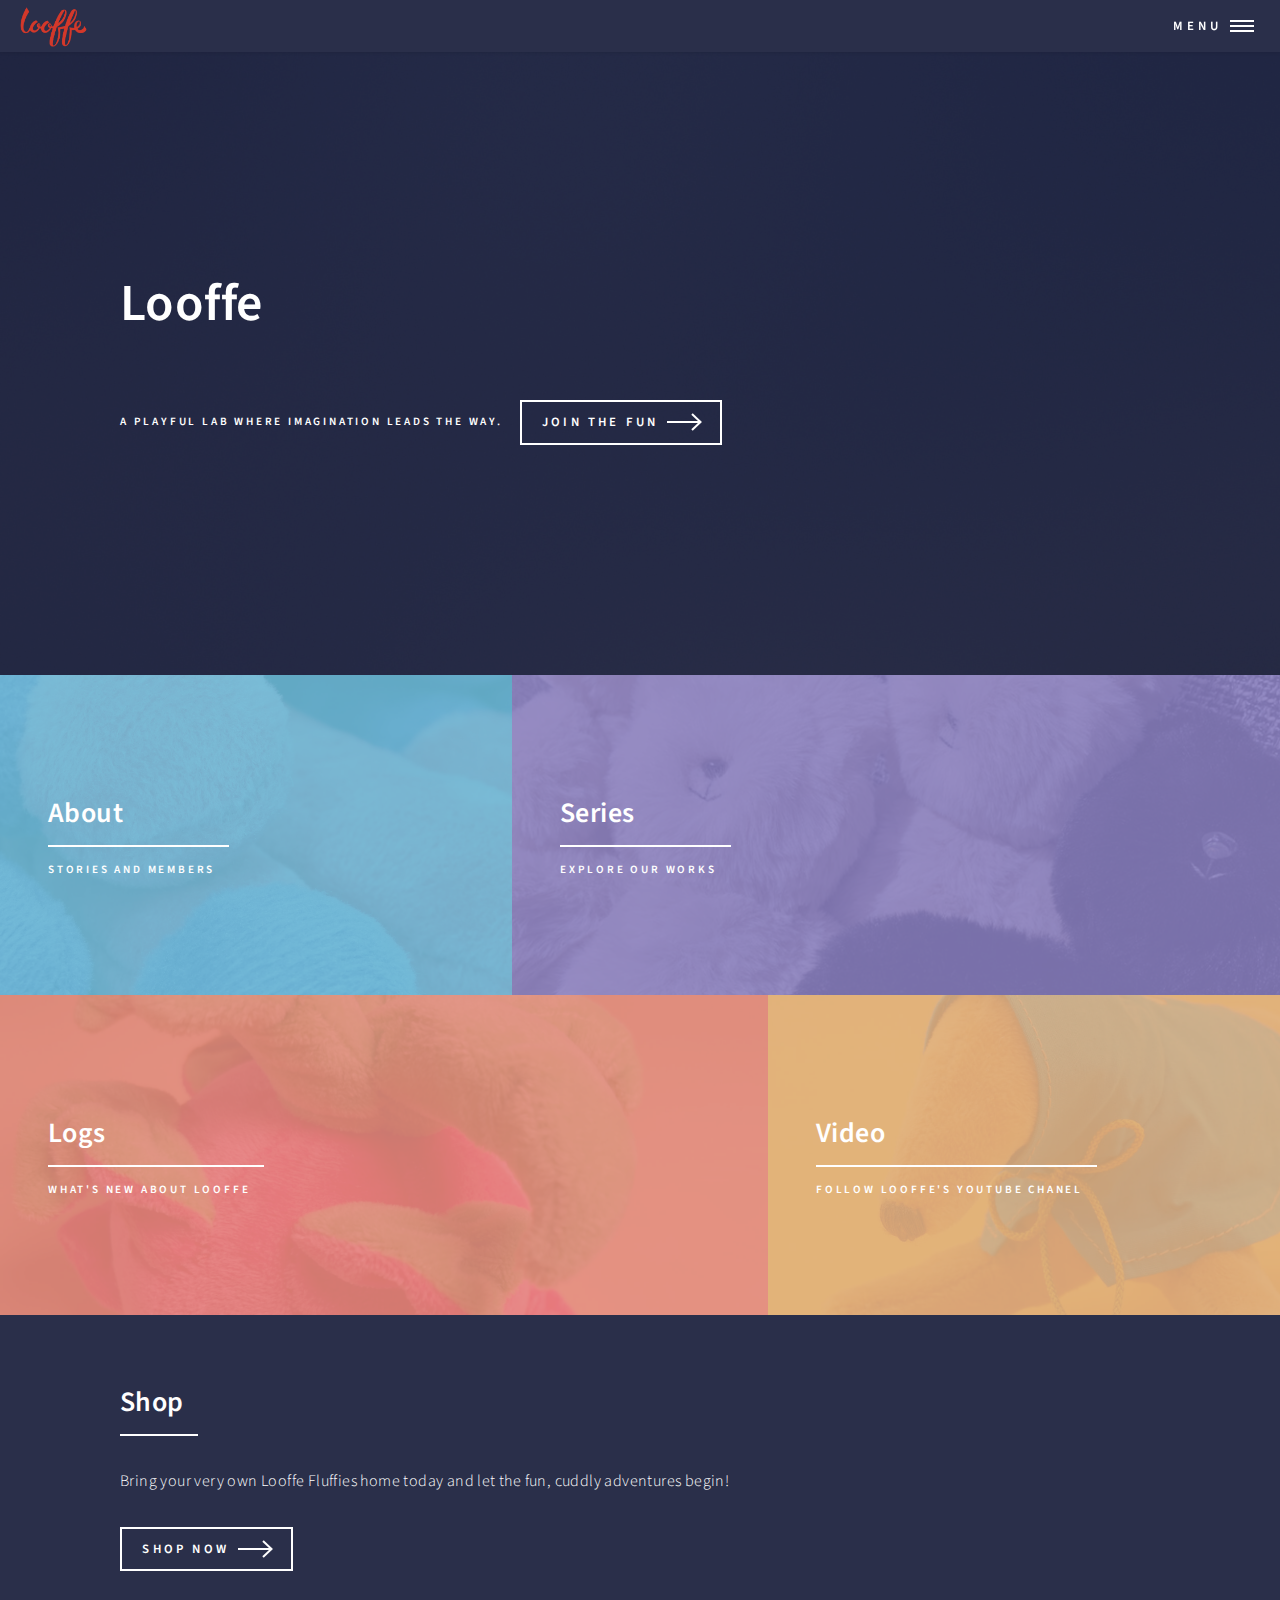
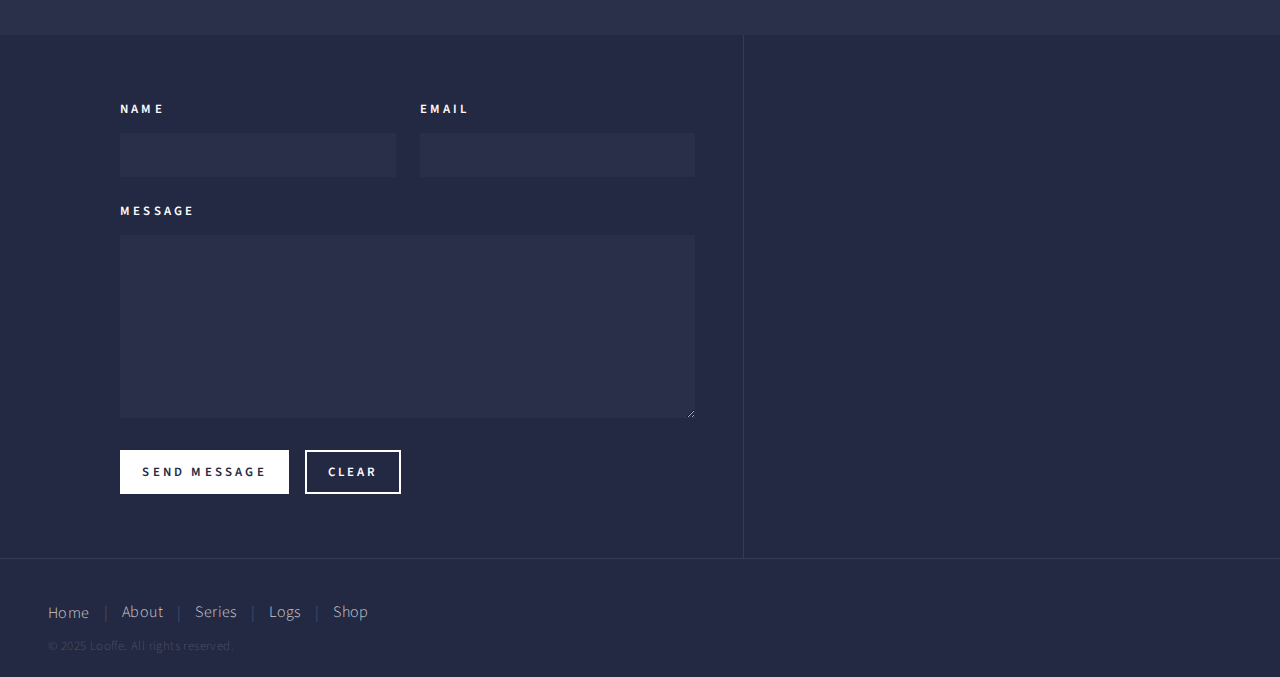
<file: index.html>
<!DOCTYPE HTML>
<!--
	Forty by HTML5 UP
	html5up.net | @ajlkn
	Free for personal and commercial use under the CCA 3.0 license (html5up.net/license)
-->
<html>
	<head>
		<title>Looffe</title>
		<meta charset="utf-8" />
		<meta name="viewport" content="width=device-width, initial-scale=1, user-scalable=no" />
		<link rel="stylesheet" href="assets/css/main.css" />
		<noscript><link rel="stylesheet" href="assets/css/noscript.css" /></noscript>
	</head>
	<body class="is-preload">

		<!-- Wrapper -->
			<div id="wrapper">

				<!-- Header -->
                 <header id="header">
                   <a href="index.html" class="logo"><img src="images/logo.png" alt="Looffe Logo" />
                   <nav>
                   <a href="#menu">Menu</a>
                   </nav>
                   </header>

				<!-- Menu -->
					<nav id="menu">
						<ul class="links">
							<li><a href="index.html">Home</a></li>
							<li><a href="about.html">About</a></li>
							<li><a href="series.html">Series</a></li>
							<li><a href="logs.html">Logs</a></li>
						</ul>
						<ul class="actions stacked">
							<li><a href="https://www.pinkoi.com/store/looffe" class="button primary fit">Shop</a></li>
						</ul>
					</nav>

				<!-- Banner -->
					<section id="banner" class="major">
						<div class="inner">
							<header class="major">
									<span class="image">
										<img src="images/banner.jpg" alt="" />
									</span>
								<h1>Looffe</h1>
							</header>
							<div class="content">
								<p>A playful lab where imagination leads the way.<br />
									</p>
								<ul class="actions">
									<li><a href="#one" class="button next scrolly">Join the Fun</a></li>
								</ul>
							</div>
						</div>
					</section>

				<!-- Main -->
					<div id="main">

						<!-- One -->
							<section id="one" class="tiles">
								<article>
									<span class="image">
										<img src="images/biochem/biochem03.jpg" alt="" />
									</span>
									<header class="major">
										<h3><a href="about.html" class="link">About</a></h3>
										<p>Stories and members</p>
									</header>
								</article>
								<article>
									<span class="image">
										<img src="images/bear/bear08.jpg" alt="" />
									</span>
									<header class="major">
										<h3><a href="series.html" class="link">Series</a></h3>
										<p>Explore our works</p>
									</header>
								</article>
								<article>
									<span class="image">
										<img src="images/others/others17.jpg" alt="" />
									</span>
									<header class="major">
										<h3><a href="logs.html" class="link">Logs</a></h3>
										<p>What's new about Looffe</p>
									</header>
								</article>
								<article>
									<span class="image">
										<img src="images/others/others06.jpg" alt="" />
									</span>
									<header class="major">
										<h3><a href="https://www.youtube.com/@looffeplush" class="link">Video</a></h3>
										<p>Follow Looffe's Youtube chanel</p>
									</header>
								</article>

							</section>

						<!-- Two -->
							<section id="two">
								<div class="inner">
									<header class="major">
										<h2>Shop</h2>
									</header>
									<p>Bring your very own Looffe Fluffies home today and let the fun, cuddly adventures begin!</p>
									<ul class="actions">
										<li><a href="https://www.pinkoi.com/store/looffe" class="button next">Shop Now</a></li>
									</ul>
								</div>
							</section>

					</div>

				<!-- Contact -->
					<section id="contact">
						<div class="inner">
							<section>
								<form method="post" action="https://formspree.io/f/xwpnwybl">
									<div class="fields">
										<div class="field half">
											<label for="name">Name</label>
											<input type="text" name="name" id="name" />
										</div>
										<div class="field half">
											<label for="email">Email</label>
											<input type="text" name="email" id="email" />
										</div>
										<div class="field">
											<label for="message">Message</label>
											<textarea name="message" id="message" rows="6"></textarea>
										</div>
									</div>
									<ul class="actions">
										<li><input type="submit" value="Send Message" class="primary" /></li>
										<li><input type="reset" value="Clear" /></li>
									</ul>
								</form>
							</section>

							</section>
						</div>
					</section>

    <!-- Footer -->
<footer id="footer">
  <div class="inner">

    <!-- Quick Links -->
    <section class="footer-menu">
      <ul>
        <li><a href="index.html">Home</a></li>
        <li><a href="about.html">About</a></li>
        <li><a href="series.html">Series</a></li>
        <li><a href="logs.html">Logs</a></li>
		<li><a href="https://www.pinkoi.com/store/looffe">Shop</a></li>
      </ul>
	  
    </section>

    <!-- Copyright -->
    <ul class="copyright">
      <li>&copy; 2025 Looffe. All rights reserved.</li>
    </ul>

		<!-- Scripts -->
			<script src="assets/js/jquery.min.js"></script>
			<script src="assets/js/jquery.scrolly.min.js"></script>
			<script src="assets/js/jquery.scrollex.min.js"></script>
			<script src="assets/js/browser.min.js"></script>
			<script src="assets/js/breakpoints.min.js"></script>
			<script src="assets/js/util.js"></script>
			<script src="assets/js/main.js"></script>

	</body>
</html>
</file>
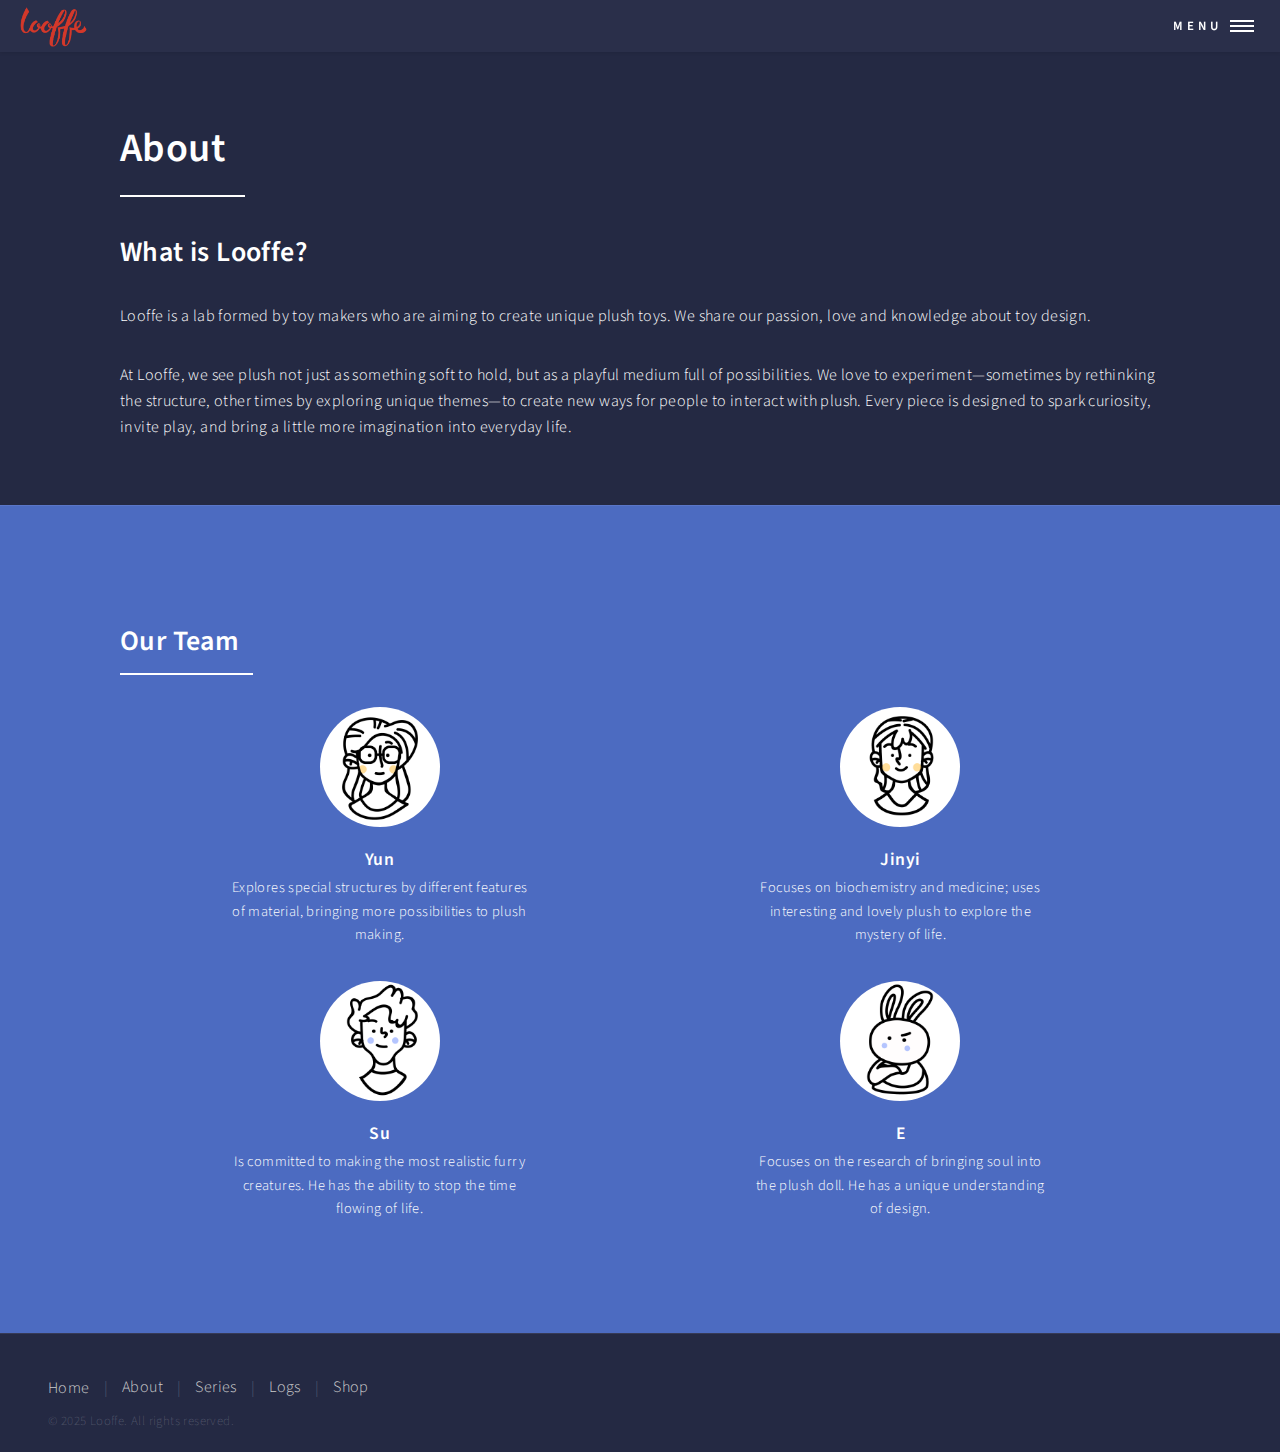
<file: about.html>
<!DOCTYPE HTML>
<!--
	Forty by HTML5 UP
	html5up.net | @ajlkn
	Free for personal and commercial use under the CCA 3.0 license (html5up.net/license)
-->
<html>
	<head>
		<title>About</title>
		<meta charset="utf-8" />
		<meta name="viewport" content="width=device-width, initial-scale=1, user-scalable=no" />
		<link rel="stylesheet" href="assets/css/main.css" />
		<noscript><link rel="stylesheet" href="assets/css/noscript.css" /></noscript>
	</head>
	<body class="is-preload">

		<!-- Wrapper -->
			<div id="wrapper">

				<!-- Header -->
					<header id="header">
                      <a href="index.html" class="logo"><img src="images/logo.png" alt="Looffe Logo" />
						<nav>
							<a href="#menu">Menu</a>
						</nav>
					</header>

				<!-- Menu -->
					<nav id="menu">
						<ul class="links">
							<li><a href="index.html">Home</a></li>
							<li><a href="about.html">About</a></li>
							<li><a href="series.html">Series</a></li>
							<li><a href="logs.html">Logs</a></li>
						</ul>
						<ul class="actions stacked">
							<li><a href="https://www.pinkoi.com/store/looffe" class="button primary fit">Shop</a></li>
						</ul>
					</nav>

				<!-- Main -->
					<div id="main" class="alt">

						<!-- One -->
							<section id="one">
								<div class="inner">
									<header class="major">
										<h1>About</h1>
									</header>

								<!-- Content -->
					<h2 id="content">What is Looffe?</h2>
					<p>Looffe is a lab formed by toy makers who are aiming to create unique plush toys. We share our passion, love and knowledge about toy design.</p>
				    <p>At Looffe, we see plush not just as something soft to hold, but as a playful medium full of possibilities. We love to experiment—sometimes by rethinking the structure, other times by exploring unique themes—to create new ways for people to interact with plush. Every piece is designed to spark curiosity, invite play, and bring a little more imagination into everyday life.</p>
				</div>
			</section>

			<!-- Team Section with background -->
			<section id="team" class="wrapper style2" style="background-color: #5980e9c3; padding: 3em 0;">
				<div class="inner">
					<header class="major">
						<h2 id="content">Our Team</h2>
					</header>

					<div class="team-members">
						<!-- 成员 1 -->
						<div class="member">
							<img src="images/member1.png" alt="Yun">
							<h3>Yun</h3>
							<p>Explores special structures by different features of material, bringing more possibilities to plush making.</p>
						</div>

						<!-- 成员 2 -->
						<div class="member">
							<img src="images/member2.png" alt="Jinyi">
							<h3>Jinyi</h3>
							<p>Focuses on biochemistry and medicine; uses interesting and lovely plush to explore the mystery of life.</p>
						</div>

						<!-- 成员 3 -->
						<div class="member">
							<img src="images/member3.png" alt="Su">
							<h3>Su</h3>
							<p>Is committed to making the most realistic furry creatures. He has the ability to stop the time flowing of life.</p>
						</div>

						<!-- 成员 4 -->
						<div class="member">
							<img src="images/member4.png" alt="E">
							<h3>E</h3>
							<p>Focuses on the research of bringing soul into the plush doll. He has a unique understanding of design.</p>
						</div>
					</div>
				</div>
								
								</div>
							</section>

					</div>

				

    <!-- Footer -->
<footer id="footer">
  <div class="inner">

    <!-- Quick Links -->
    <section class="footer-menu">
      <ul>
        <li><a href="index.html">Home</a></li>
        <li><a href="about.html">About</a></li>
        <li><a href="series.html">Series</a></li>
        <li><a href="logs.html">Logs</a></li>
		<li><a href="https://www.pinkoi.com/store/looffe">Shop</a></li>
      </ul>
	  
    </section>

    <!-- Copyright -->
    <ul class="copyright">
      <li>&copy; 2025 Looffe. All rights reserved.</li>
    </ul>

		<!-- Scripts -->
			<script src="assets/js/jquery.min.js"></script>
			<script src="assets/js/jquery.scrolly.min.js"></script>
			<script src="assets/js/jquery.scrollex.min.js"></script>
			<script src="assets/js/browser.min.js"></script>
			<script src="assets/js/breakpoints.min.js"></script>
			<script src="assets/js/util.js"></script>
			<script src="assets/js/main.js"></script>

	</body>
</html>
</file>
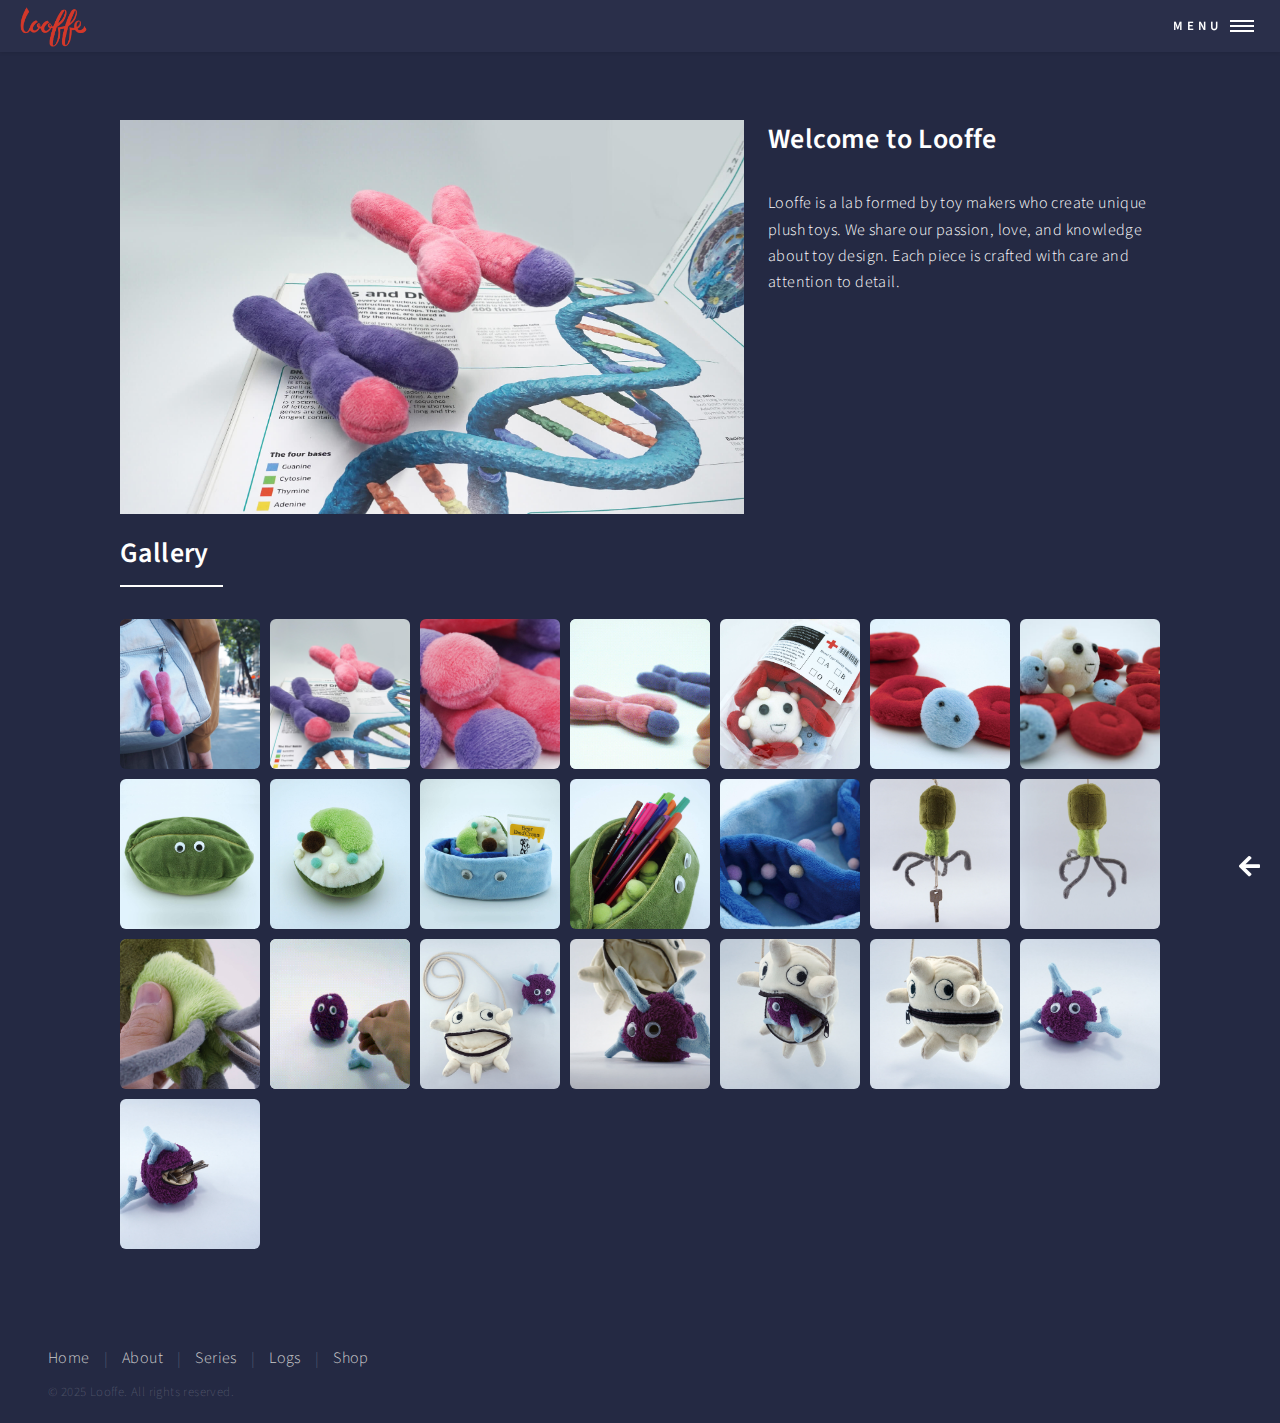
<file: biochem.html>
<!DOCTYPE HTML>
<html>
<head>
    <title>B-Ear</title>
    <meta charset="utf-8" />
    <meta name="viewport" content="width=device-width, initial-scale=1, user-scalable=no" />
    <link rel="stylesheet" href="assets/css/main.css" />
    <noscript><link rel="stylesheet" href="assets/css/noscript.css" /></noscript>
    <style>

        /* Lightbox 样式 */
        .lightbox {
            display: none;
            position: fixed;
            z-index: 9999;
            top: 0; left: 0;
            width: 100%; height: 100%;
            background-color: rgba(0,0,0,0.85);
            justify-content: center;
            align-items: center;
            text-align: center;
        }
        .lightbox-content {
            max-width: 90%;
            max-height: 90%;
            margin: auto;
            display: block;
        }
        .lightbox .close {
            position: fixed;
            top: 20px;
            right: 20px;
            font-size: 2em;
            color: white;
            background: none;
            border: none;
            cursor: pointer;
            z-index: 10000;
        }
    </style>
</head>
<body class="is-preload">

<div id="wrapper">

    <!-- Header -->
    <header id="header">
        <a href="index.html" class="logo"><img src="images/logo.png" alt="Looffe Logo" />
        <nav>
            <a href="#menu">Menu</a>
        </nav>
    </header>

				<!-- Menu -->
					<nav id="menu">
						<ul class="links">
							<li><a href="index.html">Home</a></li>
							<li><a href="about.html">About</a></li>
							<li><a href="series.html">Series</a></li>
							<li><a href="logs.html">Logs</a></li>
						</ul>
						<ul class="actions stacked">
							<li><a href="https://www.pinkoi.com/store/looffe" class="button primary fit">Shop</a></li>
						</ul>
					</nav>

    <!-- 文字+左图 section -->
    <section class="wrapper style1">
        <div class="inner">
            <div class="spotlight">
                <div class="image left"><img src="images/biochem/biochem02.jpg" alt="Intro Image" /></div>
                <div class="content">
                    <h2>Welcome to Looffe</h2>
                    <p>Looffe is a lab formed by toy makers who create unique plush toys. We share our passion, love, and knowledge about toy design. Each piece is crafted with care and attention to detail.</p>
                </div>
            </div>
        </div>
    </section>

    <!-- Gallery Section -->
    <section id="gallery" class="wrapper style2">
        <div class="inner">
            <header class="major"><h2>Gallery</h2></header>
            <div class="gallery-grid">
      <div class="thumb"><img src="images/biochem/biochem01.jpg" data-large="images/biochem/biochem01.jpg" alt="bi01"></div>
      <div class="thumb"><img src="images/biochem/biochem02.jpg" data-large="images/biochem/biochem02.jpg" alt="bi02"></div>
	  <div class="thumb"><img src="images/biochem/biochem03.jpg" data-large="images/biochem/biochem03.jpg" alt="bi03"></div>
	  <div class="thumb"><img src="images/biochem/biochem04.gif" data-large="images/biochem/biochem04.gif" alt="bi04"></div>

      <div class="thumb"><img src="images/biochem/biochem05.jpg" data-large="images/biochem/biochem05.jpg" alt="bi05"></div>
      <div class="thumb"><img src="images/biochem/biochem06.jpg" data-large="images/flowermarket/flowermaket07.jpg" alt="bi06"></div>
	  <div class="thumb"><img src="images/biochem/biochem07.jpg" data-large="images/biochem/biochem07.jpg" alt="bi07"></div>

	  <div class="thumb"><img src="images/biochem/biochem08.jpg" data-large="images/biochem/biochem08.jpg" alt="bi08"></div>
	  <div class="thumb"><img src="images/biochem/biochem09.jpg" data-large="images/biochem/biochem09.jpg" alt="bi09"></div>
      <div class="thumb"><img src="images/biochem/biochem10.jpg" data-large="images/biochem/biochem10.jpg" alt="bi10"></div>
      <div class="thumb"><img src="images/biochem/biochem11.jpg" data-large="images/biochem/biochem11.jpg" alt="bi11"></div>
	  <div class="thumb"><img src="images/biochem/biochem12.jpg" data-large="images/biochem/biochem12.jpg" alt="bi12"></div>

	  <div class="thumb"><img src="images/biochem/biochem13.jpg" data-large="images/biochem/biochem13.jpg" alt="bi13"></div>
	  <div class="thumb"><img src="images/biochem/biochem14.jpg" data-large="images/biochem/biochem14.jpg" alt="bi14"></div>
      <div class="thumb"><img src="images/biochem/biochem15.jpg" data-large="images/biochem/biochem15.jpg" alt="bi15"></div>
      <div class="thumb"><img src="images/biochem/biochem16.gif" data-large="images/biochem/biochem16.gif" alt="bi16"></div>
	  <div class="thumb"><img src="images/biochem/biochem17.jpg" data-large="images/biochem/biochem17.jpg" alt="bi17"></div>
      <div class="thumb"><img src="images/biochem/biochem18.jpg" data-large="images/biochem/biochem18.jpg" alt="bi18"></div>
      <div class="thumb"><img src="images/biochem/biochem19.jpg" data-large="images/biochem/biochem19.jpg" alt="bi19"></div>
	  <div class="thumb"><img src="images/biochem/biochem20.jpg" data-large="images/biochem/biochem20.jpg" alt="bi20"></div>
      <div class="thumb"><img src="images/biochem/biochem21.jpg" data-large="images/biochem/biochem21.jpg" alt="bi21"></div>
	  <div class="thumb"><img src="images/biochem/biochem22.jpg" data-large="images/biochem/biochem22.jpg" alt="bi22"></div>
			</div>
        </div>
    </section>

    <!-- Lightbox -->
    <div id="lightbox" class="lightbox" aria-hidden="true">
        <button class="close" aria-label="Close">&times;</button>
        <img id="lightbox-img" class="lightbox-content" alt="">
    </div>

    <!-- Footer -->
<footer id="footer">
  <div class="inner">

    <!-- Quick Links -->
    <section class="footer-menu">
      <ul>
        <li><a href="index.html">Home</a></li>
        <li><a href="about.html">About</a></li>
        <li><a href="series.html">Series</a></li>
        <li><a href="logs.html">Logs</a></li>
		<li><a href="https://www.pinkoi.com/store/looffe">Shop</a></li>
      </ul>
	  
    </section>

    <!-- Copyright -->
    <ul class="copyright">
      <li>&copy; 2025 Looffe. All rights reserved.</li>
    </ul>

</div>

<a href="series.html" class="back-float">
  <i class="fas fa-arrow-left"></i>
</a>


<!-- Scripts -->
<script src="assets/js/jquery.min.js"></script>
<script src="assets/js/jquery.scrolly.min.js"></script>
<script src="assets/js/jquery.scrollex.min.js"></script>
<script src="assets/js/browser.min.js"></script>
<script src="assets/js/breakpoints.min.js"></script>
<script src="assets/js/util.js"></script>
<script src="assets/js/main.js"></script>

<script>
$(document).ready(function(){
    // 取消之前绑定，避免重复触发
    $(".thumb img").off("click").on("click", function(){
        var src = $(this).attr("data-large");
        $("#lightbox-img").attr("src", src);
        $("#lightbox").fadeIn();
    });

    $("#lightbox, .lightbox .close").off("click").on("click", function(e){
        // 如果点击的不是图片，才关闭
        if(e.target.id === "lightbox" || $(e.target).hasClass("close")){
            $("#lightbox").fadeOut();
        }
    });
});
</script>

</body>
</html>
</file>
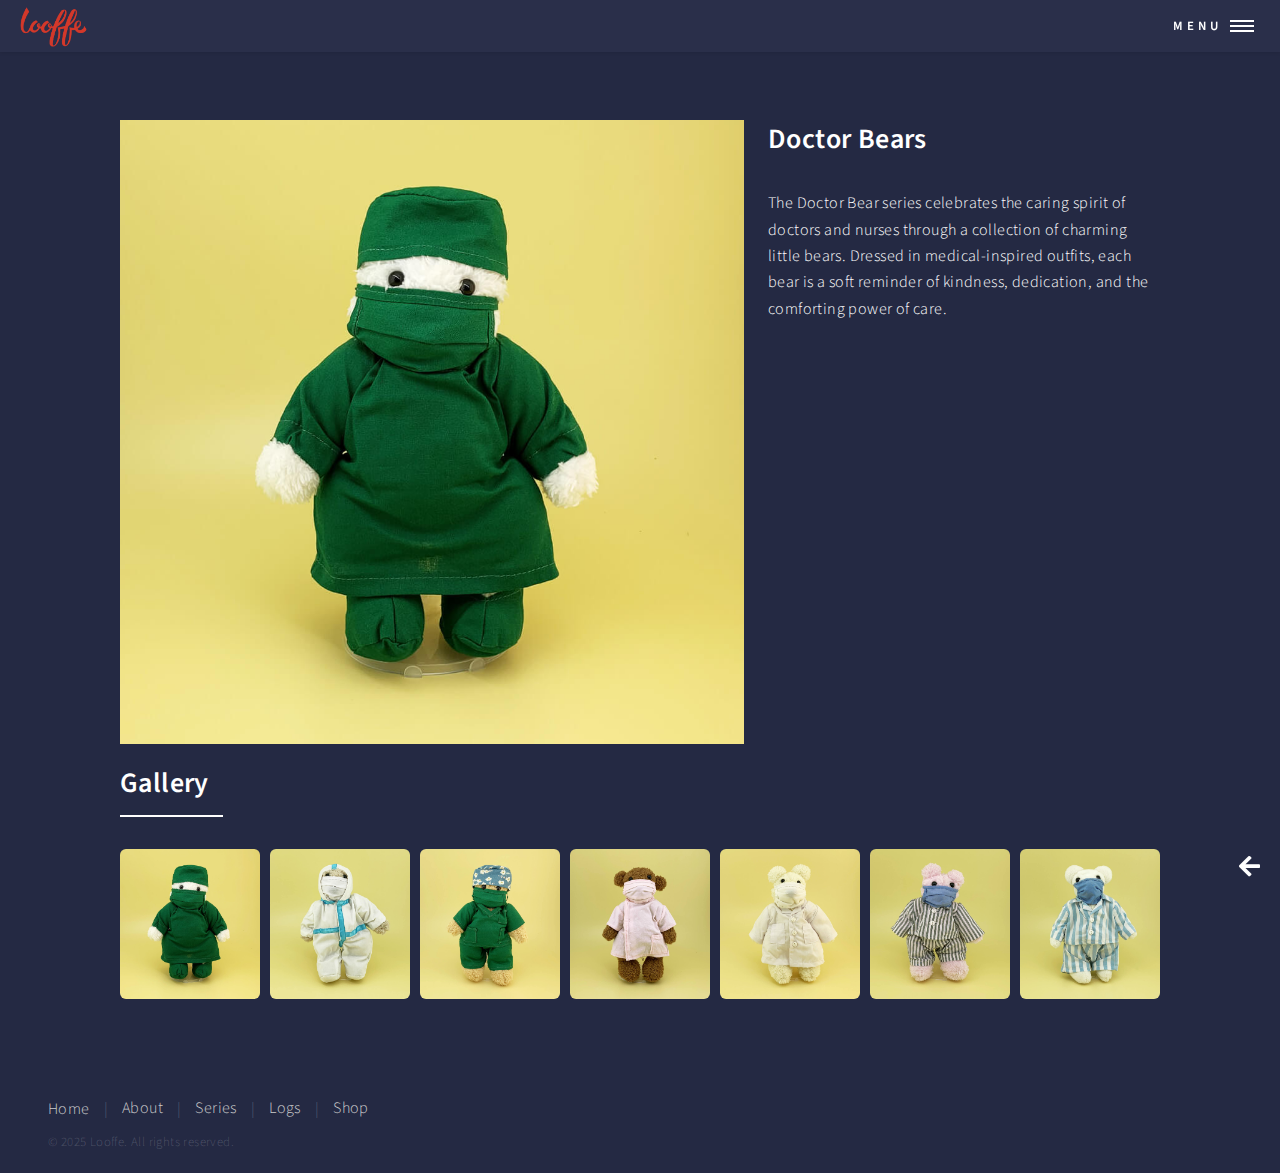
<file: docbear.html>
<!DOCTYPE HTML>
<html>
<head>
    <title>Doctor Bears</title>
    <meta charset="utf-8" />
    <meta name="viewport" content="width=device-width, initial-scale=1, user-scalable=no" />
    <link rel="stylesheet" href="assets/css/main.css" />
    <noscript><link rel="stylesheet" href="assets/css/noscript.css" /></noscript>
    <style>

        /* Lightbox 样式 */
        .lightbox {
            display: none;
            position: fixed;
            z-index: 9999;
            top: 0; left: 0;
            width: 100%; height: 100%;
            background-color: rgba(0,0,0,0.85);
            justify-content: center;
            align-items: center;
            text-align: center;
        }
        .lightbox-content {
            max-width: 90%;
            max-height: 90%;
            margin: auto;
            display: block;
        }
        .lightbox .close {
            position: fixed;
            top: 20px;
            right: 20px;
            font-size: 2em;
            color: white;
            background: none;
            border: none;
            cursor: pointer;
            z-index: 10000;
        }
    </style>
</head>
<body class="is-preload">

<div id="wrapper">

    <!-- Header -->
    <header id="header">
        <a href="index.html" class="logo"><img src="images/logo.png" alt="Looffe Logo" />
        <nav>
            <a href="#menu">Menu</a>
        </nav>
    </header>

				<!-- Menu -->
					<nav id="menu">
						<ul class="links">
							<li><a href="index.html">Home</a></li>
							<li><a href="about.html">About</a></li>
							<li><a href="series.html">Series</a></li>
							<li><a href="logs.html">Logs</a></li>
						</ul>
						<ul class="actions stacked">
							<li><a href="https://www.pinkoi.com/store/looffe" class="button primary fit">Shop</a></li>
						</ul>
					</nav>

    <!-- 文字+左图 section -->
    <section class="wrapper style1">
        <div class="inner">
            <div class="spotlight">
                <div class="image left"><img src="images/docbear/docbear01.jpg" alt="Intro Image" /></div>
                <div class="content">
                    <h2>Doctor Bears</h2>
                    <p>The Doctor Bear series celebrates the caring spirit of doctors and nurses through a collection of charming little bears. Dressed in medical-inspired outfits, each bear is a soft reminder of kindness, dedication, and the comforting power of care.</p>
                </div>
            </div>
        </div>
    </section>

    <!-- Gallery Section -->
    <section id="gallery" class="wrapper style2">
        <div class="inner">
            <header class="major"><h2>Gallery</h2></header>
            <div class="gallery-grid">
      <div class="thumb"><img src="images/docbear/docbear01.jpg" data-large="images/docbear/docbear01.jpg" alt="dc01"></div>
      <div class="thumb"><img src="images/docbear/docbear02.jpg" data-large="images/docbear/docbear02.jpg" alt="dc02"></div>
	  <div class="thumb"><img src="images/docbear/docbear03.jpg" data-large="images/docbear/docbear03.jpg" alt="dc03"></div>
	  <div class="thumb"><img src="images/docbear/docbear04.jpg" data-large="images/docbear/docbear04.jpg" alt="dc04"></div>
	  <div class="thumb"><img src="images/docbear/docbear05.jpg" data-large="images/docbear/docbear05.jpg" alt="dc05"></div>

      <div class="thumb"><img src="images/docbear/docbear06.jpg" data-large="images/docbear/docbear06.jpg" alt="dc06"></div>
      <div class="thumb"><img src="images/docbear/docbear07.jpg" data-large="images/docbear/docbear07.jpg" alt="dc07"></div>
			</div>
        </div>
    </section>

    <!-- Lightbox -->
    <div id="lightbox" class="lightbox" aria-hidden="true">
        <button class="close" aria-label="Close">&times;</button>
        <img id="lightbox-img" class="lightbox-content" alt="">
    </div>

    <!-- Footer -->
<footer id="footer">
  <div class="inner">

    <!-- Quick Links -->
    <section class="footer-menu">
      <ul>
        <li><a href="index.html">Home</a></li>
        <li><a href="about.html">About</a></li>
        <li><a href="series.html">Series</a></li>
        <li><a href="logs.html">Logs</a></li>
		<li><a href="https://www.pinkoi.com/store/looffe">Shop</a></li>
      </ul>
	  
    </section>

    <!-- Copyright -->
    <ul class="copyright">
      <li>&copy; 2025 Looffe. All rights reserved.</li>
    </ul>

</div>

<a href="series.html" class="back-float">
  <i class="fas fa-arrow-left"></i>
</a>


<!-- Scripts -->
<script src="assets/js/jquery.min.js"></script>
<script src="assets/js/jquery.scrolly.min.js"></script>
<script src="assets/js/jquery.scrollex.min.js"></script>
<script src="assets/js/browser.min.js"></script>
<script src="assets/js/breakpoints.min.js"></script>
<script src="assets/js/util.js"></script>
<script src="assets/js/main.js"></script>



</body>
</html>
</file>
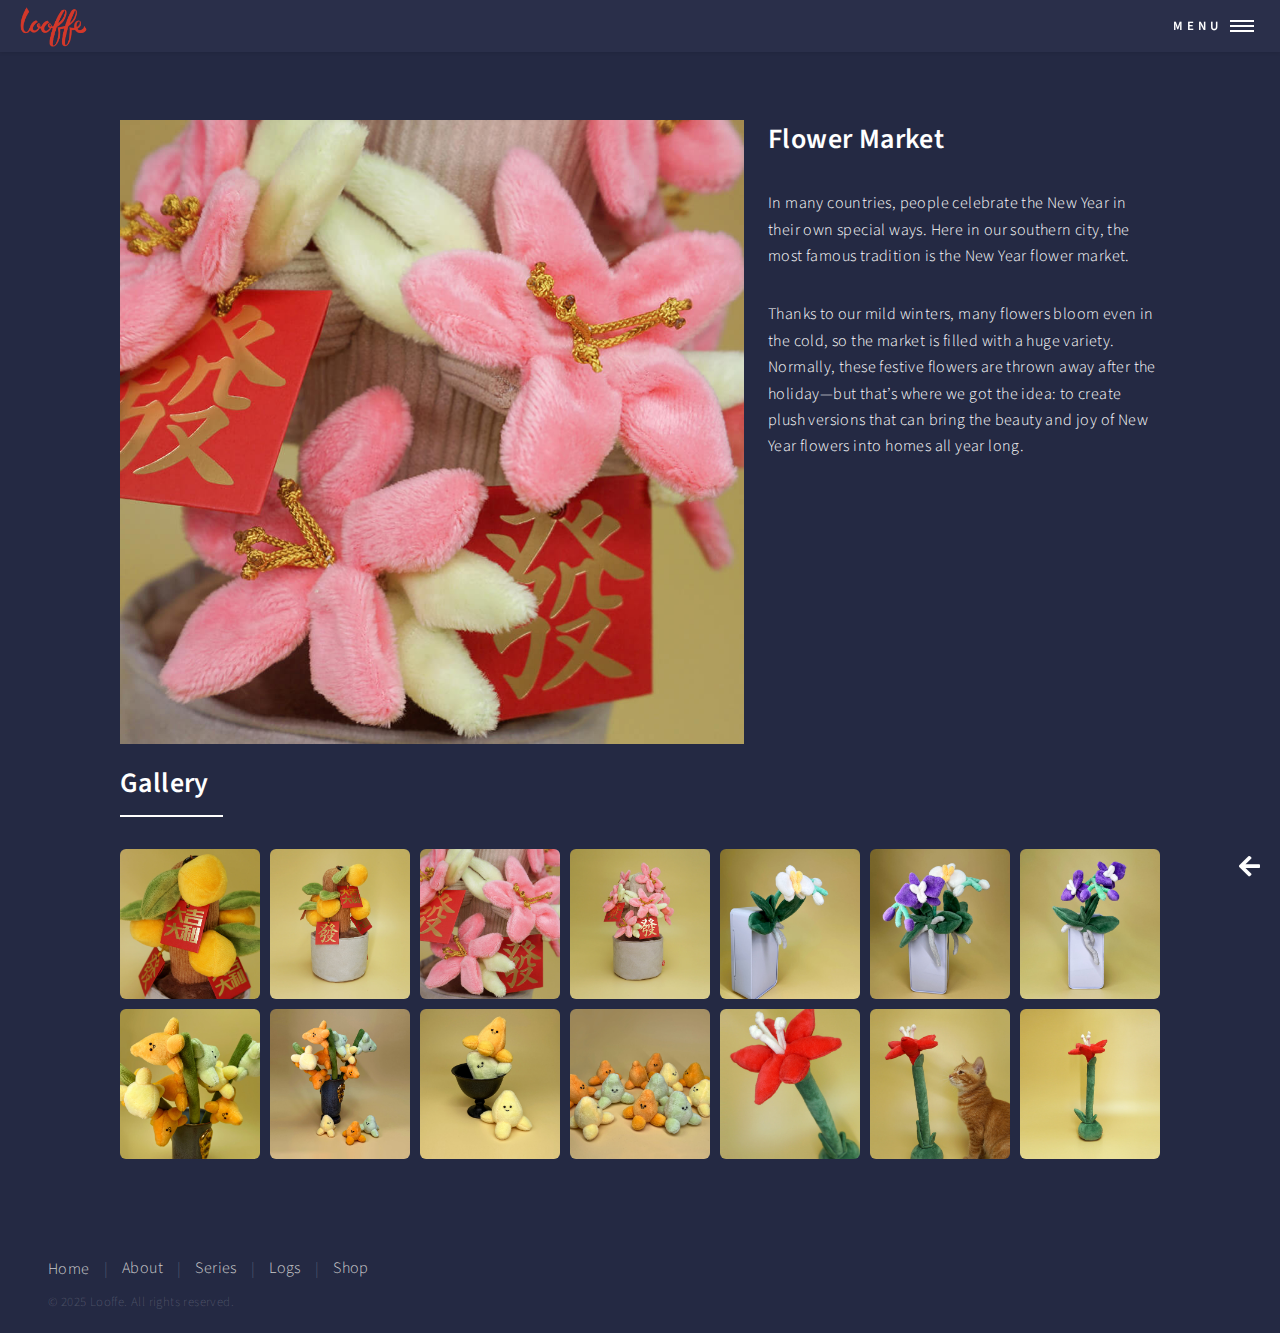
<file: flowermarket.html>
<!DOCTYPE HTML>
<html>
<head>
    <title>B-Ear</title>
    <meta charset="utf-8" />
    <meta name="viewport" content="width=device-width, initial-scale=1, user-scalable=no" />
    <link rel="stylesheet" href="assets/css/main.css" />
    <noscript><link rel="stylesheet" href="assets/css/noscript.css" /></noscript>
    <style>

        /* Lightbox 样式 */
        .lightbox {
            display: none;
            position: fixed;
            z-index: 9999;
            top: 0; left: 0;
            width: 100%; height: 100%;
            background-color: rgba(0,0,0,0.85);
            justify-content: center;
            align-items: center;
            text-align: center;
        }
        .lightbox-content {
            max-width: 90%;
            max-height: 90%;
            margin: auto;
            display: block;
        }
        .lightbox .close {
            position: fixed;
            top: 20px;
            right: 20px;
            font-size: 2em;
            color: white;
            background: none;
            border: none;
            cursor: pointer;
            z-index: 10000;
        }
    </style>
</head>
<body class="is-preload">

<div id="wrapper">

    <!-- Header -->
    <header id="header">
        <a href="index.html" class="logo"><img src="images/logo.png" alt="Looffe Logo" />
        <nav>
            <a href="#menu">Menu</a>
        </nav>
    </header>

				<!-- Menu -->
					<nav id="menu">
						<ul class="links">
							<li><a href="index.html">Home</a></li>
							<li><a href="about.html">About</a></li>
							<li><a href="series.html">Series</a></li>
							<li><a href="logs.html">Logs</a></li>
						</ul>
						<ul class="actions stacked">
							<li><a href="https://www.pinkoi.com/store/looffe" class="button primary fit">Shop</a></li>
						</ul>
					</nav>

    <!-- 文字+左图 section -->
    <section class="wrapper style1">
        <div class="inner">
            <div class="spotlight">
                <div class="image left"><img src="images/flowermarket/flowermaket03.jpg" alt="Intro Image" /></div>
                <div class="content">
                    <h2>Flower Market</h2>
                    <p>In many countries, people celebrate the New Year in their own special ways. Here in our southern city, the most famous tradition is the New Year flower market.</p>
                    <p> Thanks to our mild winters, many flowers bloom even in the cold, so the market is filled with a huge variety. Normally, these festive flowers are thrown away after the holiday—but that’s where we got the idea: to create plush versions that can bring the beauty and joy of New Year flowers into homes all year long.</p>
                </div>
            </div>
        </div>
    </section>

    <!-- Gallery Section -->
    <section id="gallery" class="wrapper style2">
        <div class="inner">
            <header class="major"><h2>Gallery</h2></header>
            <div class="gallery-grid">
      <div class="thumb"><img src="images/flowermarket/flowermaket01.jpg" data-large="images/flowermarket/flowermaket01.jpg" alt="f01"></div>
      <div class="thumb"><img src="images/flowermarket/flowermaket02.jpg" data-large="images/flowermarket/flowermaket02.jpg" alt="f02"></div>
	  <div class="thumb"><img src="images/flowermarket/flowermaket03.jpg" data-large="images/flowermarket/flowermaket03.jpg" alt="f03"></div>
	  <div class="thumb"><img src="images/flowermarket/flowermaket04.jpg" data-large="images/flowermarket/flowermaket04.jpg" alt="f04"></div>
	  <div class="thumb"><img src="images/flowermarket/flowermaket05.jpg" data-large="images/flowermarket/flowermaket05.jpg" alt="f05"></div>

      <div class="thumb"><img src="images/flowermarket/flowermaket06.jpg" data-large="images/flowermarket/flowermaket06.jpg" alt="f06"></div>
      <div class="thumb"><img src="images/flowermarket/flowermaket07.jpg" data-large="images/flowermarket/flowermaket07.jpg" alt="f07"></div>
	  <div class="thumb"><img src="images/flowermarket/flowermaket08.jpg" data-large="images/flowermarket/flowermaket08.jpg" alt="f08"></div>
	  <div class="thumb"><img src="images/flowermarket/flowermaket09.jpg" data-large="images/flowermarket/flowermaket09.jpg" alt="f09"></div>
	  <div class="thumb"><img src="images/flowermarket/flowermaket10.jpg" data-large="images/flowermarket/flowermaket10.jpg" alt="f10"></div>
    
      <div class="thumb"><img src="images/flowermarket/flowermaket11.jpg" data-large="images/flowermarket/flowermaket11.jpg" alt="f11"></div>
      <div class="thumb"><img src="images/flowermarket/flowermaket12.jpg" data-large="images/flowermarket/flowermaket12.jpg" alt="f12"></div>
	  <div class="thumb"><img src="images/flowermarket/flowermaket13.jpg" data-large="images/flowermarket/flowermaket13.jpg" alt="f13"></div>
	  <div class="thumb"><img src="images/flowermarket/flowermaket14.jpg" data-large="images/flowermarket/flowermaket14.jpg" alt="f14"></div>
	  
			</div>
        </div>
    </section>

    <!-- Lightbox -->
    <div id="lightbox" class="lightbox" aria-hidden="true">
        <button class="close" aria-label="Close">&times;</button>
        <img id="lightbox-img" class="lightbox-content" alt="">
    </div>

    <!-- Footer -->
<footer id="footer">
  <div class="inner">

    <!-- Quick Links -->
    <section class="footer-menu">
      <ul>
        <li><a href="index.html">Home</a></li>
        <li><a href="about.html">About</a></li>
        <li><a href="series.html">Series</a></li>
        <li><a href="logs.html">Logs</a></li>
		<li><a href="https://www.pinkoi.com/store/looffe">Shop</a></li>
      </ul>
	  
    </section>

    <!-- Copyright -->
    <ul class="copyright">
      <li>&copy; 2025 Looffe. All rights reserved.</li>
    </ul>

</div>

<a href="series.html" class="back-float">
  <i class="fas fa-arrow-left"></i>
</a>


<!-- Scripts -->
<script src="assets/js/jquery.min.js"></script>
<script src="assets/js/jquery.scrolly.min.js"></script>
<script src="assets/js/jquery.scrollex.min.js"></script>
<script src="assets/js/browser.min.js"></script>
<script src="assets/js/breakpoints.min.js"></script>
<script src="assets/js/util.js"></script>
<script src="assets/js/main.js"></script>



</body>
</html>
</file>
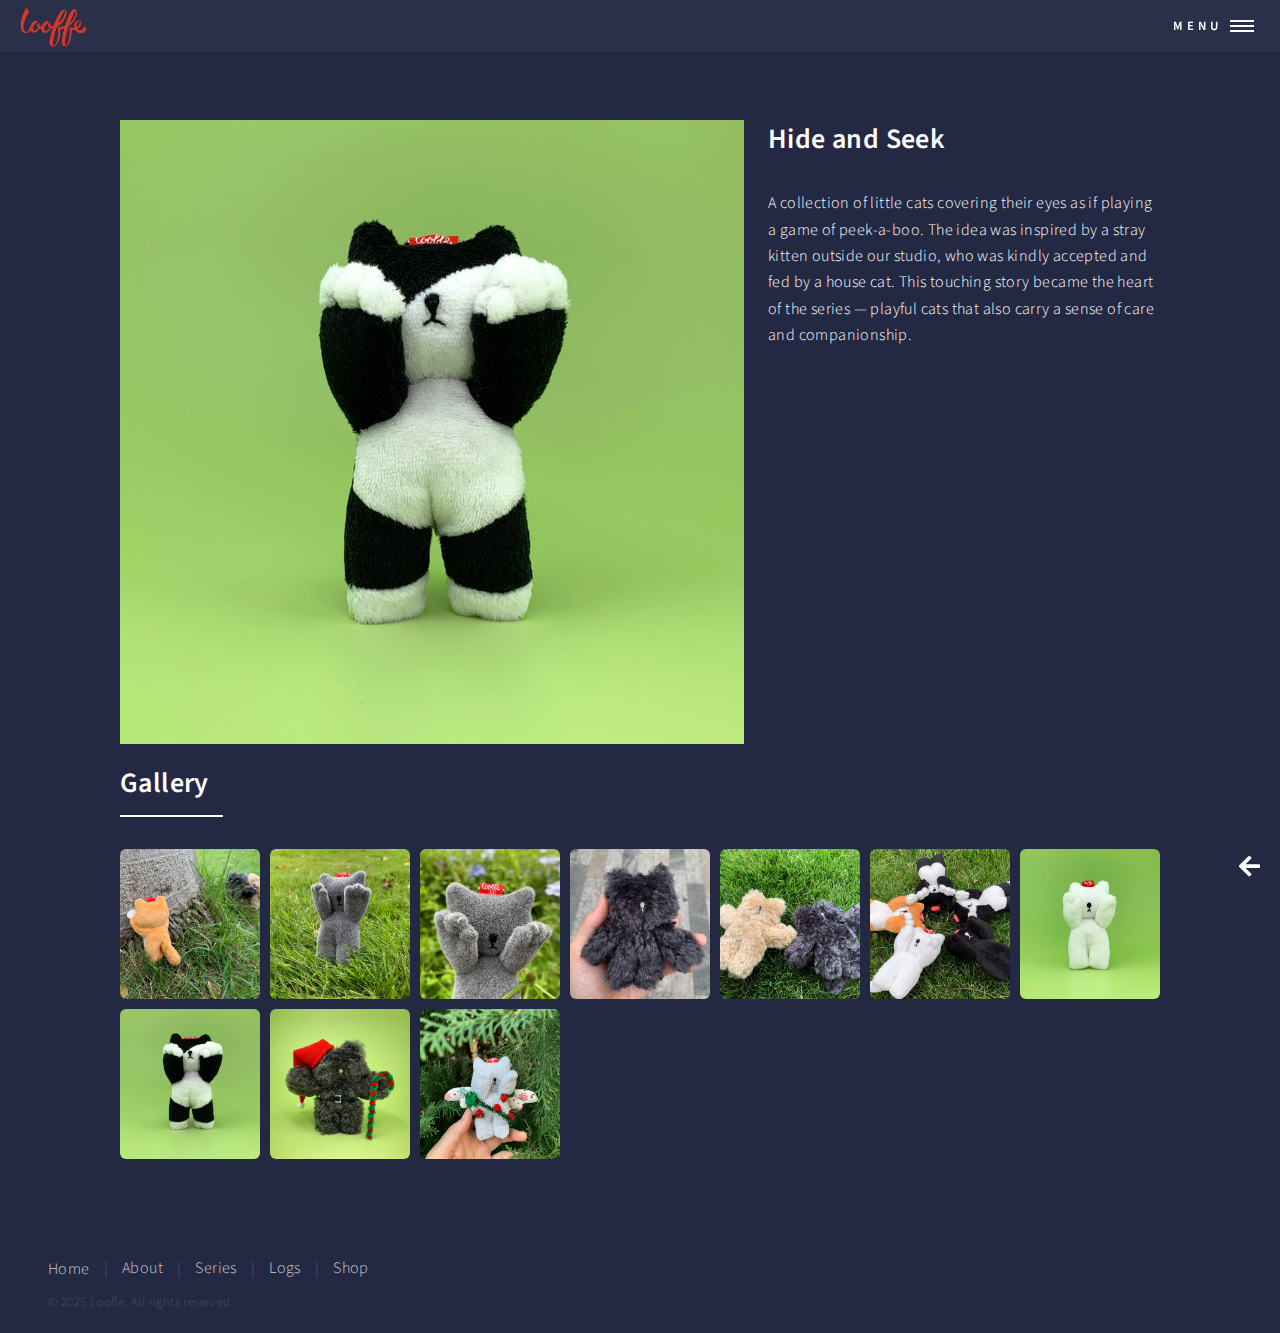
<file: hidenseek.html>
<!DOCTYPE HTML>
<html>
<head>
    <title>B-Ear</title>
    <meta charset="utf-8" />
    <meta name="viewport" content="width=device-width, initial-scale=1, user-scalable=no" />
    <link rel="stylesheet" href="assets/css/main.css" />
    <noscript><link rel="stylesheet" href="assets/css/noscript.css" /></noscript>
    <style>

        /* Lightbox 样式 */
        .lightbox {
            display: none;
            position: fixed;
            z-index: 9999;
            top: 0; left: 0;
            width: 100%; height: 100%;
            background-color: rgba(0,0,0,0.85);
            justify-content: center;
            align-items: center;
            text-align: center;
        }
        .lightbox-content {
            max-width: 90%;
            max-height: 90%;
            margin: auto;
            display: block;
        }
        .lightbox .close {
            position: fixed;
            top: 20px;
            right: 20px;
            font-size: 2em;
            color: white;
            background: none;
            border: none;
            cursor: pointer;
            z-index: 10000;
        }
    </style>
</head>
<body class="is-preload">

<div id="wrapper">

    <!-- Header -->
    <header id="header">
        <a href="index.html" class="logo"><img src="images/logo.png" alt="Looffe Logo" />
        <nav>
            <a href="#menu">Menu</a>
        </nav>
    </header>

				<!-- Menu -->
					<nav id="menu">
						<ul class="links">
							<li><a href="index.html">Home</a></li>
							<li><a href="about.html">About</a></li>
							<li><a href="series.html">Series</a></li>
							<li><a href="logs.html">Logs</a></li>
						</ul>
						<ul class="actions stacked">
							<li><a href="https://www.pinkoi.com/store/looffe" class="button primary fit">Shop</a></li>
						</ul>
					</nav>

    <!-- 文字+左图 section -->
    <section class="wrapper style1">
        <div class="inner">
            <div class="spotlight">
                <div class="image left"><img src="images/hidenseek/hidenseek08.jpg" alt="Intro Image" /></div>
                <div class="content">
                    <h2>Hide and Seek</h2>
                    <p>A collection of little cats covering their eyes as if playing a game of peek-a-boo. The idea was inspired by a stray kitten outside our studio, who was kindly accepted and fed by a house cat. This touching story became the heart of the series — playful cats that also carry a sense of care and companionship.</p>
                </div>
            </div>
        </div>
    </section>

    <!-- Gallery Section -->
    <section id="gallery" class="wrapper style2">
        <div class="inner">
            <header class="major"><h2>Gallery</h2></header>
            <div class="gallery-grid">
                <div class="thumb"><img src="images/hidenseek/hidenseek01.jpg" data-large="images/hidenseek/hidenseek01.jpg" alt="hs01"></div>
                <div class="thumb"><img src="images/hidenseek/hidenseek02.jpg" data-large="images/hidenseek/hidenseek02.jpg" alt="hs02"></div>
                <div class="thumb"><img src="images/hidenseek/hidenseek03.jpg" data-large="images/hidenseek/hidenseek03.jpg" alt="hs03"></div>
                <div class="thumb"><img src="images/hidenseek/hidenseek04.jpg" data-large="images/hidenseek/hidenseek04.jpg" alt="hs04"></div>
                <div class="thumb"><img src="images/hidenseek/hidenseek05.jpg" data-large="images/hidenseek/hidenseek05.jpg" alt="hs05"></div>
                <div class="thumb"><img src="images/hidenseek/hidenseek06.jpg" data-large="images/hidenseek/hidenseek06.jpg" alt="hs06"></div>
                <div class="thumb"><img src="images/hidenseek/hidenseek07.jpg" data-large="images/hidenseek/hidenseek07.jpg" alt="hs07"></div>
                <div class="thumb"><img src="images/hidenseek/hidenseek08.jpg" data-large="images/hidenseek/hidenseek08.jpg" alt="hs08"></div>
                <div class="thumb"><img src="images/hidenseek/hidenseek09.jpg" data-large="images/hidenseek/hidenseek09.jpg" alt="hs09"></div>
                <div class="thumb"><img src="images/hidenseek/hidenseek10.jpg" data-large="images/hidenseek/hidenseek10.jpg" alt="hs10"></div>

			</div>
        </div>
    </section>

    <!-- Lightbox -->
    <div id="lightbox" class="lightbox" aria-hidden="true">
        <button class="close" aria-label="Close">&times;</button>
        <img id="lightbox-img" class="lightbox-content" alt="">
    </div>

    <!-- Footer -->
<footer id="footer">
  <div class="inner">

    <!-- Quick Links -->
    <section class="footer-menu">
      <ul>
        <li><a href="index.html">Home</a></li>
        <li><a href="about.html">About</a></li>
        <li><a href="series.html">Series</a></li>
        <li><a href="logs.html">Logs</a></li>
		<li><a href="https://www.pinkoi.com/store/looffe">Shop</a></li>
      </ul>
	  
    </section>

    <!-- Copyright -->
    <ul class="copyright">
      <li>&copy; 2025 Looffe. All rights reserved.</li>
    </ul>

</div>

<a href="series.html" class="back-float">
  <i class="fas fa-arrow-left"></i>
</a>


<!-- Scripts -->
<script src="assets/js/jquery.min.js"></script>
<script src="assets/js/jquery.scrolly.min.js"></script>
<script src="assets/js/jquery.scrollex.min.js"></script>
<script src="assets/js/browser.min.js"></script>
<script src="assets/js/breakpoints.min.js"></script>
<script src="assets/js/util.js"></script>
<script src="assets/js/main.js"></script>


</body>
</html>
</file>
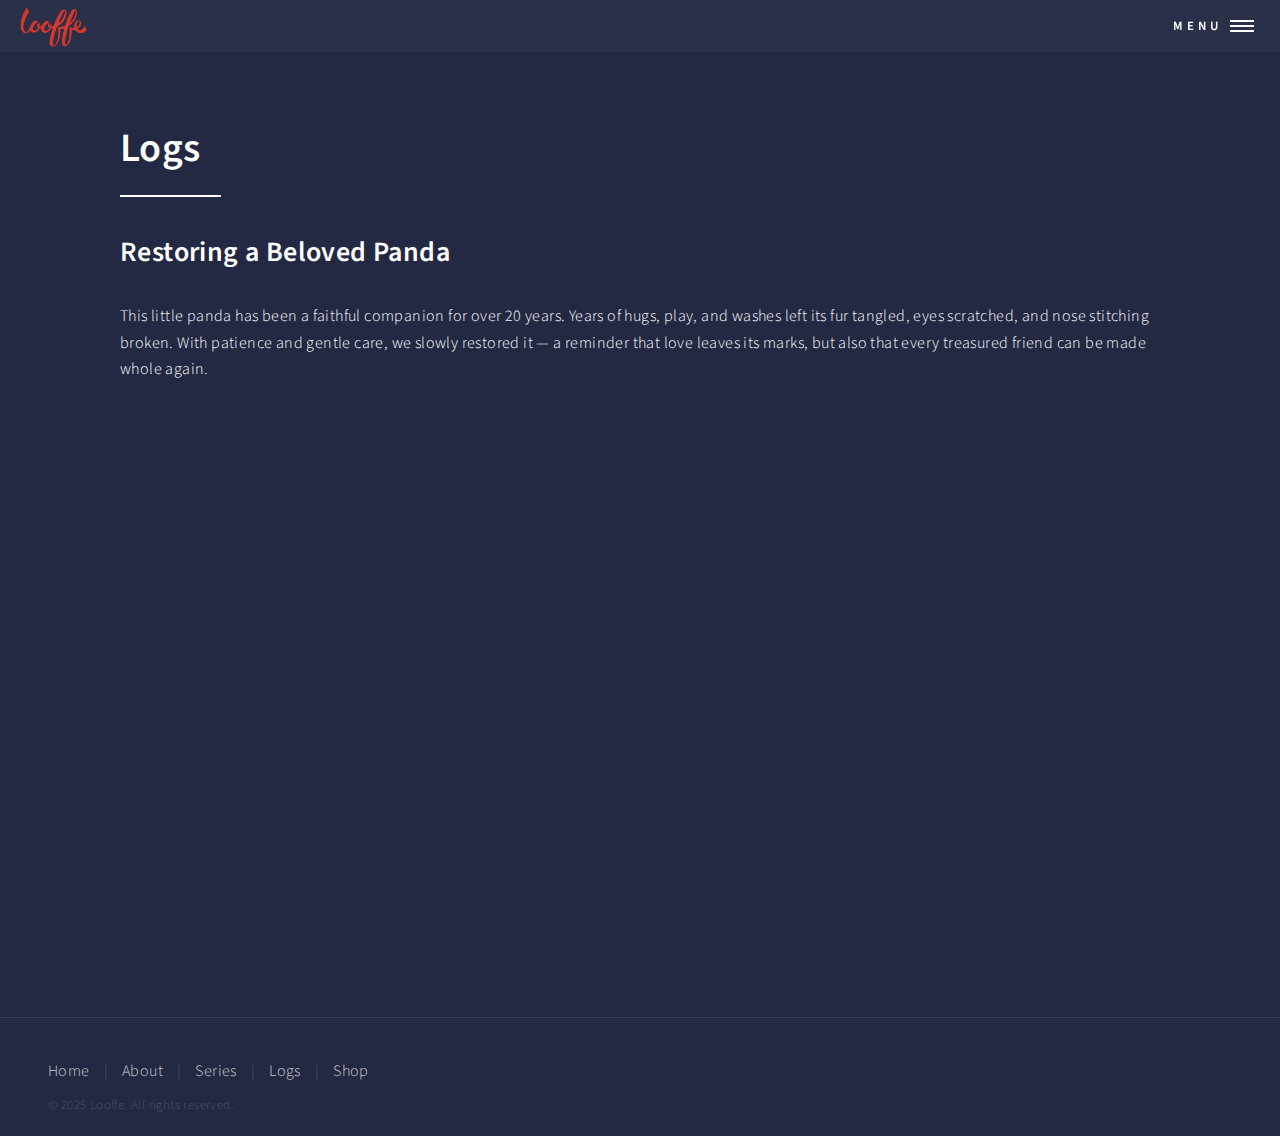
<file: logs.html>
<!DOCTYPE HTML>
<!--
	Forty by HTML5 UP
	html5up.net | @ajlkn
	Free for personal and commercial use under the CCA 3.0 license (html5up.net/license)
-->
<html>
	<head>
		<title>Logs</title>
		<meta charset="utf-8" />
		<meta name="viewport" content="width=device-width, initial-scale=1, user-scalable=no" />
		<link rel="stylesheet" href="assets/css/main.css" />
		<noscript><link rel="stylesheet" href="assets/css/noscript.css" /></noscript>
	</head>
	<body class="is-preload">

		<!-- Wrapper -->
			<div id="wrapper">

				<!-- Header -->
					<header id="header">
                      <a href="index.html" class="logo"><img src="images/logo.png" alt="Looffe Logo" />
						<nav>
							<a href="#menu">Menu</a>
						</nav>
					</header>

				<!-- Menu -->
					<nav id="menu">
						<ul class="links">
							<li><a href="index.html">Home</a></li>
							<li><a href="about.html">About</a></li>
							<li><a href="series.html">Series</a></li>
							<li><a href="logs.html">Logs</a></li>
						</ul>
						<ul class="actions stacked">
							<li><a href="https://www.pinkoi.com/store/looffe" class="button primary fit">Shop</a></li>
						</ul>
					</nav>

				<!-- Main -->
					<div id="main" class="alt">

						<!-- One -->
							<section id="one">
								<div class="inner">
									<header class="major">
										<h1>Logs</h1>
									</header>
									<h2>Restoring a Beloved Panda</h2>
									<p>This little panda has been a faithful companion for over 20 years. Years of hugs, play, and washes left its fur tangled, eyes scratched, and nose stitching broken. With patience and gentle care, we slowly restored it — a reminder that love leaves its marks, but also that every treasured friend can be made whole again.</p>
									
									<center><iframe width="1000" height="562" src="https://www.youtube.com/embed/kb7r4dpZOrE?si=P69A1wZE-VFzg9To" title="YouTube video player" frameborder="0" allow="accelerometer; autoplay; clipboard-write; encrypted-media; gyroscope; picture-in-picture; web-share" referrerpolicy="strict-origin-when-cross-origin" allowfullscreen></iframe>
									</center>
									
    							</div>
							</section>

					</div>



    <!-- Footer -->
<footer id="footer">
  <div class="inner">

    <!-- Quick Links -->
    <section class="footer-menu">
      <ul>
        <li><a href="index.html">Home</a></li>
        <li><a href="about.html">About</a></li>
        <li><a href="series.html">Series</a></li>
        <li><a href="logs.html">Logs</a></li>
		<li><a href="https://www.pinkoi.com/store/looffe">Shop</a></li>
      </ul>
	  
    </section>

    <!-- Copyright -->
    <ul class="copyright">
      <li>&copy; 2025 Looffe. All rights reserved.</li>
    </ul>



		<!-- Scripts -->
			<script src="assets/js/jquery.min.js"></script>
			<script src="assets/js/jquery.scrolly.min.js"></script>
			<script src="assets/js/jquery.scrollex.min.js"></script>
			<script src="assets/js/browser.min.js"></script>
			<script src="assets/js/breakpoints.min.js"></script>
			<script src="assets/js/util.js"></script>
			<script src="assets/js/main.js"></script>

	</body>
</html>
</file>
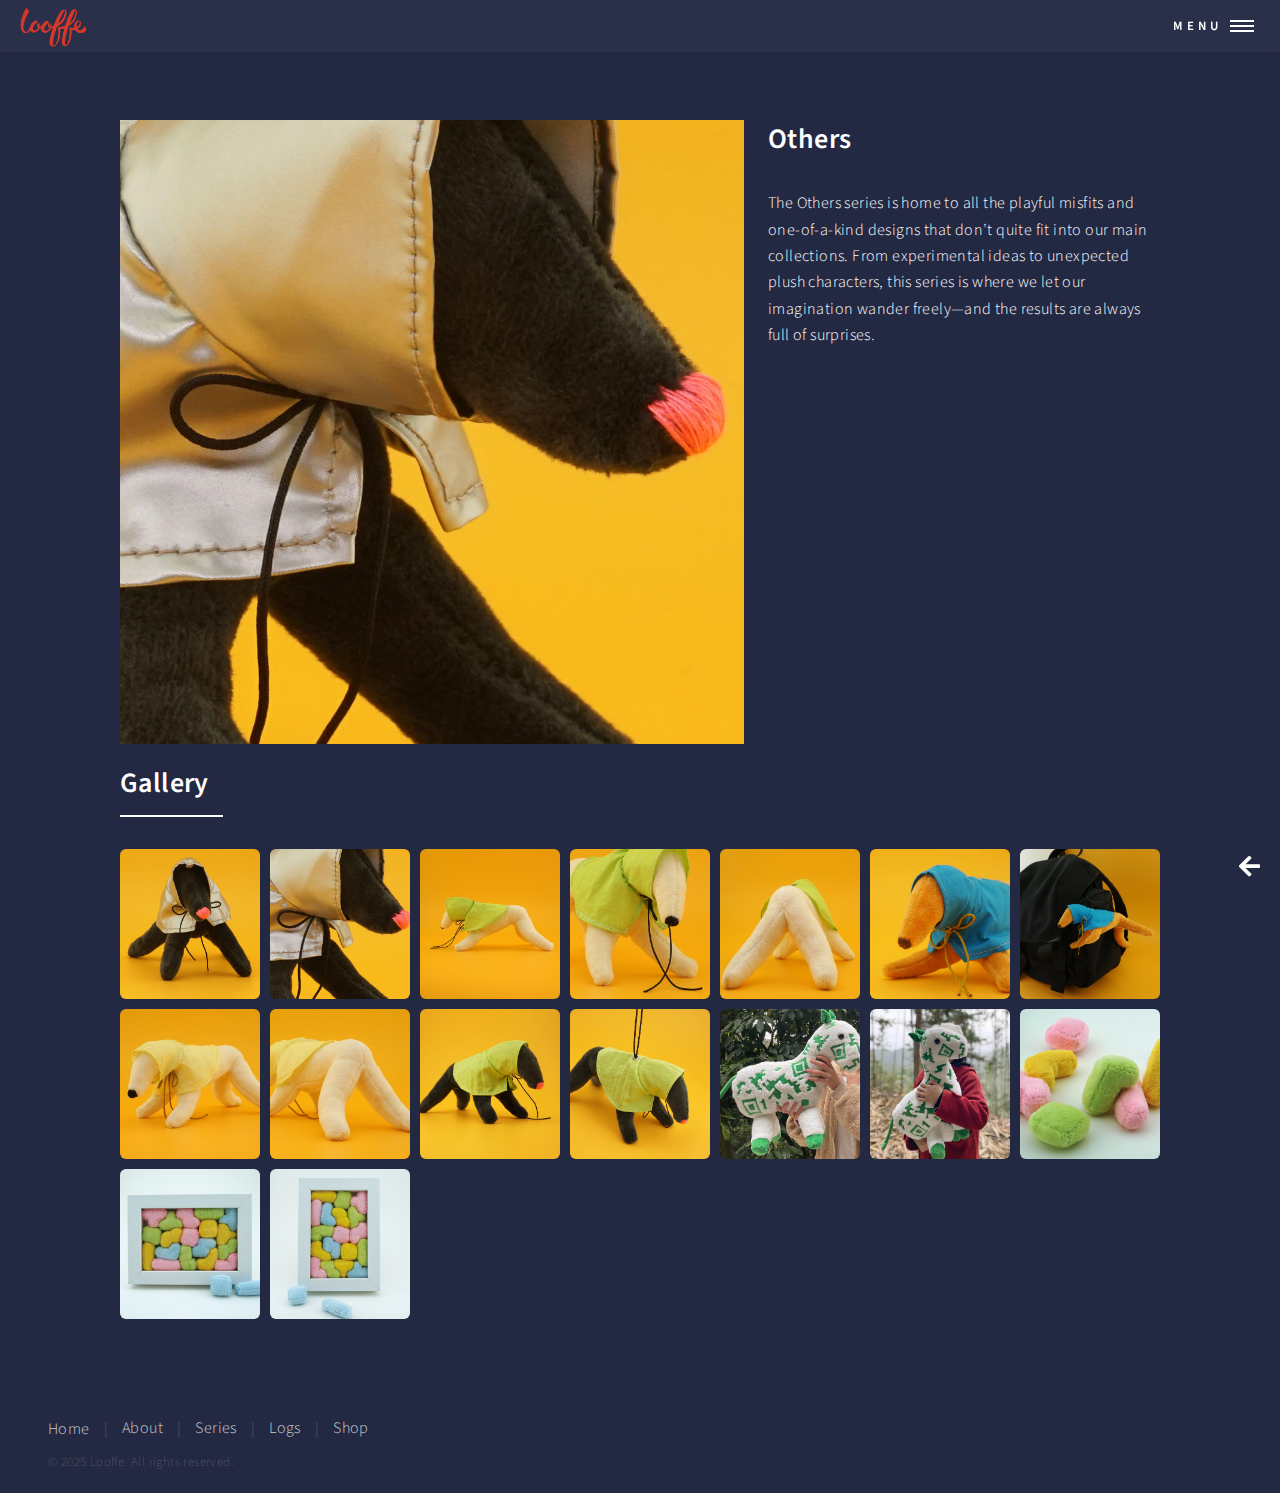
<file: others.html>
<!DOCTYPE HTML>
<html>
<head>
    <title>Others</title>
    <meta charset="utf-8" />
    <meta name="viewport" content="width=device-width, initial-scale=1, user-scalable=no" />
    <link rel="stylesheet" href="assets/css/main.css" />
    <noscript><link rel="stylesheet" href="assets/css/noscript.css" /></noscript>
    <style>

        /* Lightbox 样式 */
        .lightbox {
            display: none;
            position: fixed;
            z-index: 9999;
            top: 0; left: 0;
            width: 100%; height: 100%;
            background-color: rgba(0,0,0,0.85);
            justify-content: center;
            align-items: center;
            text-align: center;
        }
        .lightbox-content {
            max-width: 90%;
            max-height: 90%;
            margin: auto;
            display: block;
        }
        .lightbox .close {
            position: fixed;
            top: 20px;
            right: 20px;
            font-size: 2em;
            color: white;
            background: none;
            border: none;
            cursor: pointer;
            z-index: 10000;
        }
    </style>
</head>
<body class="is-preload">

<div id="wrapper">

    <!-- Header -->
    <header id="header">
        <a href="index.html" class="logo"><img src="images/logo.png" alt="Looffe Logo" />
        <nav>
            <a href="#menu">Menu</a>
        </nav>
    </header>

				<!-- Menu -->
					<nav id="menu">
						<ul class="links">
							<li><a href="index.html">Home</a></li>
							<li><a href="about.html">About</a></li>
							<li><a href="series.html">Series</a></li>
							<li><a href="logs.html">Logs</a></li>
						</ul>
						<ul class="actions stacked">
							<li><a href="https://www.pinkoi.com/store/looffe" class="button primary fit">Shop</a></li>
						</ul>
					</nav>

    <!-- 文字+左图 section -->
    <section class="wrapper style1">
        <div class="inner">
            <div class="spotlight">
                <div class="image left"><img src="images/others/others02.jpg" alt="Intro Image" /></div>
                <div class="content">
                    <h2>Others</h2>
                    <p>The Others series is home to all the playful misfits and one-of-a-kind designs that don’t quite fit into our main collections. From experimental ideas to unexpected plush characters, this series is where we let our imagination wander freely—and the results are always full of surprises.</p>
                </div>
            </div>
        </div>
    </section>

    <!-- Gallery Section -->
    <section id="gallery" class="wrapper style2">
        <div class="inner">
            <header class="major"><h2>Gallery</h2></header>
            <div class="gallery-grid">
                <div class="thumb"><img src="images/others/others01.jpg" data-large="images/others/others01.jpg" alt="b01"></div>
                <div class="thumb"><img src="images/others/others02.jpg" data-large="images/others/others02.jpg" alt="b02"></div>
                <div class="thumb"><img src="images/others/others03.jpg" data-large="images/others/others03.jpg" alt="b03"></div>
                <div class="thumb"><img src="images/others/others04.jpg" data-large="images/others/others04.jpg" alt="b04"></div>
                <div class="thumb"><img src="images/others/others05.jpg" data-large="images/others/others05.jpg" alt="b05"></div>
                <div class="thumb"><img src="images/others/others06.jpg" data-large="images/others/others06.jpg" alt="b06"></div>
                <div class="thumb"><img src="images/others/others07.jpg" data-large="images/others/others07.jpg" alt="b07"></div>
                <div class="thumb"><img src="images/others/others08.jpg" data-large="images/others/others08.jpg" alt="b08"></div>
                <div class="thumb"><img src="images/others/others09.jpg" data-large="images/others/others09.jpg" alt="b09"></div>
                <div class="thumb"><img src="images/others/others10.jpg" data-large="images/others/others10.jpg" alt="b10"></div>
                <div class="thumb"><img src="images/others/others11.jpg" data-large="images/others/others11.jpg" alt="b11"></div>
                <div class="thumb"><img src="images/others/others12.jpg" data-large="images/others/others12.jpg" alt="b12"></div>
                <div class="thumb"><img src="images/others/others13.jpg" data-large="images/others/others13.jpg" alt="b13"></div>
                <div class="thumb"><img src="images/others/others14.jpg" data-large="images/others/others14.jpg" alt="b14"></div>
                <div class="thumb"><img src="images/others/others15.jpg" data-large="images/others/others15.jpg" alt="b15"></div>
                <div class="thumb"><img src="images/others/others16.jpg" data-large="images/others/others16.jpg" alt="b16"></div>

			</div>
        </div>
    </section>

    <!-- Lightbox -->
    <div id="lightbox" class="lightbox" aria-hidden="true">
        <button class="close" aria-label="Close">&times;</button>
        <img id="lightbox-img" class="lightbox-content" alt="">
    </div>

    <!-- Footer -->
<footer id="footer">
  <div class="inner">

    <!-- Quick Links -->
    <section class="footer-menu">
      <ul>
        <li><a href="index.html">Home</a></li>
        <li><a href="about.html">About</a></li>
        <li><a href="series.html">Series</a></li>
        <li><a href="logs.html">Logs</a></li>
		<li><a href="https://www.pinkoi.com/store/looffe">Shop</a></li>
      </ul>
	  
    </section>

    <!-- Copyright -->
    <ul class="copyright">
      <li>&copy; 2025 Looffe. All rights reserved.</li>
    </ul>

</div>

<a href="series.html" class="back-float">
  <i class="fas fa-arrow-left"></i>
</a>


<!-- Scripts -->
<script src="assets/js/jquery.min.js"></script>
<script src="assets/js/jquery.scrolly.min.js"></script>
<script src="assets/js/jquery.scrollex.min.js"></script>
<script src="assets/js/browser.min.js"></script>
<script src="assets/js/breakpoints.min.js"></script>
<script src="assets/js/util.js"></script>
<script src="assets/js/main.js"></script>

<script>
$(document).ready(function(){
    // 取消之前绑定，避免重复触发
    $(".thumb img").off("click").on("click", function(){
        var src = $(this).attr("data-large");
        $("#lightbox-img").attr("src", src);
        $("#lightbox").fadeIn();
    });

    $("#lightbox, .lightbox .close").off("click").on("click", function(e){
        // 如果点击的不是图片，才关闭
        if(e.target.id === "lightbox" || $(e.target).hasClass("close")){
            $("#lightbox").fadeOut();
        }
    });
});
</script>

</body>
</html>
</file>
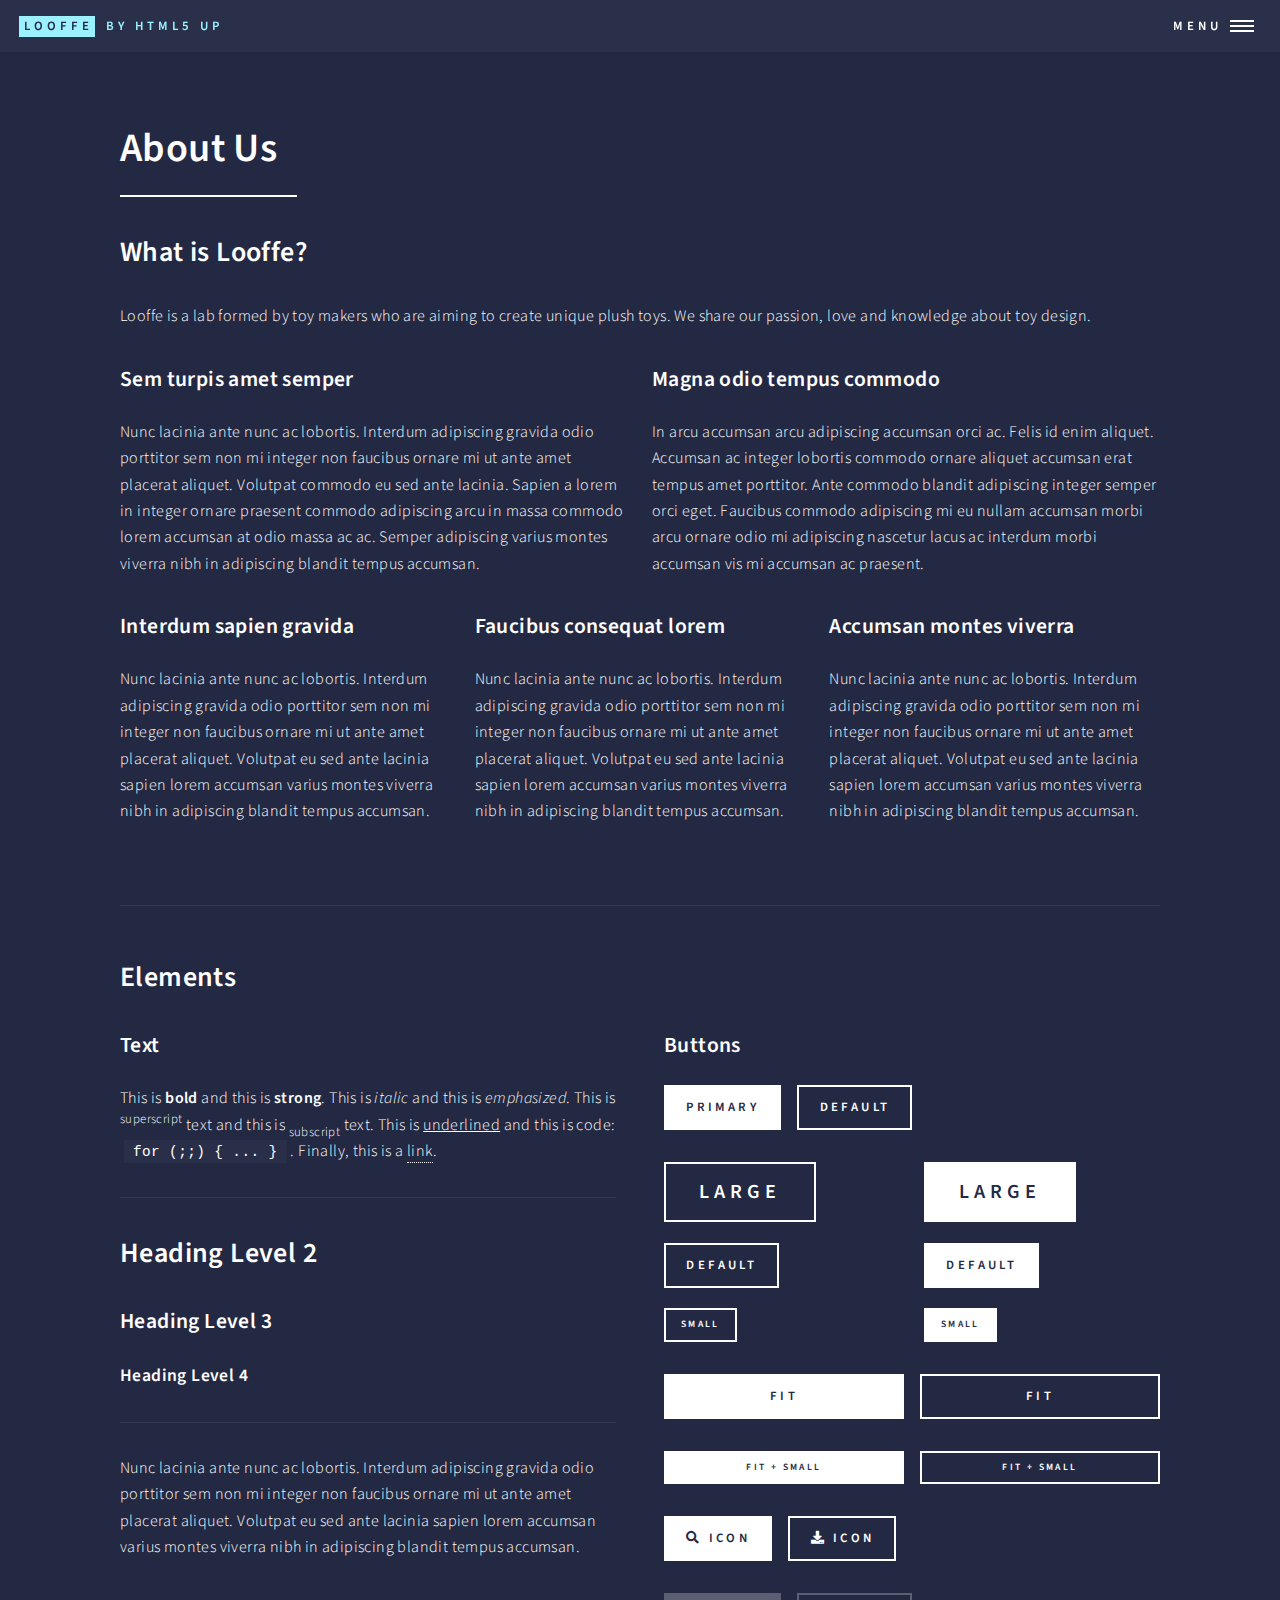
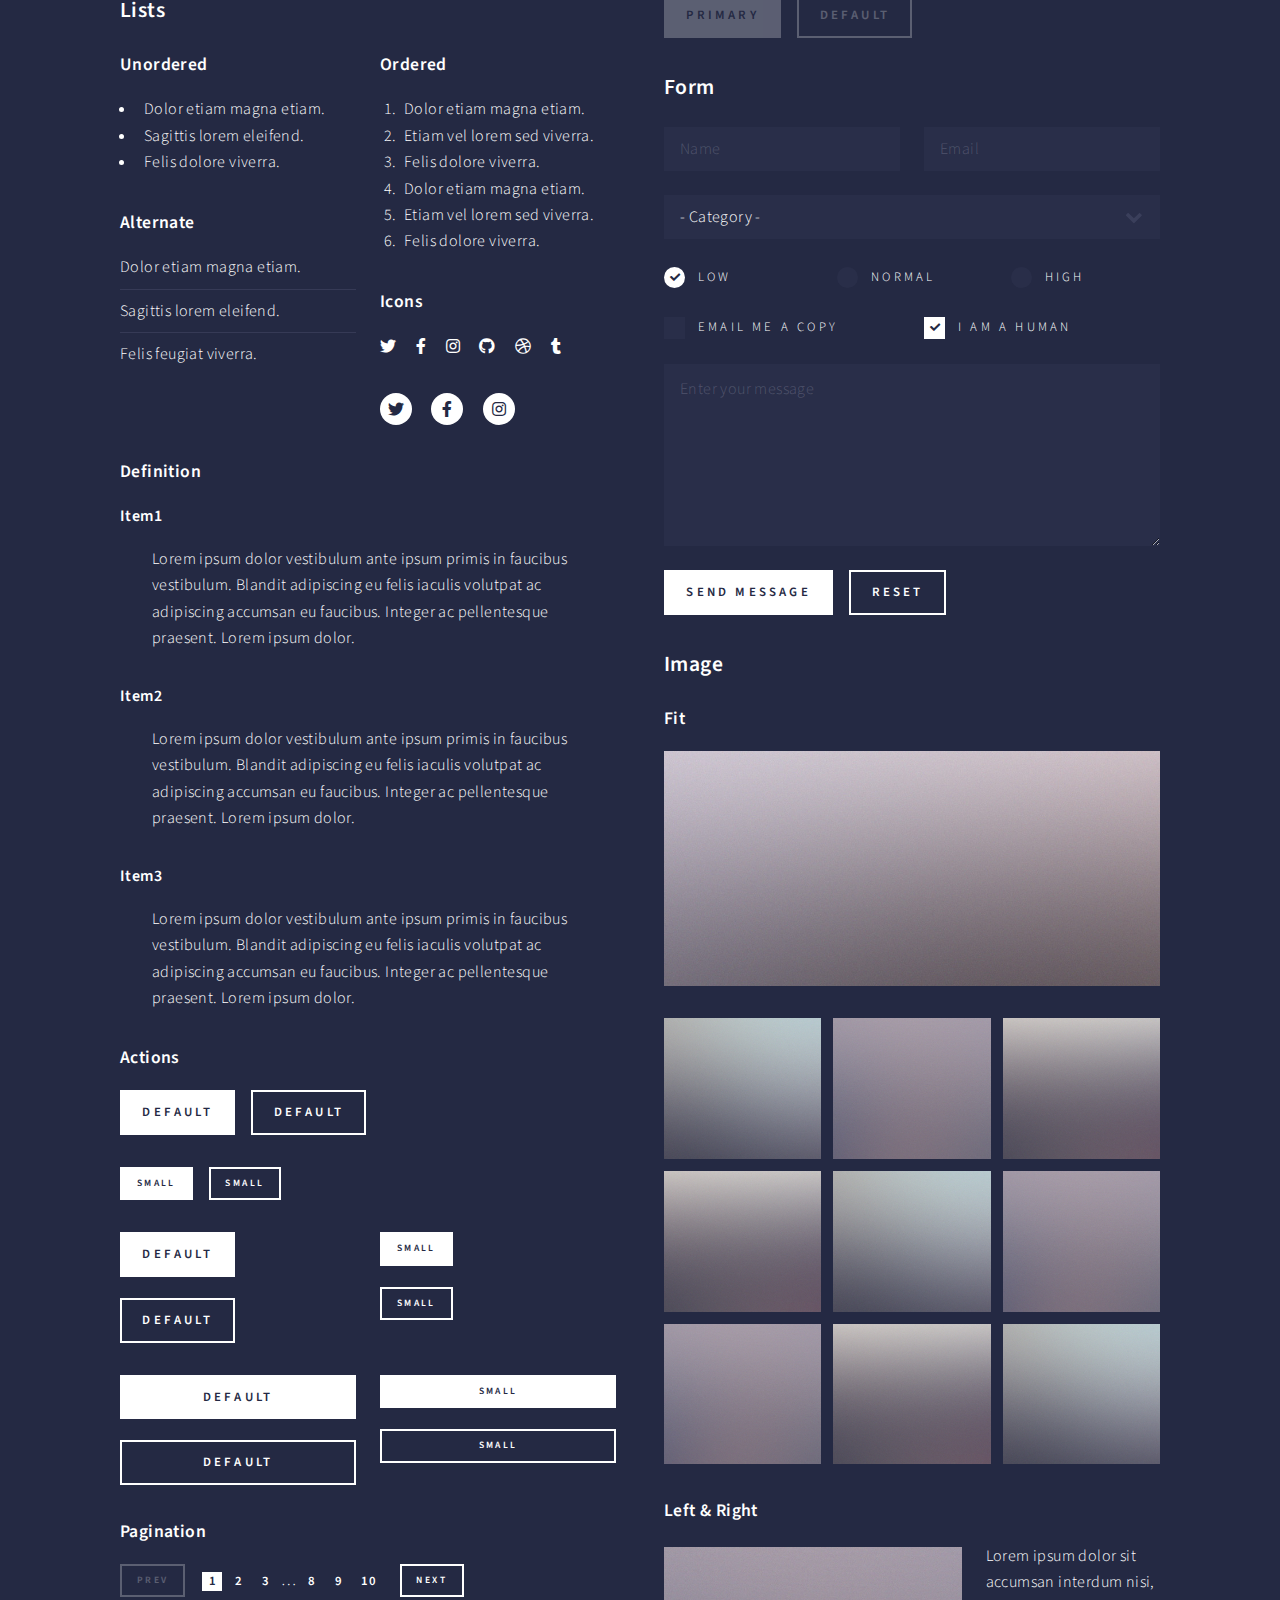
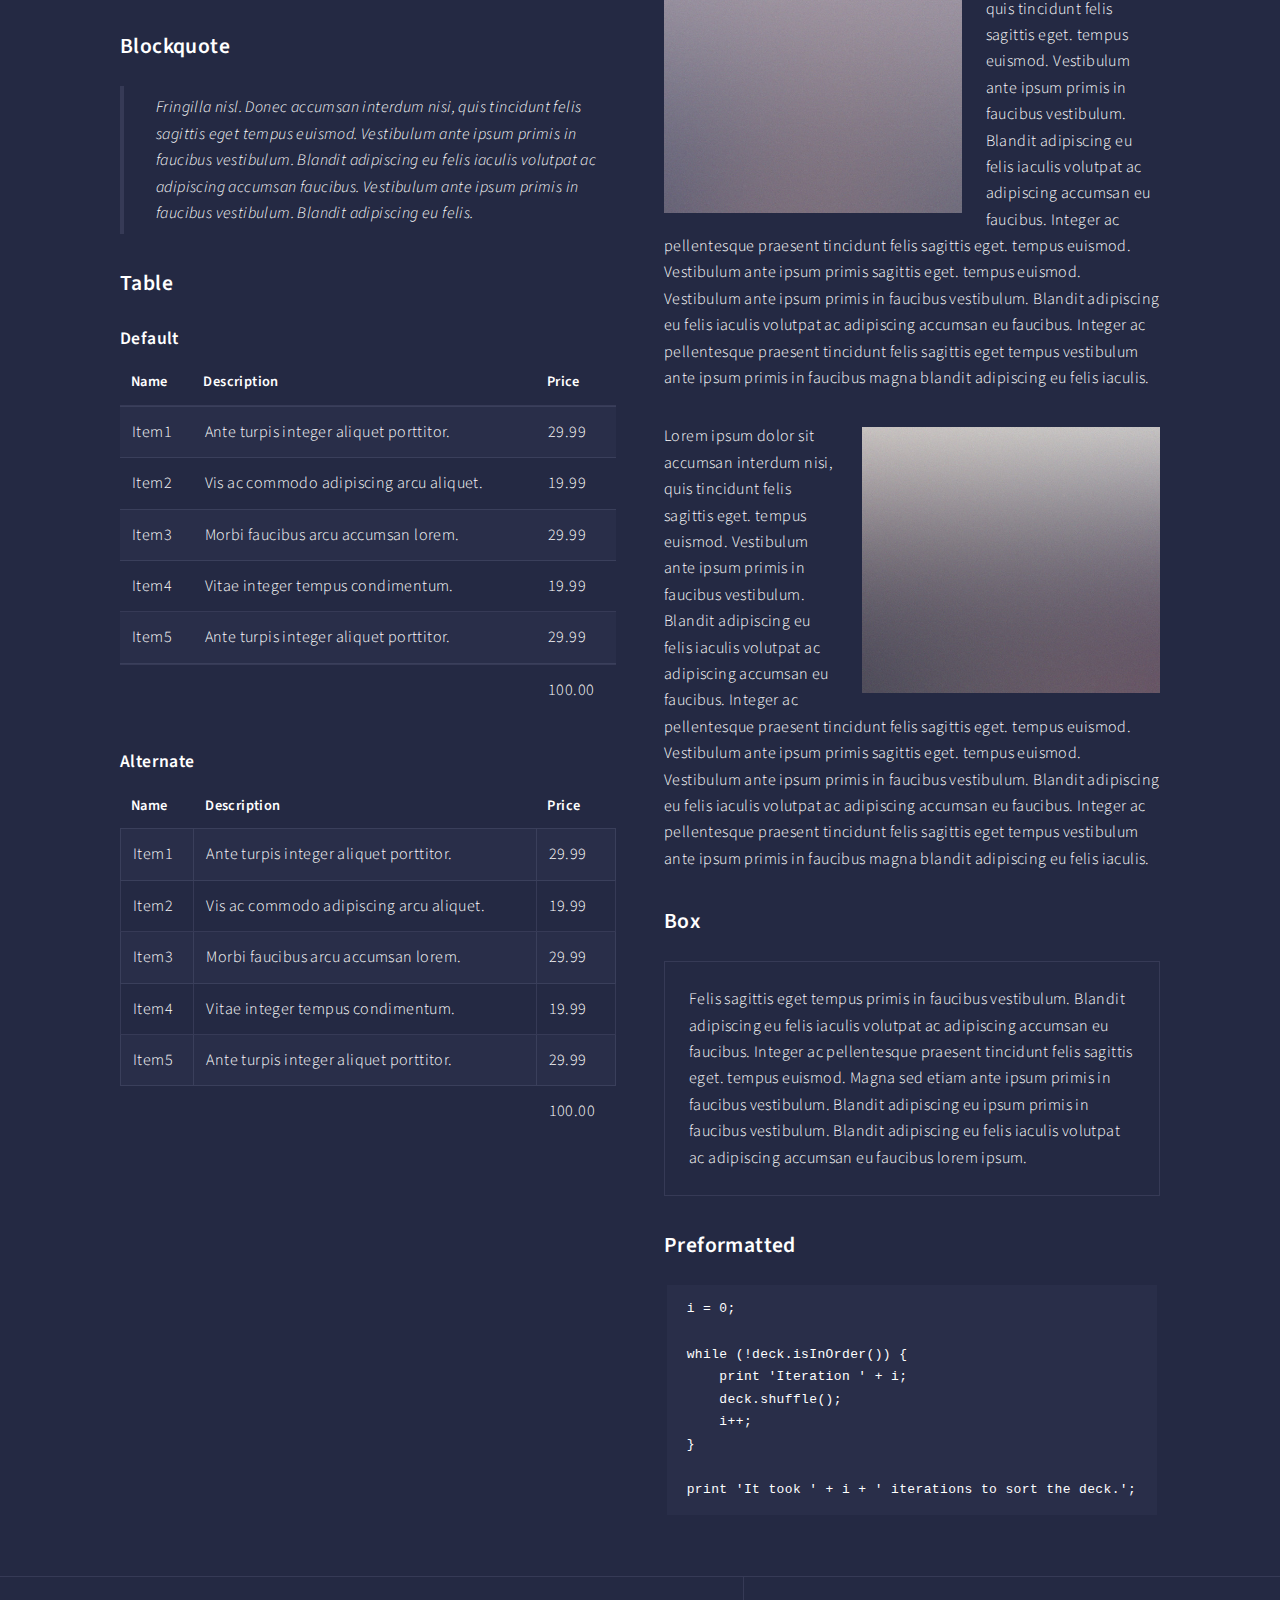
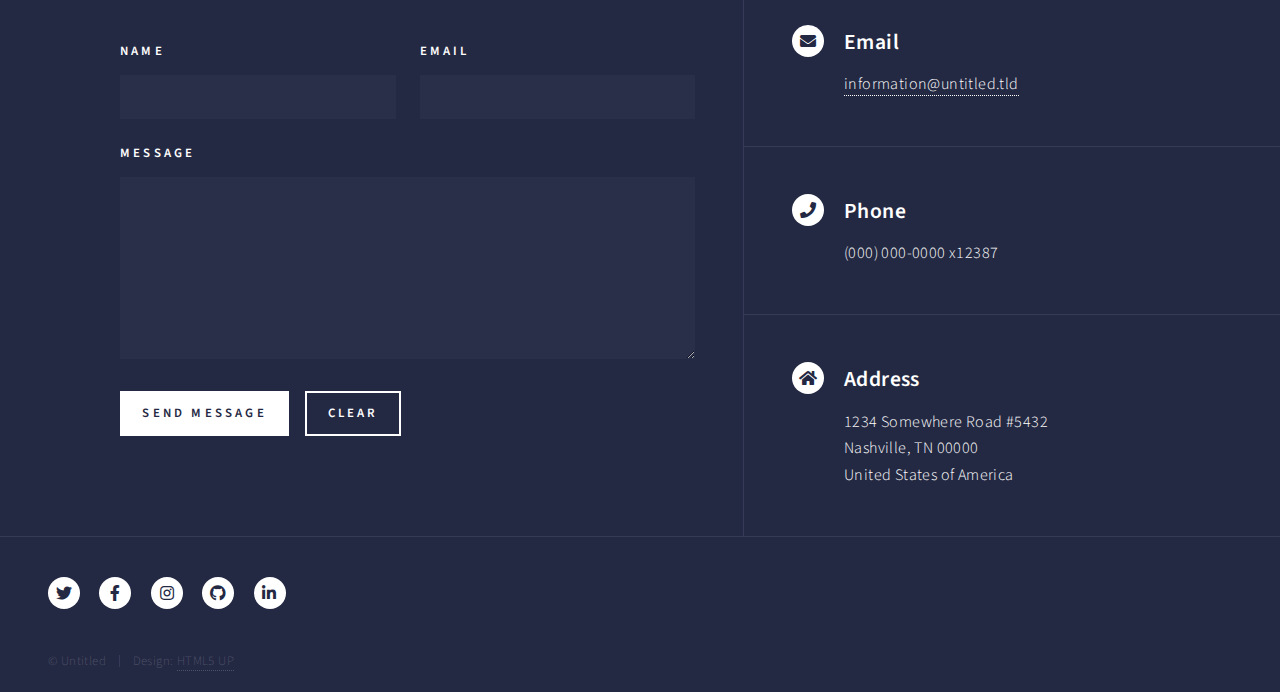
<file: save sample.html>
<!DOCTYPE HTML>
<!--
	Forty by HTML5 UP
	html5up.net | @ajlkn
	Free for personal and commercial use under the CCA 3.0 license (html5up.net/license)
-->
<html>
	<head>
		<title>Elements - Forty by HTML5 UP</title>
		<meta charset="utf-8" />
		<meta name="viewport" content="width=device-width, initial-scale=1, user-scalable=no" />
		<link rel="stylesheet" href="assets/css/main.css" />
		<noscript><link rel="stylesheet" href="assets/css/noscript.css" /></noscript>
	</head>
	<body class="is-preload">

		<!-- Wrapper -->
			<div id="wrapper">

				<!-- Header -->
					<header id="header">
						<a href="index.html" class="logo"><strong>Looffe</strong> <span>by HTML5 UP</span></a>
						<nav>
							<a href="#menu">Menu</a>
						</nav>
					</header>

				<!-- Menu -->
					<nav id="menu">
						<ul class="links">
							<li><a href="index.html">Home</a></li>
							<li><a href="about.html">About</a></li>
							<li><a href="series.html">Series</a></li>
							<li><a href="logs.html">Logs</a></li>
						</ul>
						<ul class="actions stacked">
							<li><a href="#" class="button primary fit">Get Started</a></li>
							<li><a href="#" class="button fit">Log In</a></li>
						</ul>
					</nav>

				<!-- Main -->
					<div id="main" class="alt">

						<!-- One -->
							<section id="one">
								<div class="inner">
									<header class="major">
										<h1>About Us</h1>
									</header>

									<!-- Content -->
										<h2 id="content">What is Looffe?</h2>
										<p>Looffe is a lab formed by toy makers who are aiming to create unique plush toys. We share our passion, love and knowledge about toy design.</p>
										<div class="row">
											<div class="col-6 col-12-small">
												<h3>Sem turpis amet semper</h3>
												<p>Nunc lacinia ante nunc ac lobortis. Interdum adipiscing gravida odio porttitor sem non mi integer non faucibus ornare mi ut ante amet placerat aliquet. Volutpat commodo eu sed ante lacinia. Sapien a lorem in integer ornare praesent commodo adipiscing arcu in massa commodo lorem accumsan at odio massa ac ac. Semper adipiscing varius montes viverra nibh in adipiscing blandit tempus accumsan.</p>
											</div>
											<div class="col-6 col-12-small">
												<h3>Magna odio tempus commodo</h3>
												<p>In arcu accumsan arcu adipiscing accumsan orci ac. Felis id enim aliquet. Accumsan ac integer lobortis commodo ornare aliquet accumsan erat tempus amet porttitor. Ante commodo blandit adipiscing integer semper orci eget. Faucibus commodo adipiscing mi eu nullam accumsan morbi arcu ornare odio mi adipiscing nascetur lacus ac interdum morbi accumsan vis mi accumsan ac praesent.</p>
											</div>
											<!-- Break -->
											<div class="col-4 col-12-medium">
												<h3>Interdum sapien gravida</h3>
												<p>Nunc lacinia ante nunc ac lobortis. Interdum adipiscing gravida odio porttitor sem non mi integer non faucibus ornare mi ut ante amet placerat aliquet. Volutpat eu sed ante lacinia sapien lorem accumsan varius montes viverra nibh in adipiscing blandit tempus accumsan.</p>
											</div>
											<div class="col-4 col-12-medium">
												<h3>Faucibus consequat lorem</h3>
												<p>Nunc lacinia ante nunc ac lobortis. Interdum adipiscing gravida odio porttitor sem non mi integer non faucibus ornare mi ut ante amet placerat aliquet. Volutpat eu sed ante lacinia sapien lorem accumsan varius montes viverra nibh in adipiscing blandit tempus accumsan.</p>
											</div>
											<div class="col-4 col-12-medium">
												<h3>Accumsan montes viverra</h3>
												<p>Nunc lacinia ante nunc ac lobortis. Interdum adipiscing gravida odio porttitor sem non mi integer non faucibus ornare mi ut ante amet placerat aliquet. Volutpat eu sed ante lacinia sapien lorem accumsan varius montes viverra nibh in adipiscing blandit tempus accumsan.</p>
											</div>
										</div>

									<hr class="major" />

									<!-- Elements -->
										<h2 id="elements">Elements</h2>
										<div class="row gtr-200">
											<div class="col-6 col-12-medium">

												<!-- Text stuff -->
													<h3>Text</h3>
													<p>This is <b>bold</b> and this is <strong>strong</strong>. This is <i>italic</i> and this is <em>emphasized</em>.
													This is <sup>superscript</sup> text and this is <sub>subscript</sub> text.
													This is <u>underlined</u> and this is code: <code>for (;;) { ... }</code>.
													Finally, this is a <a href="#">link</a>.</p>
													<hr />
													<h2>Heading Level 2</h2>
													<h3>Heading Level 3</h3>
													<h4>Heading Level 4</h4>
													<hr />
													<p>Nunc lacinia ante nunc ac lobortis. Interdum adipiscing gravida odio porttitor sem non mi integer non faucibus ornare mi ut ante amet placerat aliquet. Volutpat eu sed ante lacinia sapien lorem accumsan varius montes viverra nibh in adipiscing blandit tempus accumsan.</p>

												<!-- Lists -->
													<h3>Lists</h3>
													<div class="row">
														<div class="col-6 col-12-small">

															<h4>Unordered</h4>
															<ul>
																<li>Dolor etiam magna etiam.</li>
																<li>Sagittis lorem eleifend.</li>
																<li>Felis dolore viverra.</li>
															</ul>

															<h4>Alternate</h4>
															<ul class="alt">
																<li>Dolor etiam magna etiam.</li>
																<li>Sagittis lorem eleifend.</li>
																<li>Felis feugiat viverra.</li>
															</ul>

														</div>
														<div class="col-6 col-12-small">

															<h4>Ordered</h4>
															<ol>
																<li>Dolor etiam magna etiam.</li>
																<li>Etiam vel lorem sed viverra.</li>
																<li>Felis dolore viverra.</li>
																<li>Dolor etiam magna etiam.</li>
																<li>Etiam vel lorem sed viverra.</li>
																<li>Felis dolore viverra.</li>
															</ol>

															<h4>Icons</h4>
															<ul class="icons">
																<li><a href="#" class="icon brands fa-twitter"><span class="label">Twitter</span></a></li>
																<li><a href="#" class="icon brands fa-facebook-f"><span class="label">Facebook</span></a></li>
																<li><a href="#" class="icon brands fa-instagram"><span class="label">Instagram</span></a></li>
																<li><a href="#" class="icon brands fa-github"><span class="label">Github</span></a></li>
																<li><a href="#" class="icon brands fa-dribbble"><span class="label">Dribbble</span></a></li>
																<li><a href="#" class="icon brands fa-tumblr"><span class="label">Tumblr</span></a></li>
															</ul>
															<ul class="icons">
																<li><a href="#" class="icon brands alt fa-twitter"><span class="label">Twitter</span></a></li>
																<li><a href="#" class="icon brands alt fa-facebook-f"><span class="label">Facebook</span></a></li>
																<li><a href="#" class="icon brands alt fa-instagram"><span class="label">Instagram</span></a></li>
															</ul>

														</div>
													</div>
													<h4>Definition</h4>
													<dl>
														<dt>Item1</dt>
														<dd>
															<p>Lorem ipsum dolor vestibulum ante ipsum primis in faucibus vestibulum. Blandit adipiscing eu felis iaculis volutpat ac adipiscing accumsan eu faucibus. Integer ac pellentesque praesent. Lorem ipsum dolor.</p>
														</dd>
														<dt>Item2</dt>
														<dd>
															<p>Lorem ipsum dolor vestibulum ante ipsum primis in faucibus vestibulum. Blandit adipiscing eu felis iaculis volutpat ac adipiscing accumsan eu faucibus. Integer ac pellentesque praesent. Lorem ipsum dolor.</p>
														</dd>
														<dt>Item3</dt>
														<dd>
															<p>Lorem ipsum dolor vestibulum ante ipsum primis in faucibus vestibulum. Blandit adipiscing eu felis iaculis volutpat ac adipiscing accumsan eu faucibus. Integer ac pellentesque praesent. Lorem ipsum dolor.</p>
														</dd>
													</dl>

													<h4>Actions</h4>
													<ul class="actions">
														<li><a href="#" class="button primary">Default</a></li>
														<li><a href="#" class="button">Default</a></li>
													</ul>
													<ul class="actions small">
														<li><a href="#" class="button primary small">Small</a></li>
														<li><a href="#" class="button small">Small</a></li>
													</ul>
													<div class="row">
														<div class="col-6 col-12-small">
															<ul class="actions stacked">
																<li><a href="#" class="button primary">Default</a></li>
																<li><a href="#" class="button">Default</a></li>
															</ul>
														</div>
														<div class="col-6 col-12-small">
															<ul class="actions stacked">
																<li><a href="#" class="button primary small">Small</a></li>
																<li><a href="#" class="button small">Small</a></li>
															</ul>
														</div>
														<div class="col-6 col-12-small">
															<ul class="actions stacked">
																<li><a href="#" class="button primary fit">Default</a></li>
																<li><a href="#" class="button fit">Default</a></li>
															</ul>
														</div>
														<div class="col-6 col-12-small">
															<ul class="actions stacked">
																<li><a href="#" class="button primary small fit">Small</a></li>
																<li><a href="#" class="button small fit">Small</a></li>
															</ul>
														</div>
													</div>

													<h4>Pagination</h4>
													<ul class="pagination">
														<li><span class="button small disabled">Prev</span></li>
														<li><a href="#" class="page active">1</a></li>
														<li><a href="#" class="page">2</a></li>
														<li><a href="#" class="page">3</a></li>
														<li><span>&hellip;</span></li>
														<li><a href="#" class="page">8</a></li>
														<li><a href="#" class="page">9</a></li>
														<li><a href="#" class="page">10</a></li>
														<li><a href="#" class="button small">Next</a></li>
													</ul>

												<!-- Blockquote -->
													<h3>Blockquote</h3>
													<blockquote>Fringilla nisl. Donec accumsan interdum nisi, quis tincidunt felis sagittis eget tempus euismod. Vestibulum ante ipsum primis in faucibus vestibulum. Blandit adipiscing eu felis iaculis volutpat ac adipiscing accumsan faucibus. Vestibulum ante ipsum primis in faucibus vestibulum. Blandit adipiscing eu felis.</blockquote>

												<!-- Table -->
													<h3>Table</h3>

													<h4>Default</h4>
													<div class="table-wrapper">
														<table>
															<thead>
																<tr>
																	<th>Name</th>
																	<th>Description</th>
																	<th>Price</th>
																</tr>
															</thead>
															<tbody>
																<tr>
																	<td>Item1</td>
																	<td>Ante turpis integer aliquet porttitor.</td>
																	<td>29.99</td>
																</tr>
																<tr>
																	<td>Item2</td>
																	<td>Vis ac commodo adipiscing arcu aliquet.</td>
																	<td>19.99</td>
																</tr>
																<tr>
																	<td>Item3</td>
																	<td> Morbi faucibus arcu accumsan lorem.</td>
																	<td>29.99</td>
																</tr>
																<tr>
																	<td>Item4</td>
																	<td>Vitae integer tempus condimentum.</td>
																	<td>19.99</td>
																</tr>
																<tr>
																	<td>Item5</td>
																	<td>Ante turpis integer aliquet porttitor.</td>
																	<td>29.99</td>
																</tr>
															</tbody>
															<tfoot>
																<tr>
																	<td colspan="2"></td>
																	<td>100.00</td>
																</tr>
															</tfoot>
														</table>
													</div>

													<h4>Alternate</h4>
													<div class="table-wrapper">
														<table class="alt">
															<thead>
																<tr>
																	<th>Name</th>
																	<th>Description</th>
																	<th>Price</th>
																</tr>
															</thead>
															<tbody>
																<tr>
																	<td>Item1</td>
																	<td>Ante turpis integer aliquet porttitor.</td>
																	<td>29.99</td>
																</tr>
																<tr>
																	<td>Item2</td>
																	<td>Vis ac commodo adipiscing arcu aliquet.</td>
																	<td>19.99</td>
																</tr>
																<tr>
																	<td>Item3</td>
																	<td> Morbi faucibus arcu accumsan lorem.</td>
																	<td>29.99</td>
																</tr>
																<tr>
																	<td>Item4</td>
																	<td>Vitae integer tempus condimentum.</td>
																	<td>19.99</td>
																</tr>
																<tr>
																	<td>Item5</td>
																	<td>Ante turpis integer aliquet porttitor.</td>
																	<td>29.99</td>
																</tr>
															</tbody>
															<tfoot>
																<tr>
																	<td colspan="2"></td>
																	<td>100.00</td>
																</tr>
															</tfoot>
														</table>
													</div>

											</div>
											<div class="col-6 col-12-medium">

												<!-- Buttons -->
													<h3>Buttons</h3>
													<ul class="actions">
														<li><a href="#" class="button primary">Primary</a></li>
														<li><a href="#" class="button">Default</a></li>
													</ul>
													<div class="row">
														<div class="col-6 col-12-xsmall">
															<ul class="actions stacked">
																<li><a href="#" class="button large">Large</a></li>
																<li><a href="#" class="button">Default</a></li>
																<li><a href="#" class="button small">Small</a></li>
															</ul>
														</div>
														<div class="col-6 col-12-xsmall">
															<ul class="actions stacked">
																<li><a href="#" class="button primary large">Large</a></li>
																<li><a href="#" class="button primary">Default</a></li>
																<li><a href="#" class="button primary small">Small</a></li>
															</ul>
														</div>
													</div>
													<ul class="actions fit">
														<li><a href="#" class="button primary fit">Fit</a></li>
														<li><a href="#" class="button fit">Fit</a></li>
													</ul>
													<ul class="actions fit small">
														<li><a href="#" class="button primary fit small">Fit + Small</a></li>
														<li><a href="#" class="button fit small">Fit + Small</a></li>
													</ul>
													<ul class="actions">
														<li><a href="#" class="button primary icon solid fa-search">Icon</a></li>
														<li><a href="#" class="button icon solid fa-download">Icon</a></li>
													</ul>
													<ul class="actions">
														<li><span class="button primary disabled">Primary</span></li>
														<li><span class="button disabled">Default</span></li>
													</ul>

												<!-- Form -->
													<h3>Form</h3>

													<form method="post" action="#">
														<div class="row gtr-uniform">
															<div class="col-6 col-12-xsmall">
																<input type="text" name="demo-name" id="demo-name" value="" placeholder="Name" />
															</div>
															<div class="col-6 col-12-xsmall">
																<input type="email" name="demo-email" id="demo-email" value="" placeholder="Email" />
															</div>
															<!-- Break -->
															<div class="col-12">
																<select name="demo-category" id="demo-category">
																	<option value="">- Category -</option>
																	<option value="1">Manufacturing</option>
																	<option value="1">Shipping</option>
																	<option value="1">Administration</option>
																	<option value="1">Human Resources</option>
																</select>
															</div>
															<!-- Break -->
															<div class="col-4 col-12-small">
																<input type="radio" id="demo-priority-low" name="demo-priority" checked>
																<label for="demo-priority-low">Low</label>
															</div>
															<div class="col-4 col-12-small">
																<input type="radio" id="demo-priority-normal" name="demo-priority">
																<label for="demo-priority-normal">Normal</label>
															</div>
															<div class="col-4 col-12-small">
																<input type="radio" id="demo-priority-high" name="demo-priority">
																<label for="demo-priority-high">High</label>
															</div>
															<!-- Break -->
															<div class="col-6 col-12-small">
																<input type="checkbox" id="demo-copy" name="demo-copy">
																<label for="demo-copy">Email me a copy</label>
															</div>
															<div class="col-6 col-12-small">
																<input type="checkbox" id="demo-human" name="demo-human" checked>
																<label for="demo-human">I am a human</label>
															</div>
															<!-- Break -->
															<div class="col-12">
																<textarea name="demo-message" id="demo-message" placeholder="Enter your message" rows="6"></textarea>
															</div>
															<!-- Break -->
															<div class="col-12">
																<ul class="actions">
																	<li><input type="submit" value="Send Message" class="primary" /></li>
																	<li><input type="reset" value="Reset" /></li>
																</ul>
															</div>
														</div>
													</form>

												<!-- Image -->
													<h3>Image</h3>

													<h4>Fit</h4>
													<span class="image fit"><img src="images/pic03.jpg" alt="" /></span>
													<div class="box alt">
														<div class="row gtr-50 gtr-uniform">
															<div class="col-4"><span class="image fit"><img src="images/pic08.jpg" alt="" /></span></div>
															<div class="col-4"><span class="image fit"><img src="images/pic09.jpg" alt="" /></span></div>
															<div class="col-4"><span class="image fit"><img src="images/pic10.jpg" alt="" /></span></div>
															<!-- Break -->
															<div class="col-4"><span class="image fit"><img src="images/pic10.jpg" alt="" /></span></div>
															<div class="col-4"><span class="image fit"><img src="images/pic08.jpg" alt="" /></span></div>
															<div class="col-4"><span class="image fit"><img src="images/pic09.jpg" alt="" /></span></div>
															<!-- Break -->
															<div class="col-4"><span class="image fit"><img src="images/pic09.jpg" alt="" /></span></div>
															<div class="col-4"><span class="image fit"><img src="images/pic10.jpg" alt="" /></span></div>
															<div class="col-4"><span class="image fit"><img src="images/pic08.jpg" alt="" /></span></div>
														</div>
													</div>

													<h4>Left &amp; Right</h4>
													<p><span class="image left"><img src="images/pic09.jpg" alt="" /></span>Lorem ipsum dolor sit accumsan interdum nisi, quis tincidunt felis sagittis eget. tempus euismod. Vestibulum ante ipsum primis in faucibus vestibulum. Blandit adipiscing eu felis iaculis volutpat ac adipiscing accumsan eu faucibus. Integer ac pellentesque praesent tincidunt felis sagittis eget. tempus euismod. Vestibulum ante ipsum primis sagittis eget. tempus euismod. Vestibulum ante ipsum primis in faucibus vestibulum. Blandit adipiscing eu felis iaculis volutpat ac adipiscing accumsan eu faucibus. Integer ac pellentesque praesent tincidunt felis sagittis eget tempus vestibulum ante ipsum primis in faucibus magna blandit adipiscing eu felis iaculis.</p>
													<p><span class="image right"><img src="images/pic10.jpg" alt="" /></span>Lorem ipsum dolor sit accumsan interdum nisi, quis tincidunt felis sagittis eget. tempus euismod. Vestibulum ante ipsum primis in faucibus vestibulum. Blandit adipiscing eu felis iaculis volutpat ac adipiscing accumsan eu faucibus. Integer ac pellentesque praesent tincidunt felis sagittis eget. tempus euismod. Vestibulum ante ipsum primis sagittis eget. tempus euismod. Vestibulum ante ipsum primis in faucibus vestibulum. Blandit adipiscing eu felis iaculis volutpat ac adipiscing accumsan eu faucibus. Integer ac pellentesque praesent tincidunt felis sagittis eget tempus vestibulum ante ipsum primis in faucibus magna blandit adipiscing eu felis iaculis.</p>

												<!-- Box -->
													<h3>Box</h3>
													<div class="box">
														<p>Felis sagittis eget tempus primis in faucibus vestibulum. Blandit adipiscing eu felis iaculis volutpat ac adipiscing accumsan eu faucibus. Integer ac pellentesque praesent tincidunt felis sagittis eget. tempus euismod. Magna sed etiam ante ipsum primis in faucibus vestibulum. Blandit adipiscing eu ipsum primis in faucibus vestibulum. Blandit adipiscing eu felis iaculis volutpat ac adipiscing accumsan eu faucibus lorem ipsum.</p>
													</div>

												<!-- Preformatted Code -->
													<h3>Preformatted</h3>
													<pre><code>i = 0;

while (!deck.isInOrder()) {
    print 'Iteration ' + i;
    deck.shuffle();
    i++;
}

print 'It took ' + i + ' iterations to sort the deck.';
</code></pre>

											</div>
										</div>

								</div>
							</section>

					</div>

				<!-- Contact -->
					<section id="contact">
						<div class="inner">
							<section>
								<form method="post" action="#">
									<div class="fields">
										<div class="field half">
											<label for="name">Name</label>
											<input type="text" name="name" id="name" />
										</div>
										<div class="field half">
											<label for="email">Email</label>
											<input type="text" name="email" id="email" />
										</div>
										<div class="field">
											<label for="message">Message</label>
											<textarea name="message" id="message" rows="6"></textarea>
										</div>
									</div>
									<ul class="actions">
										<li><input type="submit" value="Send Message" class="primary" /></li>
										<li><input type="reset" value="Clear" /></li>
									</ul>
								</form>
							</section>
							<section class="split">
								<section>
									<div class="contact-method">
										<span class="icon solid alt fa-envelope"></span>
										<h3>Email</h3>
										<a href="#">information@untitled.tld</a>
									</div>
								</section>
								<section>
									<div class="contact-method">
										<span class="icon solid alt fa-phone"></span>
										<h3>Phone</h3>
										<span>(000) 000-0000 x12387</span>
									</div>
								</section>
								<section>
									<div class="contact-method">
										<span class="icon solid alt fa-home"></span>
										<h3>Address</h3>
										<span>1234 Somewhere Road #5432<br />
										Nashville, TN 00000<br />
										United States of America</span>
									</div>
								</section>
							</section>
						</div>
					</section>

				<!-- Footer -->
					<footer id="footer">
						<div class="inner">
							<ul class="icons">
								<li><a href="#" class="icon brands alt fa-twitter"><span class="label">Twitter</span></a></li>
								<li><a href="#" class="icon brands alt fa-facebook-f"><span class="label">Facebook</span></a></li>
								<li><a href="#" class="icon brands alt fa-instagram"><span class="label">Instagram</span></a></li>
								<li><a href="#" class="icon brands alt fa-github"><span class="label">GitHub</span></a></li>
								<li><a href="#" class="icon brands alt fa-linkedin-in"><span class="label">LinkedIn</span></a></li>
							</ul>
							<ul class="copyright">
								<li>&copy; Untitled</li><li>Design: <a href="https://html5up.net">HTML5 UP</a></li>
							</ul>
						</div>
					</footer>

			</div>

		<!-- Scripts -->
			<script src="assets/js/jquery.min.js"></script>
			<script src="assets/js/jquery.scrolly.min.js"></script>
			<script src="assets/js/jquery.scrollex.min.js"></script>
			<script src="assets/js/browser.min.js"></script>
			<script src="assets/js/breakpoints.min.js"></script>
			<script src="assets/js/util.js"></script>
			<script src="assets/js/main.js"></script>

	</body>
</html>
</file>
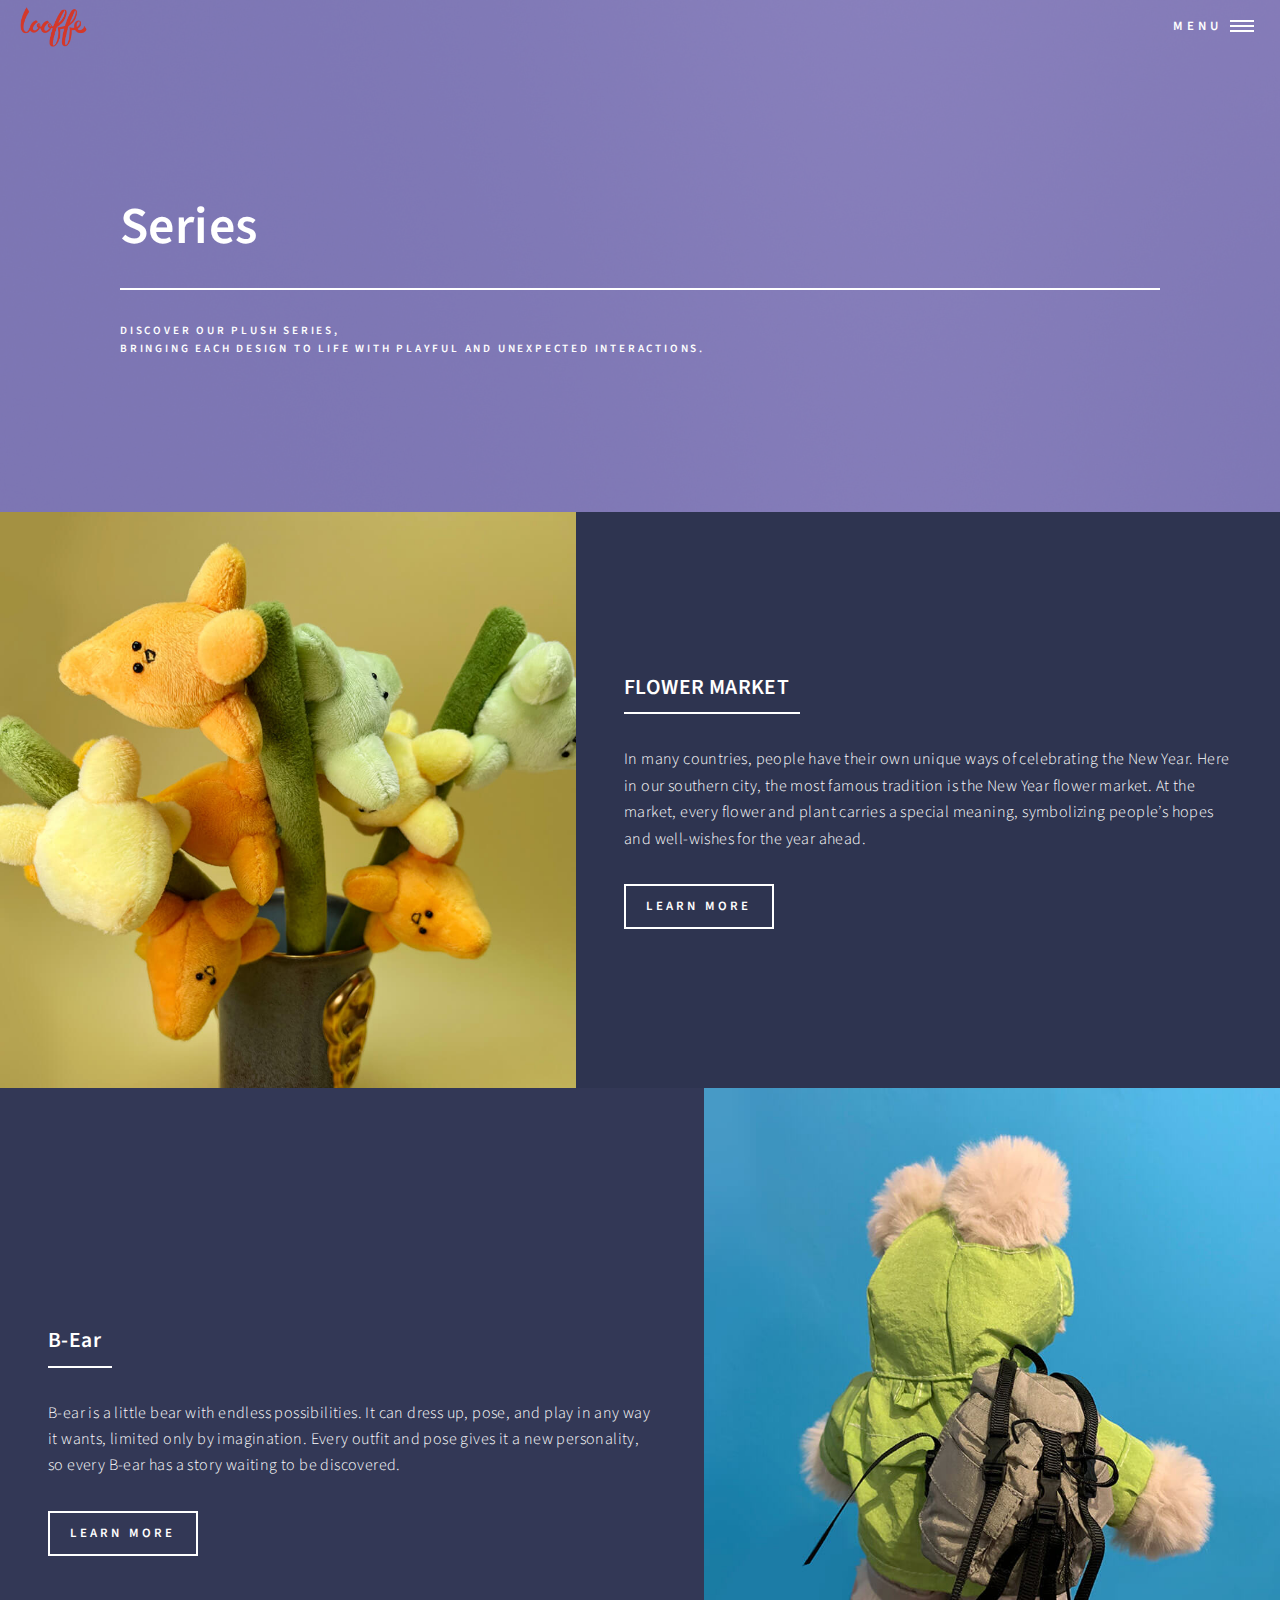
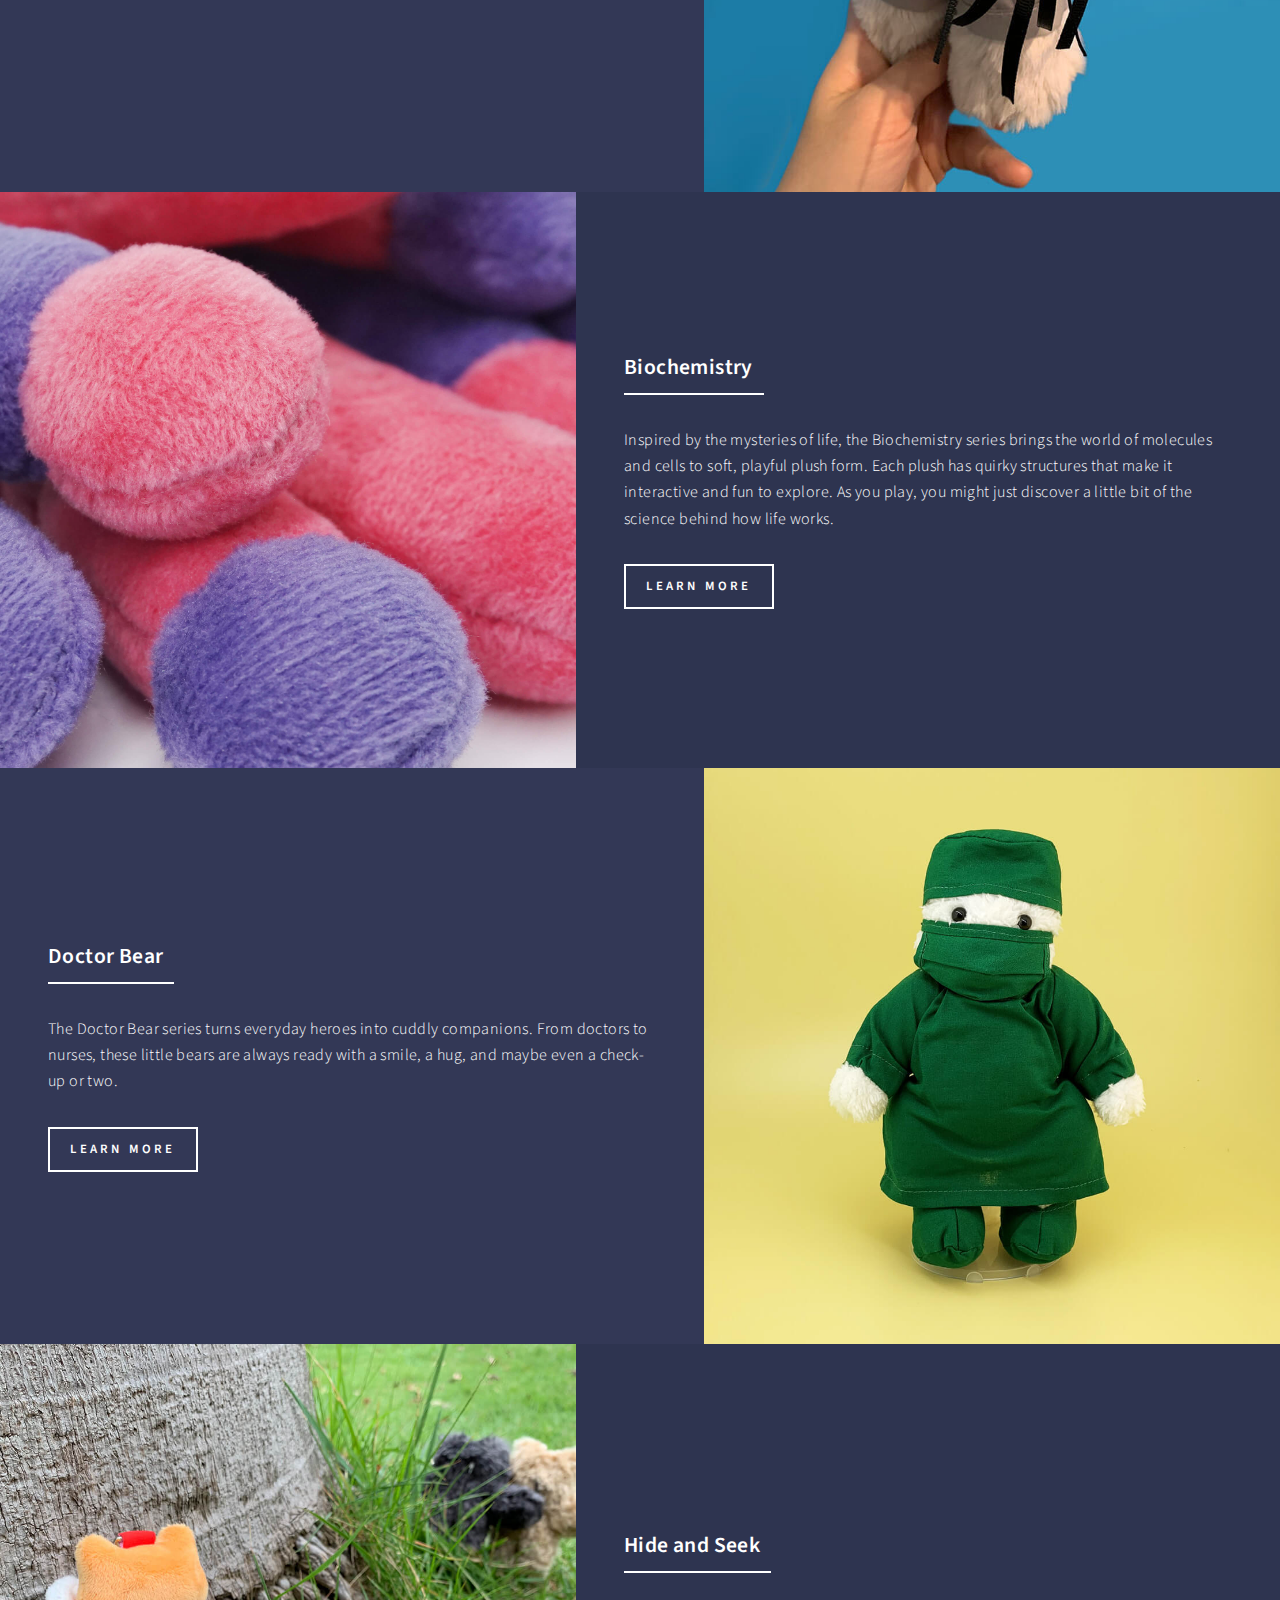
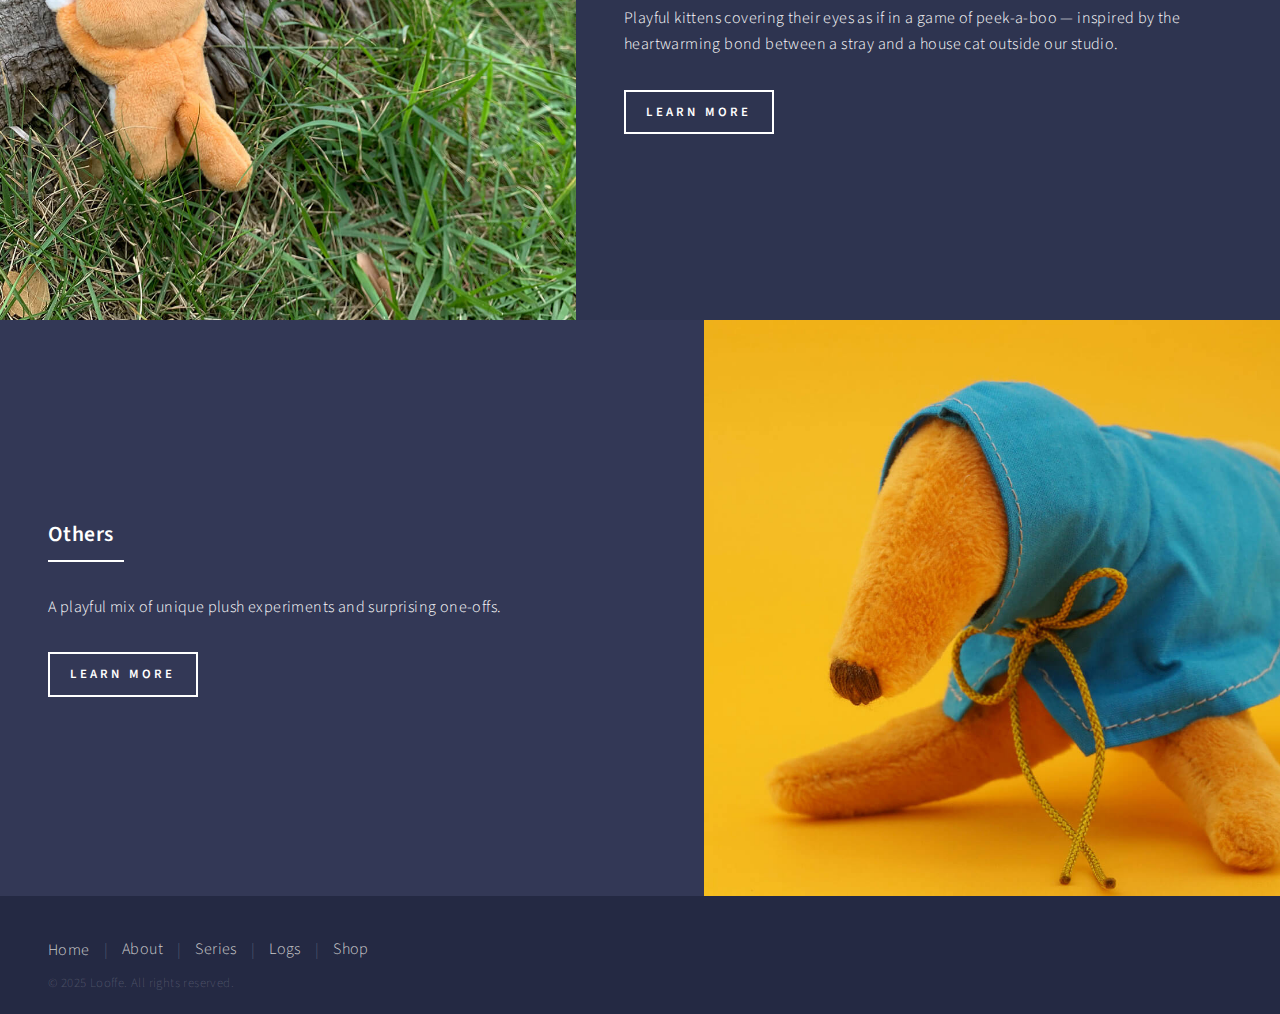
<file: series.html>
<!DOCTYPE HTML>
<!--
	Forty by HTML5 UP
	html5up.net | @ajlkn
	Free for personal and commercial use under the CCA 3.0 license (html5up.net/license)
-->
<html>
	<head>
		<title>Series</title>
		<meta charset="utf-8" />
		<meta name="viewport" content="width=device-width, initial-scale=1, user-scalable=no" />
		<link rel="stylesheet" href="assets/css/main.css" />
		<noscript><link rel="stylesheet" href="assets/css/noscript.css" /></noscript>
	</head>
	<body class="is-preload">

		<!-- Wrapper -->
			<div id="wrapper">

				<!-- Header -->
				<!-- Note: The "styleN" class below should match that of the banner element. -->
					<header id="header" class="alt style2">
                      <a href="index.html" class="logo"><img src="images/logo.png" alt="Looffe Logo" />
						<nav>
							<a href="#menu">Menu</a>
						</nav>
					</header>

				<!-- Menu -->
					<nav id="menu">
						<ul class="links">
							<li><a href="index.html">Home</a></li>
							<li><a href="about.html">About</a></li>
							<li><a href="series.html">Series</a></li>
							<li><a href="logs.html">Logs</a></li>
						</ul>
						<ul class="actions stacked">
							<li><a href="https://www.pinkoi.com/store/looffe" class="button primary fit">Shop</a></li>
						</ul>
					</nav>

				<!-- Banner -->
				<!-- Note: The "styleN" class below should match that of the header element. -->
					<section id="banner" class="style2">
						<div class="inner">
							<span class="image">
								<img src="images/pic07.jpg" alt="" />
							</span>
							<header class="major">
								<h1>Series</h1>
							</header>
							<div class="content">
								<p>Discover our plush series,</br>
								bringing each design to life with playful and unexpected interactions.</p>
							</div>
						</div>
					</section>

				<!-- Main -->
					<div id="main">



						<!-- Two -->
						 
						<!-- 左 -->
							<section id="two" class="spotlights">
								<section>
									<a href="flowermarket.html" class="image">
										<img src="images/flowermarket/flowermaket08.jpg" alt="" data-position="center center" />
									</a>
									<div class="content">
										<div class="inner">
											<header class="major">
												<h3>FLOWER MARKET</h3>
											</header>
											<p>In many countries, people have their own unique ways of celebrating the New Year. Here in our southern city, the most famous tradition is the New Year flower market. At the market, every flower and plant carries a special meaning, symbolizing people’s hopes and well-wishes for the year ahead.</p>
											<ul class="actions">
												<li><a href="flowermarket.html" class="button">Learn more</a></li>
											</ul>
										</div>
									</div>
								</section>

                        <!-- 右 -->
								<section>
									<a href="bear.html" class="image">
										<img src="images/bear/bear04.jpg" alt="" data-position="top center" />
									</a>
									<div class="content">
										<div class="inner">
											<header class="major">
												<h3>B-Ear</h3>
											</header>
											<p>B-ear is a little bear with endless possibilities. It can dress up, pose, and play in any way it wants, limited only by imagination. Every outfit and pose gives it a new personality, so every B-ear has a story waiting to be discovered.</p>
											<ul class="actions">
												<li><a href="bear.html" class="button">Learn more</a></li>
											</ul>
										</div>
									</div>
								</section>
                        
						<!-- 左 -->
								<section>
									<a href="biochem.html" class="image">
										<img src="images/biochem/biochem03.jpg" alt="" data-position="25% 25%" />
									</a>
									<div class="content">
										<div class="inner">
											<header class="major">
												<h3>Biochemistry</h3>
											</header>
											<p>Inspired by the mysteries of life, the Biochemistry series brings the world of molecules and cells to soft, playful plush form. Each plush has quirky structures that make it interactive and fun to explore. As you play, you might just discover a little bit of the science behind how life works.</p>
											<ul class="actions">
												<li><a href="biochem.html" class="button">Learn more</a></li>
											</ul>
										</div>
									</div>
								</section>

                        <!-- 右 -->
								<section>
									<a href="docbear.html" class="image">
										<img src="images/docbear/docbear01.jpg" alt="" data-position="top center" />
									</a>
									<div class="content">
										<div class="inner">
											<header class="major">
												<h3>Doctor Bear</h3>
											</header>
											<p>The Doctor Bear series turns everyday heroes into cuddly companions. From doctors to nurses, these little bears are always ready with a smile, a hug, and maybe even a check-up or two.</p>
											<ul class="actions">
												<li><a href="docbear.html" class="button">Learn more</a></li>
											</ul>
										</div>
									</div>
								</section>

						<!-- 左 -->
								<section>
									<a href="hidenseek.html" class="image">
										<img src="images/hidenseek/hidenseek01.jpg" alt="" data-position="25% 25%" />
									</a>
									<div class="content">
										<div class="inner">
											<header class="major">
												<h3>Hide and Seek</h3>
											</header>
											<p>Playful kittens covering their eyes as if in a game of peek-a-boo — inspired by the heartwarming bond between a stray and a house cat outside our studio.</p>
											<ul class="actions">
												<li><a href="hidenseek.html" class="button">Learn more</a></li>
											</ul>
										</div>
									</div>
								</section>

                        <!-- 右 -->
								<section>
									<a href="others.html" class="image">
										<img src="images/others/others06.jpg" alt="" data-position="top center" />
									</a>
									<div class="content">
										<div class="inner">
											<header class="major">
												<h3>Others</h3>
											</header>
											<p>A playful mix of unique plush experiments and surprising one-offs.</p>
											<ul class="actions">
												<li><a href="others.html" class="button">Learn more</a></li>
											</ul>
										</div>
									</div>
								</section>



							</section>



					</div>



    <!-- Footer -->
<footer id="footer">
  <div class="inner">

    <!-- Quick Links -->
    <section class="footer-menu">
      <ul>
        <li><a href="index.html">Home</a></li>
        <li><a href="about.html">About</a></li>
        <li><a href="series.html">Series</a></li>
        <li><a href="logs.html">Logs</a></li>
		<li><a href="https://www.pinkoi.com/store/looffe">Shop</a></li>
      </ul>
	  
    </section>

    <!-- Copyright -->
    <ul class="copyright">
      <li>&copy; 2025 Looffe. All rights reserved.</li>
    </ul>







		<!-- Scripts -->
			<script src="assets/js/jquery.min.js"></script>
			<script src="assets/js/jquery.scrolly.min.js"></script>
			<script src="assets/js/jquery.scrollex.min.js"></script>
			<script src="assets/js/browser.min.js"></script>
			<script src="assets/js/breakpoints.min.js"></script>
			<script src="assets/js/util.js"></script>
			<script src="assets/js/main.js"></script>

	</body>
</html>
</file>
<file: assets/css/noscript.css>
/*
	Forty by HTML5 UP
	html5up.net | @ajlkn
	Free for personal and commercial use under the CCA 3.0 license (html5up.net/license)
*/

/* Banner */

	body.is-preload #banner:after {
		opacity: 0.85;
	}

	body.is-preload #banner > .inner {
		-moz-filter: none;
		-webkit-filter: none;
		-ms-filter: none;
		filter: none;
		-moz-transform: none;
		-webkit-transform: none;
		-ms-transform: none;
		transform: none;
		opacity: 1;
	}
</file>
<file: assets/css/main.css>
@import url(fontawesome-all.min.css);
@import url("https://fonts.googleapis.com/css?family=Source+Sans+Pro:300,300italic,600,600italic");

/*
	Forty by HTML5 UP
	html5up.net | @ajlkn
	Free for personal and commercial use under the CCA 3.0 license (html5up.net/license)
*/

html, body, div, span, applet, object,
iframe, h1, h2, h3, h4, h5, h6, p, blockquote,
pre, a, abbr, acronym, address, big, cite,
code, del, dfn, em, img, ins, kbd, q, s, samp,
small, strike, strong, sub, sup, tt, var, b,
u, i, center, dl, dt, dd, ol, ul, li, fieldset,
form, label, legend, table, caption, tbody,
tfoot, thead, tr, th, td, article, aside,
canvas, details, embed, figure, figcaption,
footer, header, hgroup, menu, nav, output, ruby,
section, summary, time, mark, audio, video {
	margin: 0;
	padding: 0;
	border: 0;
	font-size: 100%;
	font: inherit;
	vertical-align: baseline;}

article, aside, details, figcaption, figure,
footer, header, hgroup, menu, nav, section {
	display: block;}


	.team-members {
		display: flex;
		flex-wrap: wrap;
		justify-content: space-around;
		gap: 0.1em;
		margin-top: 2em;
	  }
	  
	  .team-members .member {
		text-align: center;
		width: 35%;       /* PC端一行两个成员 */
		margin-bottom: 2em;
	  }
	  
	  .team-members .member img {
		width: 120px;
		height: 120px;
		border-radius: 50%;   /* 矩形头像 */
		object-fit: cover;
		margin-bottom: 0.5em;
	  }
	  
	  .team-members .member h3 {
		margin: 0.1em 0;
		font-size: 1.1em;
	  }
	  
	  .team-members .member p {
		font-size: 0.9em;
		color: #ffffff;
		max-width: 300px;    /* 设置最大宽度 */
		margin: 0 auto;      /* 居中 */
	  }
	  
	  /* 响应式：手机端纵向排列 */
	  @media (max-width: 768px) {
		.team-members {
		  flex-direction: column;
		  align-items: center;
		}
	  
		.team-members .member {
		  width: 80%;
		}
	  }
	  
	  /* 隐藏团队模块标题下的横线 */
	  #team header.major:after {
		  display: none;
	  }
	  
	  


	  /* -------- Gallery Grid: 一行5张缩略图（响应式） -------- */
.gallery-grid {
  display: grid;
  grid-template-columns: repeat(7, 1fr); /* 桌面：7列 */
  gap: 10px;
  margin: 1.5em 0;
  align-items: stretch;
}

/* 缩略容器，便于裁切一致高度 */
.gallery-grid .thumb {
  overflow: hidden;
  width: 100%;
  height: 150px;            /* 缩略图高度，可根据需要调整 */
  display: block;
  border-radius: 6px;
  background: #f5f5f5;
}

/* 缩略图样式：填满容器并裁切 */
.gallery-grid .thumb img {
  width: 100%;
  height: 100%;
  object-fit: cover;        /* 保持比例并裁切以填满 */
  display: block;
  cursor: pointer;
  transition: transform 0.2s ease;
}

.gallery-grid .thumb img:hover {
  transform: scale(1.08);
}

/* 响应式：较窄屏减少列数 */
@media (max-width: 1200px) {
  .gallery-grid { grid-template-columns: repeat(4, 1fr); } /* 4 列 */
}
@media (max-width: 992px) {
  .gallery-grid { grid-template-columns: repeat(3, 1fr); } /* 3 列 */
  .gallery-grid .thumb { height: 150px; }
}
@media (max-width: 600px) {
  .gallery-grid { grid-template-columns: repeat(2, 1fr); } /* 2 列 */
  .gallery-grid .thumb { height: 120px; }
}
@media (max-width: 420px) {
  .gallery-grid { grid-template-columns: repeat(1, 1fr); } /* 1 列 */
  .gallery-grid .thumb { height: 180px; }
}

/* -------- Lightbox (overlay + 居中大图 + close) -------- */
.lightbox {
    display: none;
    position: fixed;
    z-index: 99999 !important; /* 强制覆盖所有导航栏 */
    top: 0; left: 0;
    width: 100%;
    height: 100%;
    background-color: rgba(0,0,0,0.85);
    display: flex;             /* Flex 居中 */
    justify-content: center;
    align-items: center;
}


/* 以 Flex 居中大图（更稳定） */
.lightbox.active {
  display: flex;
  padding: 20px;
  box-sizing: border-box;
}

/* 大图样式：限制最大宽高，自动适配 */
.lightbox-content {
    position: absolute;
    top: 50%;
    left: 50%;
    max-width: 95%;
    max-height: calc(100vh - 120px); /* 留出关闭按钮和 header 空间 */
    transform: translate(-50%, -50%);
	box-shadow: 0 10px 30px rgba(0,0,0,0.6);
	border-radius: 8px;
}

/* 关闭按钮 */
.lightbox .close {
  position: fixed;
  top: 20px;
  right: 28px;
  z-index: 100000;
  background: none !important;   /* 强制去掉背景 */
  border: none !important;       /* 强制去掉边框 */
  outline: none !important;      /* 强制去掉焦点边框 */
  box-shadow: none !important;   /* 有些模板会加阴影 */
  color: #fff;
  font-size: 44px;
  line-height: 1;
  cursor: pointer;
  padding: 6px 10px;
  opacity: 0.95;
}

.lightbox .close:focus,
.lightbox .close:active {
  outline: none !important;
  box-shadow: none !important;
}


}
.lightbox .close:hover { color: #ff8b8b; }

/* 可选：点图片时去掉页面滚动 */
html.lightbox-open { overflow: hidden; }








body {
	line-height: 1;
}

ol, ul {
	list-style: none;
}

blockquote, q {
	quotes: none;
}

	blockquote:before, blockquote:after, q:before, q:after {
		content: '';
		content: none;
	}

table {
	border-collapse: collapse;
	border-spacing: 0;
}

body {
	-webkit-text-size-adjust: none;
}

mark {
	background-color: transparent;
	color: inherit;
}

input::-moz-focus-inner {
	border: 0;
	padding: 0;
}

input, select, textarea {
	-moz-appearance: none;
	-webkit-appearance: none;
	-ms-appearance: none;
	appearance: none;
}

/* Basic */

	@-ms-viewport {
		width: device-width;
	}

	body {
		-ms-overflow-style: scrollbar;
	}

	@media screen and (max-width: 480px) {

		html, body {
			min-width: 320px;
		}

	}

	html {
		box-sizing: border-box;
	}

	*, *:before, *:after {
		box-sizing: inherit;
	}

	body {
		background: #242943;
	}

		body.is-preload *, body.is-preload *:before, body.is-preload *:after {
			-moz-animation: none !important;
			-webkit-animation: none !important;
			-ms-animation: none !important;
			animation: none !important;
			-moz-transition: none !important;
			-webkit-transition: none !important;
			-ms-transition: none !important;
			transition: none !important;
		}

/* Type */

	body, input, select, textarea {
		color: #ffffff;
		font-family: "Source Sans Pro", Helvetica, sans-serif;
		font-size: 17pt;
		font-weight: 300;
		letter-spacing: 0.025em;
		line-height: 1.65;
	}

		@media screen and (max-width: 1680px) {

			body, input, select, textarea {
				font-size: 14pt;
			}

		}

		@media screen and (max-width: 1280px) {

			body, input, select, textarea {
				font-size: 12pt;
			}

		}

		@media screen and (max-width: 360px) {

			body, input, select, textarea {
				font-size: 11pt;
			}

		}

	a {
		-moz-transition: color 0.2s ease-in-out, border-bottom-color 0.2s ease-in-out;
		-webkit-transition: color 0.2s ease-in-out, border-bottom-color 0.2s ease-in-out;
		-ms-transition: color 0.2s ease-in-out, border-bottom-color 0.2s ease-in-out;
		transition: color 0.2s ease-in-out, border-bottom-color 0.2s ease-in-out;
		border-bottom: dotted 1px;
		color: inherit;
		text-decoration: none;
	}

		a:hover {
			border-bottom-color: transparent;
			color: #9bf1ff !important;
		}

		a:active {
			color: #53e3fb !important;
		}

	strong, b {
		color: #ffffff;
		font-weight: 600;
	}

	em, i {
		font-style: italic;
	}

	p {
		margin: 0 0 2em 0;
	}

	h1, h2, h3, h4, h5, h6 {
		color: #ffffff;
		font-weight: 600;
		line-height: 1.65;
		margin: 0 0 1em 0;
	}

		h1 a, h2 a, h3 a, h4 a, h5 a, h6 a {
			color: inherit;
			border-bottom: 0;
		}

	h1 {
		font-size: 2.5em;
	}

	h2 {
		font-size: 1.75em;
	}

	h3 {
		font-size: 1.35em;
	}

	h4 {
		font-size: 1.1em;
	}

	h5 {
		font-size: 0.9em;
	}

	h6 {
		font-size: 0.7em;
	}

	@media screen and (max-width: 736px) {

		h1 {
			font-size: 2em;
		}

		h2 {
			font-size: 1.5em;
		}

		h3 {
			font-size: 1.25em;
		}

	}

	sub {
		font-size: 0.8em;
		position: relative;
		top: 0.5em;
	}

	sup {
		font-size: 0.8em;
		position: relative;
		top: -0.5em;
	}

	blockquote {
		border-left: solid 4px rgba(212, 212, 255, 0.1);
		font-style: italic;
		margin: 0 0 2em 0;
		padding: 0.5em 0 0.5em 2em;
	}

	code {
		background: rgba(212, 212, 255, 0.035);
		font-family: "Courier New", monospace;
		font-size: 0.9em;
		margin: 0 0.25em;
		padding: 0.25em 0.65em;
	}

	pre {
		-webkit-overflow-scrolling: touch;
		font-family: "Courier New", monospace;
		font-size: 0.9em;
		margin: 0 0 2em 0;
	}

		pre code {
			display: block;
			line-height: 1.75;
			padding: 1em 1.5em;
			overflow-x: auto;
		}

	hr {
		border: 0;
		border-bottom: solid 1px rgba(212, 212, 255, 0.1);
		margin: 2em 0;
	}

		hr.major {
			margin: 3em 0;
		}

	.align-left {
		text-align: left;
	}

	.align-center {
		text-align: center;
	}

	.align-right {
		text-align: right;
	}

/* Row */

	.row {
		display: flex;
		flex-wrap: wrap;
		box-sizing: border-box;
		align-items: stretch;
	}

		.row > * {
			box-sizing: border-box;
		}

		.row.gtr-uniform > * > :last-child {
			margin-bottom: 0;
		}

		.row.aln-left {
			justify-content: flex-start;
		}

		.row.aln-center {
			justify-content: center;
		}

		.row.aln-right {
			justify-content: flex-end;
		}

		.row.aln-top {
			align-items: flex-start;
		}

		.row.aln-middle {
			align-items: center;
		}

		.row.aln-bottom {
			align-items: flex-end;
		}

		.row > .imp {
			order: -1;
		}

		.row > .col-1 {
			width: 8.33333%;
		}

		.row > .off-1 {
			margin-left: 8.33333%;
		}

		.row > .col-2 {
			width: 16.66667%;
		}

		.row > .off-2 {
			margin-left: 16.66667%;
		}

		.row > .col-3 {
			width: 25%;
		}

		.row > .off-3 {
			margin-left: 25%;
		}

		.row > .col-4 {
			width: 33.33333%;
		}

		.row > .off-4 {
			margin-left: 33.33333%;
		}

		.row > .col-5 {
			width: 41.66667%;
		}

		.row > .off-5 {
			margin-left: 41.66667%;
		}

		.row > .col-6 {
			width: 50%;
		}

		.row > .off-6 {
			margin-left: 50%;
		}

		.row > .col-7 {
			width: 58.33333%;
		}

		.row > .off-7 {
			margin-left: 58.33333%;
		}

		.row > .col-8 {
			width: 66.66667%;
		}

		.row > .off-8 {
			margin-left: 66.66667%;
		}

		.row > .col-9 {
			width: 75%;
		}

		.row > .off-9 {
			margin-left: 75%;
		}

		.row > .col-10 {
			width: 83.33333%;
		}

		.row > .off-10 {
			margin-left: 83.33333%;
		}

		.row > .col-11 {
			width: 91.66667%;
		}

		.row > .off-11 {
			margin-left: 91.66667%;
		}

		.row > .col-12 {
			width: 100%;
		}

		.row > .off-12 {
			margin-left: 100%;
		}

		.row.gtr-0 {
			margin-top: 0;
			margin-left: 0em;
		}

			.row.gtr-0 > * {
				padding: 0 0 0 0em;
			}

			.row.gtr-0.gtr-uniform {
				margin-top: 0em;
			}

				.row.gtr-0.gtr-uniform > * {
					padding-top: 0em;
				}

		.row.gtr-25 {
			margin-top: 0;
			margin-left: -0.5em;
		}

			.row.gtr-25 > * {
				padding: 0 0 0 0.5em;
			}

			.row.gtr-25.gtr-uniform {
				margin-top: -0.5em;
			}

				.row.gtr-25.gtr-uniform > * {
					padding-top: 0.5em;
				}

		.row.gtr-50 {
			margin-top: 0;
			margin-left: -1em;
		}

			.row.gtr-50 > * {
				padding: 0 0 0 1em;
			}

			.row.gtr-50.gtr-uniform {
				margin-top: -1em;
			}

				.row.gtr-50.gtr-uniform > * {
					padding-top: 1em;
				}

		.row {
			margin-top: 0;
			margin-left: -2em;
		}

			.row > * {
				padding: 0 0 0 2em;
			}

			.row.gtr-uniform {
				margin-top: -2em;
			}

				.row.gtr-uniform > * {
					padding-top: 2em;
				}

		.row.gtr-150 {
			margin-top: 0;
			margin-left: -3em;
		}

			.row.gtr-150 > * {
				padding: 0 0 0 3em;
			}

			.row.gtr-150.gtr-uniform {
				margin-top: -3em;
			}

				.row.gtr-150.gtr-uniform > * {
					padding-top: 3em;
				}

		.row.gtr-200 {
			margin-top: 0;
			margin-left: -4em;
		}

			.row.gtr-200 > * {
				padding: 0 0 0 4em;
			}

			.row.gtr-200.gtr-uniform {
				margin-top: -4em;
			}

				.row.gtr-200.gtr-uniform > * {
					padding-top: 4em;
				}

		@media screen and (max-width: 1680px) {

			.row {
				display: flex;
				flex-wrap: wrap;
				box-sizing: border-box;
				align-items: stretch;
			}

				.row > * {
					box-sizing: border-box;
				}

				.row.gtr-uniform > * > :last-child {
					margin-bottom: 0;
				}

				.row.aln-left {
					justify-content: flex-start;
				}

				.row.aln-center {
					justify-content: center;
				}

				.row.aln-right {
					justify-content: flex-end;
				}

				.row.aln-top {
					align-items: flex-start;
				}

				.row.aln-middle {
					align-items: center;
				}

				.row.aln-bottom {
					align-items: flex-end;
				}

				.row > .imp-xlarge {
					order: -1;
				}

				.row > .col-1-xlarge {
					width: 8.33333%;
				}

				.row > .off-1-xlarge {
					margin-left: 8.33333%;
				}

				.row > .col-2-xlarge {
					width: 16.66667%;
				}

				.row > .off-2-xlarge {
					margin-left: 16.66667%;
				}

				.row > .col-3-xlarge {
					width: 25%;
				}

				.row > .off-3-xlarge {
					margin-left: 25%;
				}

				.row > .col-4-xlarge {
					width: 33.33333%;
				}

				.row > .off-4-xlarge {
					margin-left: 33.33333%;
				}

				.row > .col-5-xlarge {
					width: 41.66667%;
				}

				.row > .off-5-xlarge {
					margin-left: 41.66667%;
				}

				.row > .col-6-xlarge {
					width: 50%;
				}

				.row > .off-6-xlarge {
					margin-left: 50%;
				}

				.row > .col-7-xlarge {
					width: 58.33333%;
				}

				.row > .off-7-xlarge {
					margin-left: 58.33333%;
				}

				.row > .col-8-xlarge {
					width: 66.66667%;
				}

				.row > .off-8-xlarge {
					margin-left: 66.66667%;
				}

				.row > .col-9-xlarge {
					width: 75%;
				}

				.row > .off-9-xlarge {
					margin-left: 75%;
				}

				.row > .col-10-xlarge {
					width: 83.33333%;
				}

				.row > .off-10-xlarge {
					margin-left: 83.33333%;
				}

				.row > .col-11-xlarge {
					width: 91.66667%;
				}

				.row > .off-11-xlarge {
					margin-left: 91.66667%;
				}

				.row > .col-12-xlarge {
					width: 100%;
				}

				.row > .off-12-xlarge {
					margin-left: 100%;
				}

				.row.gtr-0 {
					margin-top: 0;
					margin-left: 0em;
				}

					.row.gtr-0 > * {
						padding: 0 0 0 0em;
					}

					.row.gtr-0.gtr-uniform {
						margin-top: 0em;
					}

						.row.gtr-0.gtr-uniform > * {
							padding-top: 0em;
						}

				.row.gtr-25 {
					margin-top: 0;
					margin-left: -0.5em;
				}

					.row.gtr-25 > * {
						padding: 0 0 0 0.5em;
					}

					.row.gtr-25.gtr-uniform {
						margin-top: -0.5em;
					}

						.row.gtr-25.gtr-uniform > * {
							padding-top: 0.5em;
						}

				.row.gtr-50 {
					margin-top: 0;
					margin-left: -1em;
				}

					.row.gtr-50 > * {
						padding: 0 0 0 1em;
					}

					.row.gtr-50.gtr-uniform {
						margin-top: -1em;
					}

						.row.gtr-50.gtr-uniform > * {
							padding-top: 1em;
						}

				.row {
					margin-top: 0;
					margin-left: -2em;
				}

					.row > * {
						padding: 0 0 0 2em;
					}

					.row.gtr-uniform {
						margin-top: -2em;
					}

						.row.gtr-uniform > * {
							padding-top: 2em;
						}

				.row.gtr-150 {
					margin-top: 0;
					margin-left: -3em;
				}

					.row.gtr-150 > * {
						padding: 0 0 0 3em;
					}

					.row.gtr-150.gtr-uniform {
						margin-top: -3em;
					}

						.row.gtr-150.gtr-uniform > * {
							padding-top: 3em;
						}

				.row.gtr-200 {
					margin-top: 0;
					margin-left: -4em;
				}

					.row.gtr-200 > * {
						padding: 0 0 0 4em;
					}

					.row.gtr-200.gtr-uniform {
						margin-top: -4em;
					}

						.row.gtr-200.gtr-uniform > * {
							padding-top: 4em;
						}

		}

		@media screen and (max-width: 1280px) {

			.row {
				display: flex;
				flex-wrap: wrap;
				box-sizing: border-box;
				align-items: stretch;
			}

				.row > * {
					box-sizing: border-box;
				}

				.row.gtr-uniform > * > :last-child {
					margin-bottom: 0;
				}

				.row.aln-left {
					justify-content: flex-start;
				}

				.row.aln-center {
					justify-content: center;
				}

				.row.aln-right {
					justify-content: flex-end;
				}

				.row.aln-top {
					align-items: flex-start;
				}

				.row.aln-middle {
					align-items: center;
				}

				.row.aln-bottom {
					align-items: flex-end;
				}

				.row > .imp-large {
					order: -1;
				}

				.row > .col-1-large {
					width: 8.33333%;
				}

				.row > .off-1-large {
					margin-left: 8.33333%;
				}

				.row > .col-2-large {
					width: 16.66667%;
				}

				.row > .off-2-large {
					margin-left: 16.66667%;
				}

				.row > .col-3-large {
					width: 25%;
				}

				.row > .off-3-large {
					margin-left: 25%;
				}

				.row > .col-4-large {
					width: 33.33333%;
				}

				.row > .off-4-large {
					margin-left: 33.33333%;
				}

				.row > .col-5-large {
					width: 41.66667%;
				}

				.row > .off-5-large {
					margin-left: 41.66667%;
				}

				.row > .col-6-large {
					width: 50%;
				}

				.row > .off-6-large {
					margin-left: 50%;
				}

				.row > .col-7-large {
					width: 58.33333%;
				}

				.row > .off-7-large {
					margin-left: 58.33333%;
				}

				.row > .col-8-large {
					width: 66.66667%;
				}

				.row > .off-8-large {
					margin-left: 66.66667%;
				}

				.row > .col-9-large {
					width: 75%;
				}

				.row > .off-9-large {
					margin-left: 75%;
				}

				.row > .col-10-large {
					width: 83.33333%;
				}

				.row > .off-10-large {
					margin-left: 83.33333%;
				}

				.row > .col-11-large {
					width: 91.66667%;
				}

				.row > .off-11-large {
					margin-left: 91.66667%;
				}

				.row > .col-12-large {
					width: 100%;
				}

				.row > .off-12-large {
					margin-left: 100%;
				}

				.row.gtr-0 {
					margin-top: 0;
					margin-left: 0em;
				}

					.row.gtr-0 > * {
						padding: 0 0 0 0em;
					}

					.row.gtr-0.gtr-uniform {
						margin-top: 0em;
					}

						.row.gtr-0.gtr-uniform > * {
							padding-top: 0em;
						}

				.row.gtr-25 {
					margin-top: 0;
					margin-left: -0.375em;
				}

					.row.gtr-25 > * {
						padding: 0 0 0 0.375em;
					}

					.row.gtr-25.gtr-uniform {
						margin-top: -0.375em;
					}

						.row.gtr-25.gtr-uniform > * {
							padding-top: 0.375em;
						}

				.row.gtr-50 {
					margin-top: 0;
					margin-left: -0.75em;
				}

					.row.gtr-50 > * {
						padding: 0 0 0 0.75em;
					}

					.row.gtr-50.gtr-uniform {
						margin-top: -0.75em;
					}

						.row.gtr-50.gtr-uniform > * {
							padding-top: 0.75em;
						}

				.row {
					margin-top: 0;
					margin-left: -1.5em;
				}

					.row > * {
						padding: 0 0 0 1.5em;
					}

					.row.gtr-uniform {
						margin-top: -1.5em;
					}

						.row.gtr-uniform > * {
							padding-top: 1.5em;
						}

				.row.gtr-150 {
					margin-top: 0;
					margin-left: -2.25em;
				}

					.row.gtr-150 > * {
						padding: 0 0 0 2.25em;
					}

					.row.gtr-150.gtr-uniform {
						margin-top: -2.25em;
					}

						.row.gtr-150.gtr-uniform > * {
							padding-top: 2.25em;
						}

				.row.gtr-200 {
					margin-top: 0;
					margin-left: -3em;
				}

					.row.gtr-200 > * {
						padding: 0 0 0 3em;
					}

					.row.gtr-200.gtr-uniform {
						margin-top: -3em;
					}

						.row.gtr-200.gtr-uniform > * {
							padding-top: 3em;
						}

		}

		@media screen and (max-width: 980px) {

			.row {
				display: flex;
				flex-wrap: wrap;
				box-sizing: border-box;
				align-items: stretch;
			}

				.row > * {
					box-sizing: border-box;
				}

				.row.gtr-uniform > * > :last-child {
					margin-bottom: 0;
				}

				.row.aln-left {
					justify-content: flex-start;
				}

				.row.aln-center {
					justify-content: center;
				}

				.row.aln-right {
					justify-content: flex-end;
				}

				.row.aln-top {
					align-items: flex-start;
				}

				.row.aln-middle {
					align-items: center;
				}

				.row.aln-bottom {
					align-items: flex-end;
				}

				.row > .imp-medium {
					order: -1;
				}

				.row > .col-1-medium {
					width: 8.33333%;
				}

				.row > .off-1-medium {
					margin-left: 8.33333%;
				}

				.row > .col-2-medium {
					width: 16.66667%;
				}

				.row > .off-2-medium {
					margin-left: 16.66667%;
				}

				.row > .col-3-medium {
					width: 25%;
				}

				.row > .off-3-medium {
					margin-left: 25%;
				}

				.row > .col-4-medium {
					width: 33.33333%;
				}

				.row > .off-4-medium {
					margin-left: 33.33333%;
				}

				.row > .col-5-medium {
					width: 41.66667%;
				}

				.row > .off-5-medium {
					margin-left: 41.66667%;
				}

				.row > .col-6-medium {
					width: 50%;
				}

				.row > .off-6-medium {
					margin-left: 50%;
				}

				.row > .col-7-medium {
					width: 58.33333%;
				}

				.row > .off-7-medium {
					margin-left: 58.33333%;
				}

				.row > .col-8-medium {
					width: 66.66667%;
				}

				.row > .off-8-medium {
					margin-left: 66.66667%;
				}

				.row > .col-9-medium {
					width: 75%;
				}

				.row > .off-9-medium {
					margin-left: 75%;
				}

				.row > .col-10-medium {
					width: 83.33333%;
				}

				.row > .off-10-medium {
					margin-left: 83.33333%;
				}

				.row > .col-11-medium {
					width: 91.66667%;
				}

				.row > .off-11-medium {
					margin-left: 91.66667%;
				}

				.row > .col-12-medium {
					width: 100%;
				}

				.row > .off-12-medium {
					margin-left: 100%;
				}

				.row.gtr-0 {
					margin-top: 0;
					margin-left: 0em;
				}

					.row.gtr-0 > * {
						padding: 0 0 0 0em;
					}

					.row.gtr-0.gtr-uniform {
						margin-top: 0em;
					}

						.row.gtr-0.gtr-uniform > * {
							padding-top: 0em;
						}

				.row.gtr-25 {
					margin-top: 0;
					margin-left: -0.375em;
				}

					.row.gtr-25 > * {
						padding: 0 0 0 0.375em;
					}

					.row.gtr-25.gtr-uniform {
						margin-top: -0.375em;
					}

						.row.gtr-25.gtr-uniform > * {
							padding-top: 0.375em;
						}

				.row.gtr-50 {
					margin-top: 0;
					margin-left: -0.75em;
				}

					.row.gtr-50 > * {
						padding: 0 0 0 0.75em;
					}

					.row.gtr-50.gtr-uniform {
						margin-top: -0.75em;
					}

						.row.gtr-50.gtr-uniform > * {
							padding-top: 0.75em;
						}

				.row {
					margin-top: 0;
					margin-left: -1.5em;
				}

					.row > * {
						padding: 0 0 0 1.5em;
					}

					.row.gtr-uniform {
						margin-top: -1.5em;
					}

						.row.gtr-uniform > * {
							padding-top: 1.5em;
						}

				.row.gtr-150 {
					margin-top: 0;
					margin-left: -2.25em;
				}

					.row.gtr-150 > * {
						padding: 0 0 0 2.25em;
					}

					.row.gtr-150.gtr-uniform {
						margin-top: -2.25em;
					}

						.row.gtr-150.gtr-uniform > * {
							padding-top: 2.25em;
						}

				.row.gtr-200 {
					margin-top: 0;
					margin-left: -3em;
				}

					.row.gtr-200 > * {
						padding: 0 0 0 3em;
					}

					.row.gtr-200.gtr-uniform {
						margin-top: -3em;
					}

						.row.gtr-200.gtr-uniform > * {
							padding-top: 3em;
						}

		}

		@media screen and (max-width: 736px) {

			.row {
				display: flex;
				flex-wrap: wrap;
				box-sizing: border-box;
				align-items: stretch;
			}

				.row > * {
					box-sizing: border-box;
				}

				.row.gtr-uniform > * > :last-child {
					margin-bottom: 0;
				}

				.row.aln-left {
					justify-content: flex-start;
				}

				.row.aln-center {
					justify-content: center;
				}

				.row.aln-right {
					justify-content: flex-end;
				}

				.row.aln-top {
					align-items: flex-start;
				}

				.row.aln-middle {
					align-items: center;
				}

				.row.aln-bottom {
					align-items: flex-end;
				}

				.row > .imp-small {
					order: -1;
				}

				.row > .col-1-small {
					width: 8.33333%;
				}

				.row > .off-1-small {
					margin-left: 8.33333%;
				}

				.row > .col-2-small {
					width: 16.66667%;
				}

				.row > .off-2-small {
					margin-left: 16.66667%;
				}

				.row > .col-3-small {
					width: 25%;
				}

				.row > .off-3-small {
					margin-left: 25%;
				}

				.row > .col-4-small {
					width: 33.33333%;
				}

				.row > .off-4-small {
					margin-left: 33.33333%;
				}

				.row > .col-5-small {
					width: 41.66667%;
				}

				.row > .off-5-small {
					margin-left: 41.66667%;
				}

				.row > .col-6-small {
					width: 50%;
				}

				.row > .off-6-small {
					margin-left: 50%;
				}

				.row > .col-7-small {
					width: 58.33333%;
				}

				.row > .off-7-small {
					margin-left: 58.33333%;
				}

				.row > .col-8-small {
					width: 66.66667%;
				}

				.row > .off-8-small {
					margin-left: 66.66667%;
				}

				.row > .col-9-small {
					width: 75%;
				}

				.row > .off-9-small {
					margin-left: 75%;
				}

				.row > .col-10-small {
					width: 83.33333%;
				}

				.row > .off-10-small {
					margin-left: 83.33333%;
				}

				.row > .col-11-small {
					width: 91.66667%;
				}

				.row > .off-11-small {
					margin-left: 91.66667%;
				}

				.row > .col-12-small {
					width: 100%;
				}

				.row > .off-12-small {
					margin-left: 100%;
				}

				.row.gtr-0 {
					margin-top: 0;
					margin-left: 0em;
				}

					.row.gtr-0 > * {
						padding: 0 0 0 0em;
					}

					.row.gtr-0.gtr-uniform {
						margin-top: 0em;
					}

						.row.gtr-0.gtr-uniform > * {
							padding-top: 0em;
						}

				.row.gtr-25 {
					margin-top: 0;
					margin-left: -0.3125em;
				}

					.row.gtr-25 > * {
						padding: 0 0 0 0.3125em;
					}

					.row.gtr-25.gtr-uniform {
						margin-top: -0.3125em;
					}

						.row.gtr-25.gtr-uniform > * {
							padding-top: 0.3125em;
						}

				.row.gtr-50 {
					margin-top: 0;
					margin-left: -0.625em;
				}

					.row.gtr-50 > * {
						padding: 0 0 0 0.625em;
					}

					.row.gtr-50.gtr-uniform {
						margin-top: -0.625em;
					}

						.row.gtr-50.gtr-uniform > * {
							padding-top: 0.625em;
						}

				.row {
					margin-top: 0;
					margin-left: -1.25em;
				}

					.row > * {
						padding: 0 0 0 1.25em;
					}

					.row.gtr-uniform {
						margin-top: -1.25em;
					}

						.row.gtr-uniform > * {
							padding-top: 1.25em;
						}

				.row.gtr-150 {
					margin-top: 0;
					margin-left: -1.875em;
				}

					.row.gtr-150 > * {
						padding: 0 0 0 1.875em;
					}

					.row.gtr-150.gtr-uniform {
						margin-top: -1.875em;
					}

						.row.gtr-150.gtr-uniform > * {
							padding-top: 1.875em;
						}

				.row.gtr-200 {
					margin-top: 0;
					margin-left: -2.5em;
				}

					.row.gtr-200 > * {
						padding: 0 0 0 2.5em;
					}

					.row.gtr-200.gtr-uniform {
						margin-top: -2.5em;
					}

						.row.gtr-200.gtr-uniform > * {
							padding-top: 2.5em;
						}

		}

		@media screen and (max-width: 480px) {

			.row {
				display: flex;
				flex-wrap: wrap;
				box-sizing: border-box;
				align-items: stretch;
			}

				.row > * {
					box-sizing: border-box;
				}

				.row.gtr-uniform > * > :last-child {
					margin-bottom: 0;
				}

				.row.aln-left {
					justify-content: flex-start;
				}

				.row.aln-center {
					justify-content: center;
				}

				.row.aln-right {
					justify-content: flex-end;
				}

				.row.aln-top {
					align-items: flex-start;
				}

				.row.aln-middle {
					align-items: center;
				}

				.row.aln-bottom {
					align-items: flex-end;
				}

				.row > .imp-xsmall {
					order: -1;
				}

				.row > .col-1-xsmall {
					width: 8.33333%;
				}

				.row > .off-1-xsmall {
					margin-left: 8.33333%;
				}

				.row > .col-2-xsmall {
					width: 16.66667%;
				}

				.row > .off-2-xsmall {
					margin-left: 16.66667%;
				}

				.row > .col-3-xsmall {
					width: 25%;
				}

				.row > .off-3-xsmall {
					margin-left: 25%;
				}

				.row > .col-4-xsmall {
					width: 33.33333%;
				}

				.row > .off-4-xsmall {
					margin-left: 33.33333%;
				}

				.row > .col-5-xsmall {
					width: 41.66667%;
				}

				.row > .off-5-xsmall {
					margin-left: 41.66667%;
				}

				.row > .col-6-xsmall {
					width: 50%;
				}

				.row > .off-6-xsmall {
					margin-left: 50%;
				}

				.row > .col-7-xsmall {
					width: 58.33333%;
				}

				.row > .off-7-xsmall {
					margin-left: 58.33333%;
				}

				.row > .col-8-xsmall {
					width: 66.66667%;
				}

				.row > .off-8-xsmall {
					margin-left: 66.66667%;
				}

				.row > .col-9-xsmall {
					width: 75%;
				}

				.row > .off-9-xsmall {
					margin-left: 75%;
				}

				.row > .col-10-xsmall {
					width: 83.33333%;
				}

				.row > .off-10-xsmall {
					margin-left: 83.33333%;
				}

				.row > .col-11-xsmall {
					width: 91.66667%;
				}

				.row > .off-11-xsmall {
					margin-left: 91.66667%;
				}

				.row > .col-12-xsmall {
					width: 100%;
				}

				.row > .off-12-xsmall {
					margin-left: 100%;
				}

				.row.gtr-0 {
					margin-top: 0;
					margin-left: 0em;
				}

					.row.gtr-0 > * {
						padding: 0 0 0 0em;
					}

					.row.gtr-0.gtr-uniform {
						margin-top: 0em;
					}

						.row.gtr-0.gtr-uniform > * {
							padding-top: 0em;
						}

				.row.gtr-25 {
					margin-top: 0;
					margin-left: -0.3125em;
				}

					.row.gtr-25 > * {
						padding: 0 0 0 0.3125em;
					}

					.row.gtr-25.gtr-uniform {
						margin-top: -0.3125em;
					}

						.row.gtr-25.gtr-uniform > * {
							padding-top: 0.3125em;
						}

				.row.gtr-50 {
					margin-top: 0;
					margin-left: -0.625em;
				}

					.row.gtr-50 > * {
						padding: 0 0 0 0.625em;
					}

					.row.gtr-50.gtr-uniform {
						margin-top: -0.625em;
					}

						.row.gtr-50.gtr-uniform > * {
							padding-top: 0.625em;
						}

				.row {
					margin-top: 0;
					margin-left: -1.25em;
				}

					.row > * {
						padding: 0 0 0 1.25em;
					}

					.row.gtr-uniform {
						margin-top: -1.25em;
					}

						.row.gtr-uniform > * {
							padding-top: 1.25em;
						}

				.row.gtr-150 {
					margin-top: 0;
					margin-left: -1.875em;
				}

					.row.gtr-150 > * {
						padding: 0 0 0 1.875em;
					}

					.row.gtr-150.gtr-uniform {
						margin-top: -1.875em;
					}

						.row.gtr-150.gtr-uniform > * {
							padding-top: 1.875em;
						}

				.row.gtr-200 {
					margin-top: 0;
					margin-left: -2.5em;
				}

					.row.gtr-200 > * {
						padding: 0 0 0 2.5em;
					}

					.row.gtr-200.gtr-uniform {
						margin-top: -2.5em;
					}

						.row.gtr-200.gtr-uniform > * {
							padding-top: 2.5em;
						}

		}

/* Section/Article */

	section.special, article.special {
		text-align: center;
	}

	header.major {
		width: -moz-max-content;
		width: -webkit-max-content;
		width: -ms-max-content;
		width: max-content;
		margin-bottom: 2em;
	}

		header.major > :first-child {
			margin-bottom: 0;
			width: calc(100% + 0.5em);
		}

			header.major > :first-child:after {
				content: '';
				background-color: #ffffff;
				display: block;
				height: 2px;
				margin: 0.325em 0 0.5em 0;
				width: 100%;
			}

		header.major > p {
			font-size: 0.7em;
			font-weight: 600;
			letter-spacing: 0.25em;
			margin-bottom: 0;
			text-transform: uppercase;
		}

		body.is-ie header.major > :first-child:after {
			max-width: 9em;
		}

		body.is-ie header.major > h1:after {
			max-width: 100% !important;
		}

	@media screen and (max-width: 736px) {

		header.major > p br {
			display: none;
		}

	}

/* Form */

	form {
		margin: 0 0 2em 0;
	}

		form > :last-child {
			margin-bottom: 0;
		}

		form > .fields {
			display: -moz-flex;
			display: -webkit-flex;
			display: -ms-flex;
			display: flex;
			-moz-flex-wrap: wrap;
			-webkit-flex-wrap: wrap;
			-ms-flex-wrap: wrap;
			flex-wrap: wrap;
			width: calc(100% + 3em);
			margin: -1.5em 0 2em -1.5em;
		}

			form > .fields > .field {
				-moz-flex-grow: 0;
				-webkit-flex-grow: 0;
				-ms-flex-grow: 0;
				flex-grow: 0;
				-moz-flex-shrink: 0;
				-webkit-flex-shrink: 0;
				-ms-flex-shrink: 0;
				flex-shrink: 0;
				padding: 1.5em 0 0 1.5em;
				width: calc(100% - 1.5em);
			}

				form > .fields > .field.half {
					width: calc(50% - 0.75em);
				}

				form > .fields > .field.third {
					width: calc(100%/3 - 0.5em);
				}

				form > .fields > .field.quarter {
					width: calc(25% - 0.375em);
				}

		@media screen and (max-width: 480px) {

			form > .fields {
				width: calc(100% + 3em);
				margin: -1.5em 0 2em -1.5em;
			}

				form > .fields > .field {
					padding: 1.5em 0 0 1.5em;
					width: calc(100% - 1.5em);
				}

					form > .fields > .field.half {
						width: calc(100% - 1.5em);
					}

					form > .fields > .field.third {
						width: calc(100% - 1.5em);
					}

					form > .fields > .field.quarter {
						width: calc(100% - 1.5em);
					}

		}

	label {
		color: #ffffff;
		display: block;
		font-size: 0.8em;
		font-weight: 600;
		letter-spacing: 0.25em;
		margin: 0 0 1em 0;
		text-transform: uppercase;
	}

	input[type="text"],
	input[type="password"],
	input[type="email"],
	input[type="tel"],
	input[type="search"],
	input[type="url"],
	select,
	textarea {
		-moz-appearance: none;
		-webkit-appearance: none;
		-ms-appearance: none;
		appearance: none;
		background: rgba(212, 212, 255, 0.035);
		border: none;
		border-radius: 0;
		color: inherit;
		display: block;
		outline: 0;
		padding: 0 1em;
		text-decoration: none;
		width: 100%;
	}

		input[type="text"]:invalid,
		input[type="password"]:invalid,
		input[type="email"]:invalid,
		input[type="tel"]:invalid,
		input[type="search"]:invalid,
		input[type="url"]:invalid,
		select:invalid,
		textarea:invalid {
			box-shadow: none;
		}

		input[type="text"]:focus,
		input[type="password"]:focus,
		input[type="email"]:focus,
		input[type="tel"]:focus,
		input[type="search"]:focus,
		input[type="url"]:focus,
		select:focus,
		textarea:focus {
			border-color: #9bf1ff;
			box-shadow: 0 0 0 2px #9bf1ff;
		}

	select {
		background-image: url("data:image/svg+xml;charset=utf8,%3Csvg xmlns='http://www.w3.org/2000/svg' width='40' height='40' preserveAspectRatio='none' viewBox='0 0 40 40'%3E%3Cpath d='M9.4,12.3l10.4,10.4l10.4-10.4c0.2-0.2,0.5-0.4,0.9-0.4c0.3,0,0.6,0.1,0.9,0.4l3.3,3.3c0.2,0.2,0.4,0.5,0.4,0.9 c0,0.4-0.1,0.6-0.4,0.9L20.7,31.9c-0.2,0.2-0.5,0.4-0.9,0.4c-0.3,0-0.6-0.1-0.9-0.4L4.3,17.3c-0.2-0.2-0.4-0.5-0.4-0.9 c0-0.4,0.1-0.6,0.4-0.9l3.3-3.3c0.2-0.2,0.5-0.4,0.9-0.4S9.1,12.1,9.4,12.3z' fill='rgba(212, 212, 255, 0.1)' /%3E%3C/svg%3E");
		background-size: 1.25rem;
		background-repeat: no-repeat;
		background-position: calc(100% - 1rem) center;
		height: 2.75em;
		padding-right: 2.75em;
		text-overflow: ellipsis;
	}

		select option {
			color: #ffffff;
			background: #242943;
		}

		select:focus::-ms-value {
			background-color: transparent;
		}

		select::-ms-expand {
			display: none;
		}

	input[type="text"],
	input[type="password"],
	input[type="email"],
	input[type="tel"],
	input[type="search"],
	input[type="url"],
	select {
		height: 2.75em;
	}

	textarea {
		padding: 0.75em 1em;
	}

	input[type="checkbox"],
	input[type="radio"] {
		-moz-appearance: none;
		-webkit-appearance: none;
		-ms-appearance: none;
		appearance: none;
		display: block;
		float: left;
		margin-right: -2em;
		opacity: 0;
		width: 1em;
		z-index: -1;
	}

		input[type="checkbox"] + label,
		input[type="radio"] + label {
			text-decoration: none;
			color: #ffffff;
			cursor: pointer;
			display: inline-block;
			font-weight: 300;
			padding-left: 2.65em;
			padding-right: 0.75em;
			position: relative;
		}

			input[type="checkbox"] + label:before,
			input[type="radio"] + label:before {
				-moz-osx-font-smoothing: grayscale;
				-webkit-font-smoothing: antialiased;
				display: inline-block;
				font-style: normal;
				font-variant: normal;
				text-rendering: auto;
				line-height: 1;
				text-transform: none !important;
				font-family: 'Font Awesome 5 Free';
				font-weight: 900;
			}

			input[type="checkbox"] + label:before,
			input[type="radio"] + label:before {
				background: rgba(212, 212, 255, 0.035);
				content: '';
				display: inline-block;
				font-size: 0.8em;
				height: 2.0625em;
				left: 0;
				letter-spacing: 0;
				line-height: 2.0625em;
				position: absolute;
				text-align: center;
				top: 0;
				width: 2.0625em;
			}

		input[type="checkbox"]:checked + label:before,
		input[type="radio"]:checked + label:before {
			background: #ffffff;
			border-color: #9bf1ff;
			content: '\f00c';
			color: #242943;
		}

		input[type="checkbox"]:focus + label:before,
		input[type="radio"]:focus + label:before {
			box-shadow: 0 0 0 2px #9bf1ff;
		}

	input[type="radio"] + label:before {
		border-radius: 100%;
	}

	::-webkit-input-placeholder {
		color: rgba(244, 244, 255, 0.2) !important;
		opacity: 1.0;
	}

	:-moz-placeholder {
		color: rgba(244, 244, 255, 0.2) !important;
		opacity: 1.0;
	}

	::-moz-placeholder {
		color: rgba(244, 244, 255, 0.2) !important;
		opacity: 1.0;
	}

	:-ms-input-placeholder {
		color: rgba(244, 244, 255, 0.2) !important;
		opacity: 1.0;
	}

/* Box */

	.box {
		border: solid 1px rgba(212, 212, 255, 0.1);
		margin-bottom: 2em;
		padding: 1.5em;
	}

		.box > :last-child,
		.box > :last-child > :last-child,
		.box > :last-child > :last-child > :last-child {
			margin-bottom: 0;
		}

		.box.alt {
			border: 0;
			border-radius: 0;
			padding: 0;
		}

/* Icon */

	.icon {
		text-decoration: none;
		border-bottom: none;
		position: relative;
	}

		.icon:before {
			-moz-osx-font-smoothing: grayscale;
			-webkit-font-smoothing: antialiased;
			display: inline-block;
			font-style: normal;
			font-variant: normal;
			text-rendering: auto;
			line-height: 1;
			text-transform: none !important;
			font-family: 'Font Awesome 5 Free';
			font-weight: 400;
		}

		.icon > .label {
			display: none;
		}

		.icon:before {
			line-height: inherit;
		}

		.icon.solid:before {
			font-weight: 900;
		}

		.icon.brands:before {
			font-family: 'Font Awesome 5 Brands';
		}

		.icon.alt:before {
			background-color: #ffffff;
			border-radius: 100%;
			color: #242943;
			display: inline-block;
			height: 2em;
			line-height: 2em;
			text-align: center;
			width: 2em;
		}

	a.icon.alt:before {
		-moz-transition: background-color 0.2s ease-in-out;
		-webkit-transition: background-color 0.2s ease-in-out;
		-ms-transition: background-color 0.2s ease-in-out;
		transition: background-color 0.2s ease-in-out;
	}

	a.icon.alt:hover:before {
		background-color: #6fc3df;
	}

	a.icon.alt:active:before {
		background-color: #37a6cb;
	}

/* Image */

	.image {
		border: 0;
		display: inline-block;
		position: relative;
	}

		.image img {
			display: block;
		}

		.image.left, .image.right {
			max-width: 60%;
		}

			.image.left img, .image.right img {
				width: 100%;
			}

		.image.left {
			float: left;
			margin: 0 1.5em 1.25em 0;
			top: 0.25em;
		}

		.image.right {
			float: right;
			margin: 0 0 1.25em 1.5em;
			top: 0.25em;
		}

		.image.fit {
			display: block;
			margin: 0 0 2em 0;
			width: 100%;
		}

			.image.fit img {
				width: 100%;
			}

		.image.main {
			display: block;
			margin: 2.5em 0;
			width: 100%;
		}

			.image.main img {
				width: 100%;
			}

			@media screen and (max-width: 736px) {

				.image.main {
					margin: 1.5em 0;
				}

			}

/* List */

	ol {
		list-style: decimal;
		margin: 0 0 2em 0;
		padding-left: 1.25em;
	}

		ol li {
			padding-left: 0.25em;
		}

	ul {
		list-style: disc;
		margin: 0 0 2em 0;
		padding-left: 1em;
	}

		ul li {
			padding-left: 0.5em;
		}

		ul.alt {
			list-style: none;
			padding-left: 0;
		}

			ul.alt li {
				border-top: solid 1px rgba(212, 212, 255, 0.1);
				padding: 0.5em 0;
			}

				ul.alt li:first-child {
					border-top: 0;
					padding-top: 0;
				}

	dl {
		margin: 0 0 2em 0;
	}

		dl dt {
			display: block;
			font-weight: 600;
			margin: 0 0 1em 0;
		}

		dl dd {
			margin-left: 2em;
		}

/* Actions */

	ul.actions {
		display: -moz-flex;
		display: -webkit-flex;
		display: -ms-flex;
		display: flex;
		cursor: default;
		list-style: none;
		margin-left: -1em;
		padding-left: 0;
	}

		ul.actions li {
			padding: 0 0 0 1em;
			vertical-align: middle;
		}

		ul.actions.special {
			-moz-justify-content: center;
			-webkit-justify-content: center;
			-ms-justify-content: center;
			justify-content: center;
			width: 100%;
			margin-left: 0;
		}

			ul.actions.special li:first-child {
				padding-left: 0;
			}

		ul.actions.stacked {
			-moz-flex-direction: column;
			-webkit-flex-direction: column;
			-ms-flex-direction: column;
			flex-direction: column;
			margin-left: 0;
		}

			ul.actions.stacked li {
				padding: 1.3em 0 0 0;
			}

				ul.actions.stacked li:first-child {
					padding-top: 0;
				}

		ul.actions.fit {
			width: calc(100% + 1em);
		}

			ul.actions.fit li {
				-moz-flex-grow: 1;
				-webkit-flex-grow: 1;
				-ms-flex-grow: 1;
				flex-grow: 1;
				-moz-flex-shrink: 1;
				-webkit-flex-shrink: 1;
				-ms-flex-shrink: 1;
				flex-shrink: 1;
				width: 100%;
			}

				ul.actions.fit li > * {
					width: 100%;
				}

			ul.actions.fit.stacked {
				width: 100%;
			}

/* Icons */

	ul.icons {
		cursor: default;
		list-style: none;
		padding-left: 0;
	}

		ul.icons li {
			display: inline-block;
			padding: 0 1em 0 0;
		}

			ul.icons li:last-child {
				padding-right: 0;
			}

		@media screen and (max-width: 736px) {

			ul.icons li {
				padding: 0 0.75em 0 0;
			}

		}

/* Pagination */

	ul.pagination {
		cursor: default;
		list-style: none;
		padding-left: 0;
	}

		ul.pagination li {
			display: inline-block;
			padding-left: 0;
			vertical-align: middle;
		}

			ul.pagination li > .page {
				-moz-transition: background-color 0.2s ease-in-out, color 0.2s ease-in-out;
				-webkit-transition: background-color 0.2s ease-in-out, color 0.2s ease-in-out;
				-ms-transition: background-color 0.2s ease-in-out, color 0.2s ease-in-out;
				transition: background-color 0.2s ease-in-out, color 0.2s ease-in-out;
				border-bottom: 0;
				display: inline-block;
				font-size: 0.8em;
				font-weight: 600;
				height: 1.5em;
				line-height: 1.5em;
				margin: 0 0.125em;
				min-width: 1.5em;
				padding: 0 0.5em;
				text-align: center;
			}

				ul.pagination li > .page.active {
					background-color: #ffffff;
					color: #242943;
				}

					ul.pagination li > .page.active:hover {
						background-color: #9bf1ff;
						color: #242943 !important;
					}

					ul.pagination li > .page.active:active {
						background-color: #53e3fb;
					}

			ul.pagination li:first-child {
				padding-right: 0.75em;
			}

			ul.pagination li:last-child {
				padding-left: 0.75em;
			}

		@media screen and (max-width: 480px) {

			ul.pagination li:nth-child(n+2):nth-last-child(n+2) {
				display: none;
			}

			ul.pagination li:first-child {
				padding-right: 0;
			}

		}

/* Table */

	.table-wrapper {
		-webkit-overflow-scrolling: touch;
		overflow-x: auto;
	}

	table {
		margin: 0 0 2em 0;
		width: 100%;
	}

		table tbody tr {
			border: solid 1px rgba(212, 212, 255, 0.1);
			border-left: 0;
			border-right: 0;
		}

			table tbody tr:nth-child(2n + 1) {
				background-color: rgba(212, 212, 255, 0.035);
			}

		table td {
			padding: 0.75em 0.75em;
		}

		table th {
			color: #ffffff;
			font-size: 0.9em;
			font-weight: 600;
			padding: 0 0.75em 0.75em 0.75em;
			text-align: left;
		}

		table thead {
			border-bottom: solid 2px rgba(212, 212, 255, 0.1);
		}

		table tfoot {
			border-top: solid 2px rgba(212, 212, 255, 0.1);
		}

		table.alt {
			border-collapse: separate;
		}

			table.alt tbody tr td {
				border: solid 1px rgba(212, 212, 255, 0.1);
				border-left-width: 0;
				border-top-width: 0;
			}

				table.alt tbody tr td:first-child {
					border-left-width: 1px;
				}

			table.alt tbody tr:first-child td {
				border-top-width: 1px;
			}

			table.alt thead {
				border-bottom: 0;
			}

			table.alt tfoot {
				border-top: 0;
			}

/* Button */

	input[type="submit"],
	input[type="reset"],
	input[type="button"],
	button,
	.button {
		-moz-appearance: none;
		-webkit-appearance: none;
		-ms-appearance: none;
		appearance: none;
		-moz-transition: background-color 0.2s ease-in-out, box-shadow 0.2s ease-in-out, color 0.2s ease-in-out;
		-webkit-transition: background-color 0.2s ease-in-out, box-shadow 0.2s ease-in-out, color 0.2s ease-in-out;
		-ms-transition: background-color 0.2s ease-in-out, box-shadow 0.2s ease-in-out, color 0.2s ease-in-out;
		transition: background-color 0.2s ease-in-out, box-shadow 0.2s ease-in-out, color 0.2s ease-in-out;
		background-color: transparent;
		border: 0;
		border-radius: 0;
		box-shadow: inset 0 0 0 2px #ffffff;
		color: #ffffff;
		cursor: pointer;
		display: inline-block;
		font-size: 0.8em;
		font-weight: 600;
		height: 3.5em;
		letter-spacing: 0.25em;
		line-height: 3.5em;
		padding: 0 1.75em;
		text-align: center;
		text-decoration: none;
		text-transform: uppercase;
		white-space: nowrap;
	}

		input[type="submit"]:hover, input[type="submit"]:active,
		input[type="reset"]:hover,
		input[type="reset"]:active,
		input[type="button"]:hover,
		input[type="button"]:active,
		button:hover,
		button:active,
		.button:hover,
		.button:active {
			box-shadow: inset 0 0 0 2px #9bf1ff;
			color: #9bf1ff;
		}

		input[type="submit"]:active,
		input[type="reset"]:active,
		input[type="button"]:active,
		button:active,
		.button:active {
			background-color: rgba(155, 241, 255, 0.1);
			box-shadow: inset 0 0 0 2px #53e3fb;
			color: #53e3fb;
		}

		input[type="submit"].icon:before,
		input[type="reset"].icon:before,
		input[type="button"].icon:before,
		button.icon:before,
		.button.icon:before {
			margin-right: 0.5em;
		}

		input[type="submit"].fit,
		input[type="reset"].fit,
		input[type="button"].fit,
		button.fit,
		.button.fit {
			width: 100%;
		}

		input[type="submit"].small,
		input[type="reset"].small,
		input[type="button"].small,
		button.small,
		.button.small {
			font-size: 0.6em;
		}

		input[type="submit"].large,
		input[type="reset"].large,
		input[type="button"].large,
		button.large,
		.button.large {
			font-size: 1.25em;
			height: 3em;
			line-height: 3em;
		}

		input[type="submit"].next,
		input[type="reset"].next,
		input[type="button"].next,
		button.next,
		.button.next {
			padding-right: 4.5em;
			position: relative;
		}

			input[type="submit"].next:before, input[type="submit"].next:after,
			input[type="reset"].next:before,
			input[type="reset"].next:after,
			input[type="button"].next:before,
			input[type="button"].next:after,
			button.next:before,
			button.next:after,
			.button.next:before,
			.button.next:after {
				-moz-transition: opacity 0.2s ease-in-out;
				-webkit-transition: opacity 0.2s ease-in-out;
				-ms-transition: opacity 0.2s ease-in-out;
				transition: opacity 0.2s ease-in-out;
				background-position: center right;
				background-repeat: no-repeat;
				background-size: 36px 24px;
				content: '';
				display: block;
				height: 100%;
				position: absolute;
				right: 1.5em;
				top: 0;
				vertical-align: middle;
				width: 36px;
			}

			input[type="submit"].next:before,
			input[type="reset"].next:before,
			input[type="button"].next:before,
			button.next:before,
			.button.next:before {
				background-image: url("data:image/svg+xml;charset=utf8,%3Csvg xmlns='http://www.w3.org/2000/svg' xmlns:xlink='http://www.w3.org/1999/xlink' width='36px' height='24px' viewBox='0 0 36 24' zoomAndPan='disable'%3E%3Cstyle%3Eline %7B stroke: %23ffffff%3B stroke-width: 2px%3B %7D%3C/style%3E%3Cline x1='0' y1='12' x2='34' y2='12' /%3E%3Cline x1='25' y1='4' x2='34' y2='12.5' /%3E%3Cline x1='25' y1='20' x2='34' y2='11.5' /%3E%3C/svg%3E");
			}

			input[type="submit"].next:after,
			input[type="reset"].next:after,
			input[type="button"].next:after,
			button.next:after,
			.button.next:after {
				background-image: url("data:image/svg+xml;charset=utf8,%3Csvg xmlns='http://www.w3.org/2000/svg' xmlns:xlink='http://www.w3.org/1999/xlink' width='36px' height='24px' viewBox='0 0 36 24' zoomAndPan='disable'%3E%3Cstyle%3Eline %7B stroke: %239bf1ff%3B stroke-width: 2px%3B %7D%3C/style%3E%3Cline x1='0' y1='12' x2='34' y2='12' /%3E%3Cline x1='25' y1='4' x2='34' y2='12.5' /%3E%3Cline x1='25' y1='20' x2='34' y2='11.5' /%3E%3C/svg%3E");
				opacity: 0;
				z-index: 1;
			}

			input[type="submit"].next:hover:after, input[type="submit"].next:active:after,
			input[type="reset"].next:hover:after,
			input[type="reset"].next:active:after,
			input[type="button"].next:hover:after,
			input[type="button"].next:active:after,
			button.next:hover:after,
			button.next:active:after,
			.button.next:hover:after,
			.button.next:active:after {
				opacity: 1;
			}

			@media screen and (max-width: 1280px) {

				input[type="submit"].next,
				input[type="reset"].next,
				input[type="button"].next,
				button.next,
				.button.next {
					padding-right: 5em;
				}

			}

		input[type="submit"].primary,
		input[type="reset"].primary,
		input[type="button"].primary,
		button.primary,
		.button.primary {
			background-color: #ffffff;
			box-shadow: none;
			color: #242943;
		}

			input[type="submit"].primary:hover, input[type="submit"].primary:active,
			input[type="reset"].primary:hover,
			input[type="reset"].primary:active,
			input[type="button"].primary:hover,
			input[type="button"].primary:active,
			button.primary:hover,
			button.primary:active,
			.button.primary:hover,
			.button.primary:active {
				background-color: #9bf1ff;
				color: #242943 !important;
			}

			input[type="submit"].primary:active,
			input[type="reset"].primary:active,
			input[type="button"].primary:active,
			button.primary:active,
			.button.primary:active {
				background-color: #53e3fb;
			}

		input[type="submit"].disabled, input[type="submit"]:disabled,
		input[type="reset"].disabled,
		input[type="reset"]:disabled,
		input[type="button"].disabled,
		input[type="button"]:disabled,
		button.disabled,
		button:disabled,
		.button.disabled,
		.button:disabled {
			pointer-events: none;
			cursor: default;
			opacity: 0.25;
		}

/* Tiles */

	.tiles {
		display: -moz-flex;
		display: -webkit-flex;
		display: -ms-flex;
		display: flex;
		-moz-flex-wrap: wrap;
		-webkit-flex-wrap: wrap;
		-ms-flex-wrap: wrap;
		flex-wrap: wrap;
		border-top: 0 !important;
	}

		.tiles + * {
			border-top: 0 !important;
		}

		.tiles article {
			-moz-align-items: center;
			-webkit-align-items: center;
			-ms-align-items: center;
			align-items: center;
			display: -moz-flex;
			display: -webkit-flex;
			display: -ms-flex;
			display: flex;
			-moz-transition: -moz-transform 0.25s ease, opacity 0.25s ease, -moz-filter 1s ease, -webkit-filter 1s ease;
			-webkit-transition: -webkit-transform 0.25s ease, opacity 0.25s ease, -webkit-filter 1s ease, -webkit-filter 1s ease;
			-ms-transition: -ms-transform 0.25s ease, opacity 0.25s ease, -ms-filter 1s ease, -webkit-filter 1s ease;
			transition: transform 0.25s ease, opacity 0.25s ease, filter 1s ease, -webkit-filter 1s ease;
			padding: 4em 4em 2em 4em ;
			background-position: center;
			background-repeat: no-repeat;
			background-size: cover;
			cursor: default;
			height: 40vh;
			max-height: 40em;
			min-height: 23em;
			overflow: hidden;
			position: relative;
			width: 40%;
		}

			.tiles article .image {
				display: none;
			}

			.tiles article header {
				position: relative;
				z-index: 3;
			}

			.tiles article h3 {
				font-size: 1.75em;
			}

				.tiles article h3 a:hover {
					color: inherit !important;
				}

			.tiles article .link.primary {
				border: 0;
				height: 100%;
				left: 0;
				position: absolute;
				top: 0;
				width: 100%;
				z-index: 4;
			}

			.tiles article:before {
				-moz-transition: opacity 0.5s ease;
				-webkit-transition: opacity 0.5s ease;
				-ms-transition: opacity 0.5s ease;
				transition: opacity 0.5s ease;
				bottom: 0;
				content: '';
				display: block;
				height: 100%;
				left: 0;
				opacity: 0.85;
				position: absolute;
				width: 100%;
				z-index: 2;
			}

			.tiles article:after {
				background-color: rgba(36, 41, 67, 0.25);
				content: '';
				display: block;
				height: 100%;
				left: 0;
				position: absolute;
				top: 0;
				width: 100%;
				z-index: 1;
			}

			.tiles article:hover:before {
				opacity: 0;
			}

			.tiles article.is-transitioning {
				-moz-transform: scale(0.95);
				-webkit-transform: scale(0.95);
				-ms-transform: scale(0.95);
				transform: scale(0.95);
				-moz-filter: blur(0.5em);
				-webkit-filter: blur(0.5em);
				-ms-filter: blur(0.5em);
				filter: blur(0.5em);
				opacity: 0;
			}

			.tiles article:nth-child(4n - 1), .tiles article:nth-child(4n - 2) {
				width: 60%;
			}

			.tiles article:nth-child(6n - 5):before {
				background-color: #6fc3df;
			}

			.tiles article:nth-child(6n - 4):before {
				background-color: #8d82c4;
			}

			.tiles article:nth-child(6n - 3):before {
				background-color: #ec8d81;
			}

			.tiles article:nth-child(6n - 2):before {
				background-color: #e7b788;
			}

			.tiles article:nth-child(6n - 1):before {
				background-color: #8ea9e8;
			}

			.tiles article:nth-child(6n):before {
				background-color: #87c5a4;
			}

		@media screen and (max-width: 1280px) {

			.tiles article {
				padding: 4em 3em 2em 3em ;
				height: 30vh;
				max-height: 30em;
				min-height: 20em;
			}

		}

		@media screen and (max-width: 980px) {

			.tiles article {
				width: 50% !important;
			}

		}

		@media screen and (max-width: 736px) {

			.tiles article {
				padding: 3em 1.5em 1em 1.5em ;
				height: 16em;
				max-height: none;
				min-height: 0;
			}

				.tiles article h3 {
					font-size: 1.5em;
				}

		}

		@media screen and (max-width: 480px) {

			.tiles {
				display: block;
			}

				.tiles article {
					height: 20em;
					width: 100% !important;
				}

		}

/* Contact Method */

	.contact-method {
		margin: 0 0 2em 0;
		padding-left: 3.25em;
		position: relative;
	}

		.contact-method .icon {
			left: 0;
			position: absolute;
			top: 0;
		}

		.contact-method h3 {
			margin: 0 0 0.5em 0;
		}

/* Spotlights */

	.spotlights {
		border-top: 0 !important;
	}

		.spotlights + * {
			border-top: 0 !important;
		}

		.spotlights > section {
			display: -moz-flex;
			display: -webkit-flex;
			display: -ms-flex;
			display: flex;
			-moz-flex-direction: row;
			-webkit-flex-direction: row;
			-ms-flex-direction: row;
			flex-direction: row;
			background-color: #2e3450;
		}

			.spotlights > section > .image {
				background-position: center center;
				background-size: cover;
				border-radius: 0;
				display: block;
				position: relative;
				width: 30%;
			}

				.spotlights > section > .image img {
					border-radius: 0;
					display: block;
					width: 100%;
				}

				.spotlights > section > .image:before {
					background: rgba(36, 41, 67, 0.9);
					content: '';
					display: block;
					height: 100%;
					left: 0;
					opacity: 0;
					position: absolute;
					top: 0;
					width: 100%;
				}

			.spotlights > section > .content {
				display: -moz-flex;
				display: -webkit-flex;
				display: -ms-flex;
				display: flex;
				-moz-flex-direction: column;
				-webkit-flex-direction: column;
				-ms-flex-direction: column;
				flex-direction: column;
				-moz-justify-content: center;
				-webkit-justify-content: center;
				-ms-justify-content: center;
				justify-content: center;
				-moz-align-items: center;
				-webkit-align-items: center;
				-ms-align-items: center;
				align-items: center;
				padding: 2em 3em 0.1em 3em ;
				width: 70%;
			}

				.spotlights > section > .content > .inner {
					margin: 0 auto;
					max-width: 100%;
					width: 65em;
				}

			.spotlights > section:nth-child(2n) {
				-moz-flex-direction: row-reverse;
				-webkit-flex-direction: row-reverse;
				-ms-flex-direction: row-reverse;
				flex-direction: row-reverse;
				background-color: #333856;
			}

				.spotlights > section:nth-child(2n) > .content {
					-moz-align-items: -moz-flex-end;
					-webkit-align-items: -webkit-flex-end;
					-ms-align-items: -ms-flex-end;
					align-items: flex-end;
				}

		@media screen and (max-width: 1680px) {

			.spotlights > section > .image {
				width: 40%;
			}

			.spotlights > section > .content {
				width: 60%;
			}

		}

		@media screen and (max-width: 1280px) {

			.spotlights > section > .image {
				width: 45%;
			}

			.spotlights > section > .content {
				width: 55%;
			}

		}

		@media screen and (max-width: 980px) {

			.spotlights > section {
				display: block;
			}

				.spotlights > section > .image {
					width: 100%;
				}

				.spotlights > section > .content {
					padding: 4em 3em 2em 3em ;
					width: 100%;
				}

		}

		@media screen and (max-width: 736px) {

			.spotlights > section > .content {
				padding: 3em 1.5em 1em 1.5em ;
			}

		}

/* Header */

	@-moz-keyframes reveal-header {
		0% {
			top: -4em;
			opacity: 0;
		}

		100% {
			top: 0;
			opacity: 1;
		}
	}

	@-webkit-keyframes reveal-header {
		0% {
			top: -4em;
			opacity: 0;
		}

		100% {
			top: 0;
			opacity: 1;
		}
	}

	@-ms-keyframes reveal-header {
		0% {
			top: -4em;
			opacity: 0;
		}

		100% {
			top: 0;
			opacity: 1;
		}
	}

	@keyframes reveal-header {
		0% {
			top: -4em;
			opacity: 0;
		}

		100% {
			top: 0;
			opacity: 1;
		}
	}

	#header {
		display: -moz-flex;
		display: -webkit-flex;
		display: -ms-flex;
		display: flex;
		background-color: #2a2f4a;
		box-shadow: 0 0 0.25em 0 rgba(0, 0, 0, 0.15);
		cursor: default;
		font-weight: 600;
		height: 3.25em;
		left: 0;
		letter-spacing: 0.25em;
		line-height: 3.25em;
		margin: 0;
		position: fixed;
		text-transform: uppercase;
		top: 0;
		width: 100%;
		z-index: 10000;
	}


#header .logo img {
  height: 40px;       /* 根据需要调整 */
  width: auto;
  display: inline-block;
  vertical-align: middle; /* 垂直方向居中 */
}

		#header .logo {
			
			border: 0;
			display: inline-block;
			font-size: 0.8em;
			height: inherit;
			line-height: inherit;
			padding: 0 1.5em;
		}

			#header .logo strong {
				-moz-transition: background-color 0.2s ease-in-out, color 0.2s ease-in-out;
				-webkit-transition: background-color 0.2s ease-in-out, color 0.2s ease-in-out;
				-ms-transition: background-color 0.2s ease-in-out, color 0.2s ease-in-out;
				transition: background-color 0.2s ease-in-out, color 0.2s ease-in-out;
				background-color: #ffffff;
				color: #242943;
				display: inline-block;
				line-height: 1.65em;
				margin-right: 0.325em;
				padding: 0 0.125em 0 0.375em;
			}

			#header .logo:hover strong {
				background-color: #9bf1ff;
			}

			#header .logo:active strong {
				background-color: #53e3fb;
			}

		#header nav {
			display: -moz-flex;
			display: -webkit-flex;
			display: -ms-flex;
			display: flex;
			-moz-justify-content: -moz-flex-end;
			-webkit-justify-content: -webkit-flex-end;
			-ms-justify-content: -ms-flex-end;
			justify-content: flex-end;
			-moz-flex-grow: 1;
			-webkit-flex-grow: 1;
			-ms-flex-grow: 1;
			flex-grow: 1;
			height: inherit;
			line-height: inherit;
		}

			#header nav a {
				border: 0;
				display: block;
				font-size: 0.8em;
				height: inherit;
				line-height: inherit;
				padding: 0 0.75em;
				position: relative;
				vertical-align: middle;
			}

				#header nav a:last-child {
					padding-right: 1.5em;
				}

				#header nav a[href="#menu"] {
					padding-right: 3.325em !important;
				}

					#header nav a[href="#menu"]:before, #header nav a[href="#menu"]:after {
						background-image: url("data:image/svg+xml;charset=utf8,%3Csvg xmlns='http://www.w3.org/2000/svg' width='24' height='32' viewBox='0 0 24 32' preserveAspectRatio='none'%3E%3Cstyle%3Eline %7B stroke-width: 2px%3B stroke: %23ffffff%3B %7D%3C/style%3E%3Cline x1='0' y1='11' x2='24' y2='11' /%3E%3Cline x1='0' y1='21' x2='24' y2='21' /%3E%3Cline x1='0' y1='16' x2='24' y2='16' /%3E%3C/svg%3E");
						background-position: center;
						background-repeat: no-repeat;
						background-size: 24px 32px;
						content: '';
						display: block;
						height: 100%;
						position: absolute;
						right: 1.5em;
						top: 0;
						vertical-align: middle;
						width: 24px;
					}

					#header nav a[href="#menu"]:after {
						-moz-transition: opacity 0.2s ease-in-out;
						-webkit-transition: opacity 0.2s ease-in-out;
						-ms-transition: opacity 0.2s ease-in-out;
						transition: opacity 0.2s ease-in-out;
						background-image: url("data:image/svg+xml;charset=utf8,%3Csvg xmlns='http://www.w3.org/2000/svg' width='24' height='32' viewBox='0 0 24 32' preserveAspectRatio='none'%3E%3Cstyle%3Eline %7B stroke-width: 2px%3B stroke: %239bf1ff%3B %7D%3C/style%3E%3Cline x1='0' y1='11' x2='24' y2='11' /%3E%3Cline x1='0' y1='21' x2='24' y2='21' /%3E%3Cline x1='0' y1='16' x2='24' y2='16' /%3E%3C/svg%3E");
						opacity: 0;
						z-index: 1;
					}

					#header nav a[href="#menu"]:hover:after, #header nav a[href="#menu"]:active:after {
						opacity: 1;
					}

					#header nav a[href="#menu"]:last-child {
						padding-right: 3.875em !important;
					}

						#header nav a[href="#menu"]:last-child:before, #header nav a[href="#menu"]:last-child:after {
							right: 2em;
						}

		#header.reveal {
			-moz-animation: reveal-header 0.35s ease;
			-webkit-animation: reveal-header 0.35s ease;
			-ms-animation: reveal-header 0.35s ease;
			animation: reveal-header 0.35s ease;
		}

		#header.alt {
			-moz-transition: opacity 2.5s ease;
			-webkit-transition: opacity 2.5s ease;
			-ms-transition: opacity 2.5s ease;
			transition: opacity 2.5s ease;
			-moz-transition-delay: 0.75s;
			-webkit-transition-delay: 0.75s;
			-ms-transition-delay: 0.75s;
			transition-delay: 0.75s;
			-moz-animation: none;
			-webkit-animation: none;
			-ms-animation: none;
			animation: none;
			background-color: transparent;
			box-shadow: none;
			position: absolute;
		}

			#header.alt.style1 .logo strong {
				color: #6fc3df;
			}

			#header.alt.style2 .logo strong {
				color: #8d82c4;
			}

			#header.alt.style3 .logo strong {
				color: #ec8d81;
			}

			#header.alt.style4 .logo strong {
				color: #e7b788;
			}

			#header.alt.style5 .logo strong {
				color: #8ea9e8;
			}

			#header.alt.style6 .logo strong {
				color: #87c5a4;
			}

		body.is-preload #header.alt {
			opacity: 0;
		}

		@media screen and (max-width: 1680px) {

			#header nav a[href="#menu"] {
				padding-right: 3.75em !important;
			}

				#header nav a[href="#menu"]:last-child {
					padding-right: 4.25em !important;
				}

		}

		@media screen and (max-width: 1280px) {

			#header nav a[href="#menu"] {
				padding-right: 4em !important;
			}

				#header nav a[href="#menu"]:last-child {
					padding-right: 4.5em !important;
				}

		}

		@media screen and (max-width: 736px) {

			#header {
				height: 2.75em;
				line-height: 2.75em;
			}

				#header .logo {
					padding: 0 1em;
				}

				#header nav a {
					padding: 0 0.5em;
				}

					#header nav a:last-child {
						padding-right: 1em;
					}

					#header nav a[href="#menu"] {
						padding-right: 3.25em !important;
					}

						#header nav a[href="#menu"]:before, #header nav a[href="#menu"]:after {
							right: 0.75em;
						}

						#header nav a[href="#menu"]:last-child {
							padding-right: 4em !important;
						}

							#header nav a[href="#menu"]:last-child:before, #header nav a[href="#menu"]:last-child:after {
								right: 1.5em;
							}

		}

		@media screen and (max-width: 480px) {

			#header .logo span {
				display: none;
			}

			#header nav a[href="#menu"] {
				overflow: hidden;
				padding-right: 0 !important;
				text-indent: 5em;
				white-space: nowrap;
				width: 5em;
			}

				#header nav a[href="#menu"]:before, #header nav a[href="#menu"]:after {
					right: 0;
					width: inherit;
				}

				#header nav a[href="#menu"]:last-child:before, #header nav a[href="#menu"]:last-child:after {
					width: 4em;
					right: 0;
				}

		}

/* Banner */

	#banner {
		-moz-align-items: center;
		-webkit-align-items: center;
		-ms-align-items: center;
		align-items: center;
		background-image: url("../../images/banner.jpg");
		display: -moz-flex;
		display: -webkit-flex;
		display: -ms-flex;
		display: flex;
		padding: 6em 0 2em 0 ;
		background-attachment: fixed;
		background-position: center;
		background-repeat: no-repeat;
		background-size: cover;
		border-bottom: 0 !important;
		cursor: default;
		height: 60vh;
		margin-bottom: -3.25em;
		max-height: 32em;
		min-height: 22em;
		position: relative;
		top: -3.25em;
	}

		#banner:after {
			-moz-transition: opacity 2.5s ease;
			-webkit-transition: opacity 2.5s ease;
			-ms-transition: opacity 2.5s ease;
			transition: opacity 2.5s ease;
			-moz-transition-delay: 0.75s;
			-webkit-transition-delay: 0.75s;
			-ms-transition-delay: 0.75s;
			transition-delay: 0.75s;
			pointer-events: none;
			background-color: #242943;
			content: '';
			display: block;
			height: 100%;
			left: 0;
			opacity: 0.85;
			position: absolute;
			top: 0;
			width: 100%;
			z-index: 1;
		}

		#banner h1 {
			font-size: 3.25em;
		}

		#banner > .inner {
			-moz-transition: opacity 1.5s ease, -moz-transform 0.5s ease-out, -moz-filter 0.5s ease, -webkit-filter 0.5s ease;
			-webkit-transition: opacity 1.5s ease, -webkit-transform 0.5s ease-out, -webkit-filter 0.5s ease, -webkit-filter 0.5s ease;
			-ms-transition: opacity 1.5s ease, -ms-transform 0.5s ease-out, -ms-filter 0.5s ease, -webkit-filter 0.5s ease;
			transition: opacity 1.5s ease, transform 0.5s ease-out, filter 0.5s ease, -webkit-filter 0.5s ease;
			padding: 0 !important;
			position: relative;
			z-index: 2;
		}

			#banner > .inner .image {
				display: none;
			}

			#banner > .inner header {
				width: auto;
			}

				#banner > .inner header > :first-child {
					width: auto;
				}

					#banner > .inner header > :first-child:after {
						max-width: 100%;
					}

			#banner > .inner .content {
				display: -moz-flex;
				display: -webkit-flex;
				display: -ms-flex;
				display: flex;
				-moz-align-items: center;
				-webkit-align-items: center;
				-ms-align-items: center;
				align-items: center;
				margin: 0 0 2em 0;
			}

				#banner > .inner .content > * {
					margin-right: 1.5em;
					margin-bottom: 0;
				}

				#banner > .inner .content > :last-child {
					margin-right: 0;
				}

				#banner > .inner .content p {
					font-size: 0.7em;
					font-weight: 600;
					letter-spacing: 0.25em;
					text-transform: uppercase;
				}

		#banner.major {
			height: 75vh;
			min-height: 30em;
			max-height: 50em;
		}

			#banner.major.alt {
				opacity: 0.75;
			}

		#banner.style1:after {
			background-color: #6fc3df;
		}

		#banner.style2:after {
			background-color: #8d82c4;
		}

		#banner.style3:after {
			background-color: #ec8d81;
		}

		#banner.style4:after {
			background-color: #e7b788;
		}

		#banner.style5:after {
			background-color: #8ea9e8;
		}

		#banner.style6:after {
			background-color: #87c5a4;
		}

		body.is-preload #banner:after {
			opacity: 1.0;
		}

		body.is-preload #banner > .inner {
			-moz-filter: blur(0.125em);
			-webkit-filter: blur(0.125em);
			-ms-filter: blur(0.125em);
			filter: blur(0.125em);
			-moz-transform: translateX(-0.5em);
			-webkit-transform: translateX(-0.5em);
			-ms-transform: translateX(-0.5em);
			transform: translateX(-0.5em);
			opacity: 0;
		}

		@media screen and (max-width: 1280px) {

			#banner {
				background-attachment: scroll;
			}

		}

		@media screen and (max-width: 736px) {

			#banner {
				padding: 5em 0 1em 0 ;
				height: auto;
				margin-bottom: -2.75em;
				max-height: none;
				min-height: 0;
				top: -2.75em;
			}

				#banner h1 {
					font-size: 2em;
				}

				#banner > .inner .content {
					display: block;
				}

					#banner > .inner .content > * {
						margin-right: 0;
						margin-bottom: 2em;
					}

				#banner.major {
					height: auto;
					min-height: 0;
					max-height: none;
				}

		}

		@media screen and (max-width: 480px) {

			#banner {
				padding: 6em 0 2em 0 ;
			}

				#banner > .inner .content p br {
					display: none;
				}

				#banner.major {
					padding: 8em 0 4em 0 ;
				}

		}

/* Main */

	#main {
		background-color: #2a2f4a;
	}

		#main > * {
			border-top: solid 1px rgba(212, 212, 255, 0.1);
		}

			#main > *:first-child {
				border-top: 0;
			}

			#main > * > .inner {
				padding: 4em 0 2em 0 ;
				margin: 0 auto;
				max-width: 65em;
				width: calc(100% - 6em);
			}

				@media screen and (max-width: 736px) {

					#main > * > .inner {
						padding: 3em 0 1em 0 ;
						width: calc(100% - 3em);
					}

				}

		#main.alt {
			background-color: transparent;
			border-bottom: solid 1px rgba(212, 212, 255, 0.1);
		}

/* Contact */

	#contact {
		border-bottom: solid 1px rgba(212, 212, 255, 0.1);
		overflow-x: hidden;
	}

		#contact > .inner {
			display: -moz-flex;
			display: -webkit-flex;
			display: -ms-flex;
			display: flex;
			padding: 0 !important;
		}

			#contact > .inner > :nth-child(2n - 1) {
				padding: 4em 3em 2em 0 ;
				border-right: solid 1px rgba(212, 212, 255, 0.1);
				width: 60%;
			}

			#contact > .inner > :nth-child(2n) {
				padding-left: 3em;
				width: 40%;
			}

			#contact > .inner > .split {
				padding: 0;
			}

				#contact > .inner > .split > * {
					padding: 3em 0 1em 3em ;
					position: relative;
				}

					#contact > .inner > .split > *:before {
						border-top: solid 1px rgba(212, 212, 255, 0.1);
						content: '';
						display: block;
						margin-left: -3em;
						position: absolute;
						top: 0;
						width: calc(100vw + 3em);
					}

				#contact > .inner > .split > :first-child:before {
					display: none;
				}

		@media screen and (max-width: 980px) {

			#contact > .inner {
				display: block;
			}

				#contact > .inner > :nth-child(2n - 1) {
					padding: 4em 0 2em 0 ;
					border-right: 0;
					width: 100%;
				}

				#contact > .inner > :nth-child(2n) {
					padding-left: 0;
					width: 100%;
				}

				#contact > .inner > .split > * {
					padding: 3em 0 1em 0 ;
				}

				#contact > .inner > .split > :first-child:before {
					display: block;
				}

		}

		@media screen and (max-width: 736px) {

			#contact > .inner > :nth-child(2n - 1) {
				padding: 3em 0 1em 0 ;
			}

		}

/* Footer */

	#footer .copyright {

        text-align: left;
		font-size: 0.8em;
		list-style: none;
		padding-left: 0;
	}

		#footer .copyright li {
			border-left: solid 1px rgba(212, 212, 255, 0.1);
			color: rgba(244, 244, 255, 0.2);
			display: inline-block;
			line-height: 1;
			margin-left: 1em;
			padding-left: 1em;
		}

			#footer .copyright li:first-child {
				border-left: 0;
				margin-left: 0;
				padding-left: 0;
			}

	@media screen and (max-width: 480px) {

		#footer .copyright li {
			display: block;
			border-left: 0;
			margin-left: 0;
			padding-left: 0;
			line-height: inherit;
		}

	}

/* Wrapper */

	#wrapper {
		-moz-transition: -moz-filter 0.35s ease, -webkit-filter 0.35s ease, opacity 0.375s ease-out;
		-webkit-transition: -webkit-filter 0.35s ease, -webkit-filter 0.35s ease, opacity 0.375s ease-out;
		-ms-transition: -ms-filter 0.35s ease, -webkit-filter 0.35s ease, opacity 0.375s ease-out;
		transition: filter 0.35s ease, -webkit-filter 0.35s ease, opacity 0.375s ease-out;
		padding-top: 3.25em;
	}

		#wrapper.is-transitioning {
			opacity: 0;
		}

		#wrapper > * > .inner {
			padding: 4em 0 2em 0 ;
			margin: 0 auto;
			max-width: 65em;
			width: calc(100% - 6em);
		}

			@media screen and (max-width: 736px) {

				#wrapper > * > .inner {
					padding: 3em 0 1em 0 ;
					width: calc(100% - 3em);
				}

			}

		@media screen and (max-width: 736px) {

			#wrapper {
				padding-top: 2.75em;
			}

		}

/* Menu */

	#menu {
		-moz-transition: -moz-transform 0.35s ease, opacity 0.35s ease, visibility 0.35s;
		-webkit-transition: -webkit-transform 0.35s ease, opacity 0.35s ease, visibility 0.35s;
		-ms-transition: -ms-transform 0.35s ease, opacity 0.35s ease, visibility 0.35s;
		transition: transform 0.35s ease, opacity 0.35s ease, visibility 0.35s;
		-moz-align-items: center;
		-webkit-align-items: center;
		-ms-align-items: center;
		align-items: center;
		display: -moz-flex;
		display: -webkit-flex;
		display: -ms-flex;
		display: flex;
		-moz-justify-content: center;
		-webkit-justify-content: center;
		-ms-justify-content: center;
		justify-content: center;
		pointer-events: none;
		background: rgba(36, 41, 67, 0.9);
		box-shadow: none;
		height: 100%;
		left: 0;
		opacity: 0;
		overflow: hidden;
		padding: 3em 2em;
		position: fixed;
		top: 0;
		visibility: hidden;
		width: 100%;
		z-index: 10002;
	}

		#menu .inner {
			-moz-transition: -moz-transform 0.35s ease-out, opacity 0.35s ease, visibility 0.35s;
			-webkit-transition: -webkit-transform 0.35s ease-out, opacity 0.35s ease, visibility 0.35s;
			-ms-transition: -ms-transform 0.35s ease-out, opacity 0.35s ease, visibility 0.35s;
			transition: transform 0.35s ease-out, opacity 0.35s ease, visibility 0.35s;
			-moz-transform: rotateX(20deg);
			-webkit-transform: rotateX(20deg);
			-ms-transform: rotateX(20deg);
			transform: rotateX(20deg);
			-webkit-overflow-scrolling: touch;
			max-width: 100%;
			max-height: 100vh;
			opacity: 0;
			overflow: auto;
			text-align: center;
			visibility: hidden;
			width: 18em;
		}

			#menu .inner > :first-child {
				margin-top: 2em;
			}

			#menu .inner > :last-child {
				margin-bottom: 3em;
			}

		#menu ul {
			margin: 0 0 1em 0;
		}

			#menu ul.links {
				list-style: none;
				padding: 0;
			}

				#menu ul.links > li {
					padding: 0;
				}

					#menu ul.links > li > a:not(.button) {
						border: 0;
						border-top: solid 1px rgba(212, 212, 255, 0.1);
						display: block;
						font-size: 0.8em;
						font-weight: 600;
						letter-spacing: 0.25em;
						line-height: 4em;
						text-decoration: none;
						text-transform: uppercase;
					}

					#menu ul.links > li > .button {
						display: block;
						margin: 0.5em 0 0 0;
					}

					#menu ul.links > li:first-child > a:not(.button) {
						border-top: 0 !important;
					}

		#menu .close {
			-moz-transition: color 0.2s ease-in-out;
			-webkit-transition: color 0.2s ease-in-out;
			-ms-transition: color 0.2s ease-in-out;
			transition: color 0.2s ease-in-out;
			-webkit-tap-highlight-color: rgba(0, 0, 0, 0);
			border: 0;
			cursor: pointer;
			display: block;
			height: 4em;
			line-height: 4em;
			overflow: hidden;
			padding-right: 1.25em;
			position: absolute;
			right: 0;
			text-align: right;
			text-indent: 8em;
			top: 0;
			vertical-align: middle;
			white-space: nowrap;
			width: 8em;
		}

			#menu .close:before, #menu .close:after {
				-moz-transition: opacity 0.2s ease-in-out;
				-webkit-transition: opacity 0.2s ease-in-out;
				-ms-transition: opacity 0.2s ease-in-out;
				transition: opacity 0.2s ease-in-out;
				background-position: center;
				background-repeat: no-repeat;
				content: '';
				display: block;
				height: 4em;
				position: absolute;
				right: 0;
				top: 0;
				width: 4em;
			}

			#menu .close:before {
				background-image: url("data:image/svg+xml;charset=utf8,%3Csvg xmlns='http://www.w3.org/2000/svg' xmlns:xlink='http://www.w3.org/1999/xlink' width='20px' height='20px' viewBox='0 0 20 20' zoomAndPan='disable'%3E%3Cstyle%3Eline %7B stroke: %23ffffff%3B stroke-width: 2%3B %7D%3C/style%3E%3Cline x1='0' y1='0' x2='20' y2='20' /%3E%3Cline x1='20' y1='0' x2='0' y2='20' /%3E%3C/svg%3E");
			}

			#menu .close:after {
				background-image: url("data:image/svg+xml;charset=utf8,%3Csvg xmlns='http://www.w3.org/2000/svg' xmlns:xlink='http://www.w3.org/1999/xlink' width='20px' height='20px' viewBox='0 0 20 20' zoomAndPan='disable'%3E%3Cstyle%3Eline %7B stroke: %239bf1ff%3B stroke-width: 2%3B %7D%3C/style%3E%3Cline x1='0' y1='0' x2='20' y2='20' /%3E%3Cline x1='20' y1='0' x2='0' y2='20' /%3E%3C/svg%3E");
				opacity: 0;
			}

			#menu .close:hover:after, #menu .close:active:after {
				opacity: 1;
			}

	body.is-ie #menu {
		background: rgba(42, 47, 74, 0.975);
	}

	body.is-menu-visible #wrapper {
		-moz-filter: blur(0.5em);
		-webkit-filter: blur(0.5em);
		-ms-filter: blur(0.5em);
		filter: blur(0.5em);
	}

	body.is-menu-visible #menu {
		pointer-events: auto;
		opacity: 1;
		visibility: visible;
	}

		body.is-menu-visible #menu .inner {
			-moz-transform: none;
			-webkit-transform: none;
			-ms-transform: none;
			transform: none;
			opacity: 1;
			visibility: visible;
		}

/*返回按钮*/
.back-float {
  position: fixed;
  bottom: 20px;
  right: 20px;
  color: #fff;
  font-size: 24px;   /* 调整箭头大小 */
  z-index: 1000;
  cursor: pointer;
  background: none;   /* 去掉背景 */
  border: none;       /* 如果是 button 元素就需要去掉边框 */
  padding: 0;         /* 去掉内边距 */
  line-height: 1;     /* 避免额外的上下间距 */
}

.back-float:hover {
  color: #aaa;   /* 悬停时仅改变颜色 */
  background: none; /* 防止 hover 时又出现背景 */
}



/* ===== Footer alignment override - put this at the END of main.css ===== */

/* --- ensure consistent box model --- */
.wrapper .inner, #footer .inner { box-sizing: border-box; }

/* Desktop / tablet: make footer inner match typical .wrapper .inner width & padding */
@media (min-width: 769px) {
  /* adjust max-width to match your site's main content width.
     If your site uses another value (e.g. 1200px / 75rem), 修改这个值以一致。 */
  #footer .inner {
    max-width: 100%;        /* ← 如果上方正文用不同值，把这里改成相同的值 */
    margin: 0 auto;
    padding: 2.5rem 3rem 1.25rem !important; /* 上 右 下 内边距（确保与正文一致）*/
    display: flex;
    flex-direction: column;
    align-items: flex-start;
    gap: 0.6rem;
    width: 100%;
  }

  /* footer menu block: remove any centering/padding left from theme */
  #footer .footer-menu {
    width: 100%;
    margin: 0;
    padding: 0;
    text-align: left !important;
  }

  /* remove default ul offset and make it a horizontal list */
  #footer .footer-menu ul {
    margin: 0;
    padding: 0;
    list-style: none;
    display: flex;
    align-items: center;
    gap: 0;       /* spacing handled by separator */
  }

  /* clear any li default margins */
  #footer .footer-menu ul li {
    margin: 0;
    padding: 0;
  }

  /* use CSS-generated separator between items (no '|' in HTML) */
  #footer .footer-menu ul li + li::before {
    content: "|";
    margin: 0 14px;
    color: #66708a;
    opacity: 0.7;
    display: inline-block;
    vertical-align: middle;
  }

  /* link style */
  #footer .footer-menu ul li a {
    color: #ccc;
    text-decoration: none;
    border: 0;
    padding: 0;
  }
  #footer .footer-menu ul li a:hover { color: #fff; }

  /* copyright left aligned, same left edge as the menu */
  #footer .copyright {
    width: 100%;
    text-align: left !important;
    margin: 0;
    padding: 0;
    color: #8892b0;
  }
}

/* Mobile: tighter padding, menu wraps and separators hidden */
@media (max-width: 768px) {
  #footer .inner { padding: 1.5rem 1.25rem !important; }
  #footer .footer-menu ul {
    display: flex;
    flex-wrap: wrap;
    gap: 0.6rem;
    align-items: center;
  }
  /* hide CSS separators on very small screens */
  #footer .footer-menu ul li + li::before { display: none; }
}
</file>
